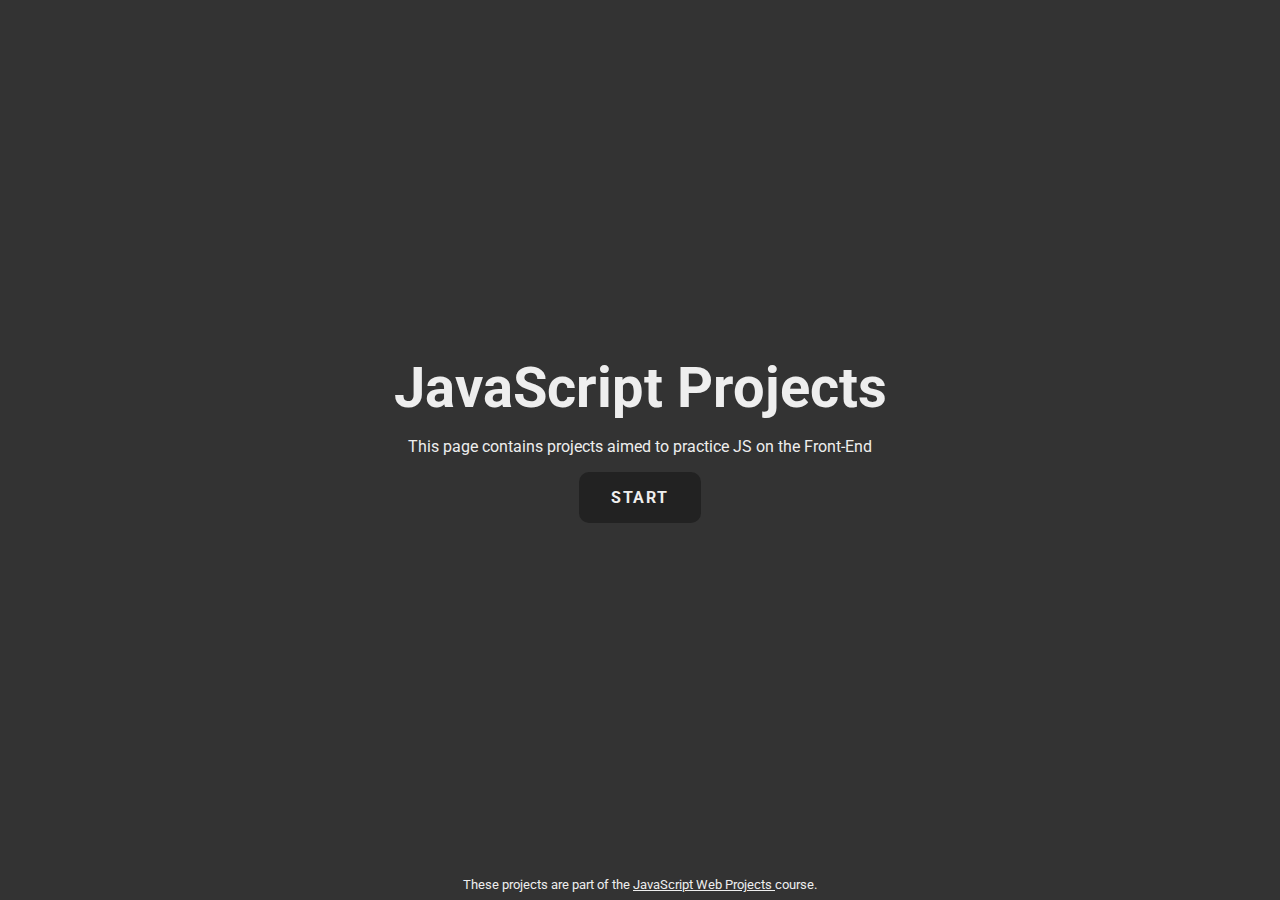
<file: index.html>
<!DOCTYPE html>
<html lang="en">
  <head>
    <meta charset="UTF-8" />
    <meta name="viewport" content="width=device-width, initial-scale=1.0" />
    <link rel="stylesheet" href="./style.css" />
    <title>JavaScript Projects</title>
  </head>
  <body>
    <main>
      <h1>JavaScript Projects</h1>
      <p>This page contains projects aimed to practice JS on the Front-End</p>
      <a href="/01-quote/index.html">Start</a>
    </main>

    <footer>
      These projects are part of the
      <a
        href="https://www.udemy.com/course/javascript-web-projects-to-build-your-portfolio-resume/"
        target="_blank"
      >
        JavaScript Web Projects
      </a>
      course.
    </footer>
  </body>
</html>
</file>
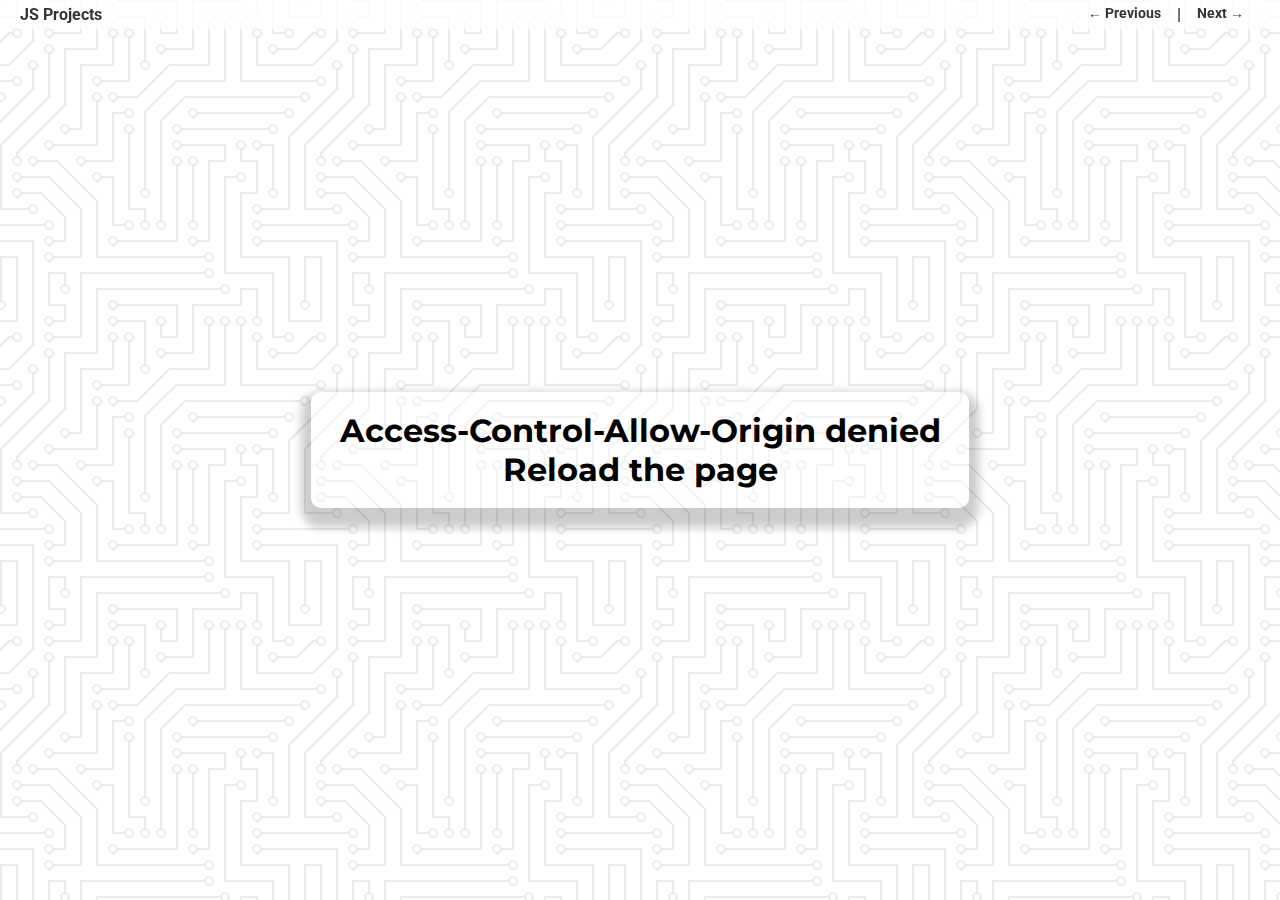
<file: 001-quote/index.html>
<!DOCTYPE html>
<html lang="en">
  <head>
    <meta charset="UTF-8" />
    <meta name="viewport" content="width=device-width, initial-scale=1.0" />
    <title>Quote Generator</title>
    <link
      rel="stylesheet"
      href="https://cdnjs.cloudflare.com/ajax/libs/font-awesome/5.14.0/css/all.min.css"
    />
    <link rel="stylesheet" href="./style.css" />
  </head>
  <body>
    <div class="projects-navigation">
      <h4>JS Projects</h4>
      <ul>
        <a href="../8-music-player/index.html"><li>&larr; Previous</li></a>
        <li>|</li>
        <a href="../02-infinite-scroll/index.html"><li>Next &rarr;</li></a>
      </ul>
    </div>

    <main class="quote-container" id="quote-container">
      <!-- Quote -->
      <div class="quote-text">
        <i class="fas fa-quote-left"></i>
        <span id="quote"></span>
      </div>

      <!-- Author -->
      <div class="quote-author">
        <span id="author"></span>
      </div>

      <div class="btn-container">
        <button class="twitter-btn" id="twitter" title="Tweet This!">
          <i class="fab fa-twitter"></i>
        </button>
        <button id="new-quote">New Quote</button>
      </div>
    </main>

    <!-- Loader -->
    <div class="loader" id="loader"></div>

    <script src="./index.js"></script>
  </body>
</html>
</file>
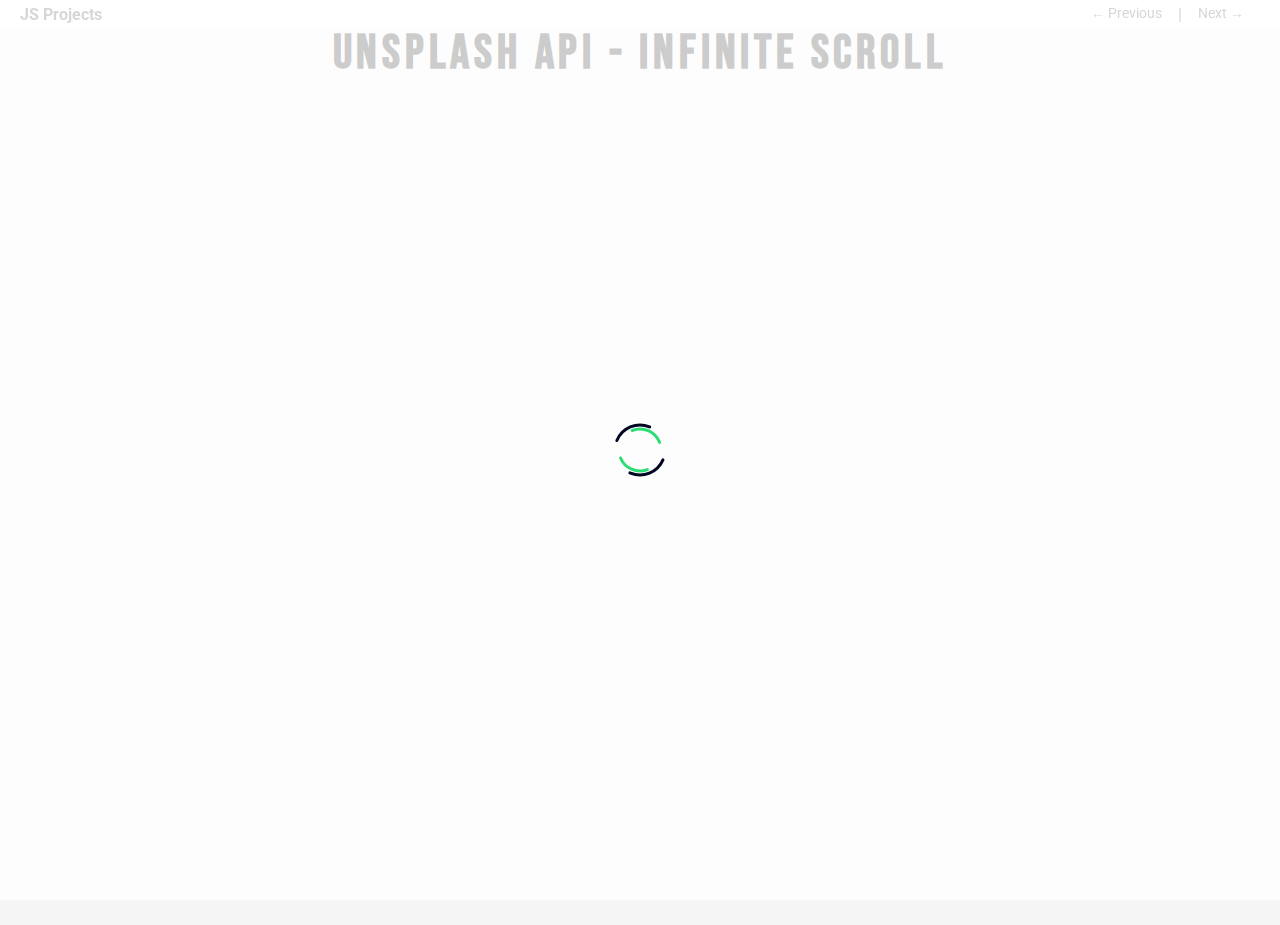
<file: 02-infinite-scroll/index.html>
<!DOCTYPE html>
<html lang="en">
  <head>
    <meta charset="UTF-8" />
    <meta name="viewport" content="width=device-width, initial-scale=1.0" />
    <title>Infinite Scroll</title>
    <link
      rel="stylesheet"
      href="https://cdnjs.cloudflare.com/ajax/libs/font-awesome/5.14.0/css/all.min.css"
    />
    <link rel="stylesheet" href="style.css" />
  </head>
  <body>
    <div class="projects-navigation">
      <h4>JS Projects</h4>
      <ul>
        <a href="../01-quote/index.html"><li>&larr; Previous</li></a>
        <li>|</li>
        <a href="../03-picture-in-picture/index.html"><li>Next &rarr;</li></a>
      </ul>
    </div>

    <h1>Unsplash API - Infinite Scroll</h1>
    <div class="loader" id="loader">
      <img src="./loader.svg" alt="Loading" />
    </div>

    <div class="image-container" id="image-container"></div>

    <script src="./index.js"></script>
  </body>
</html>
</file>
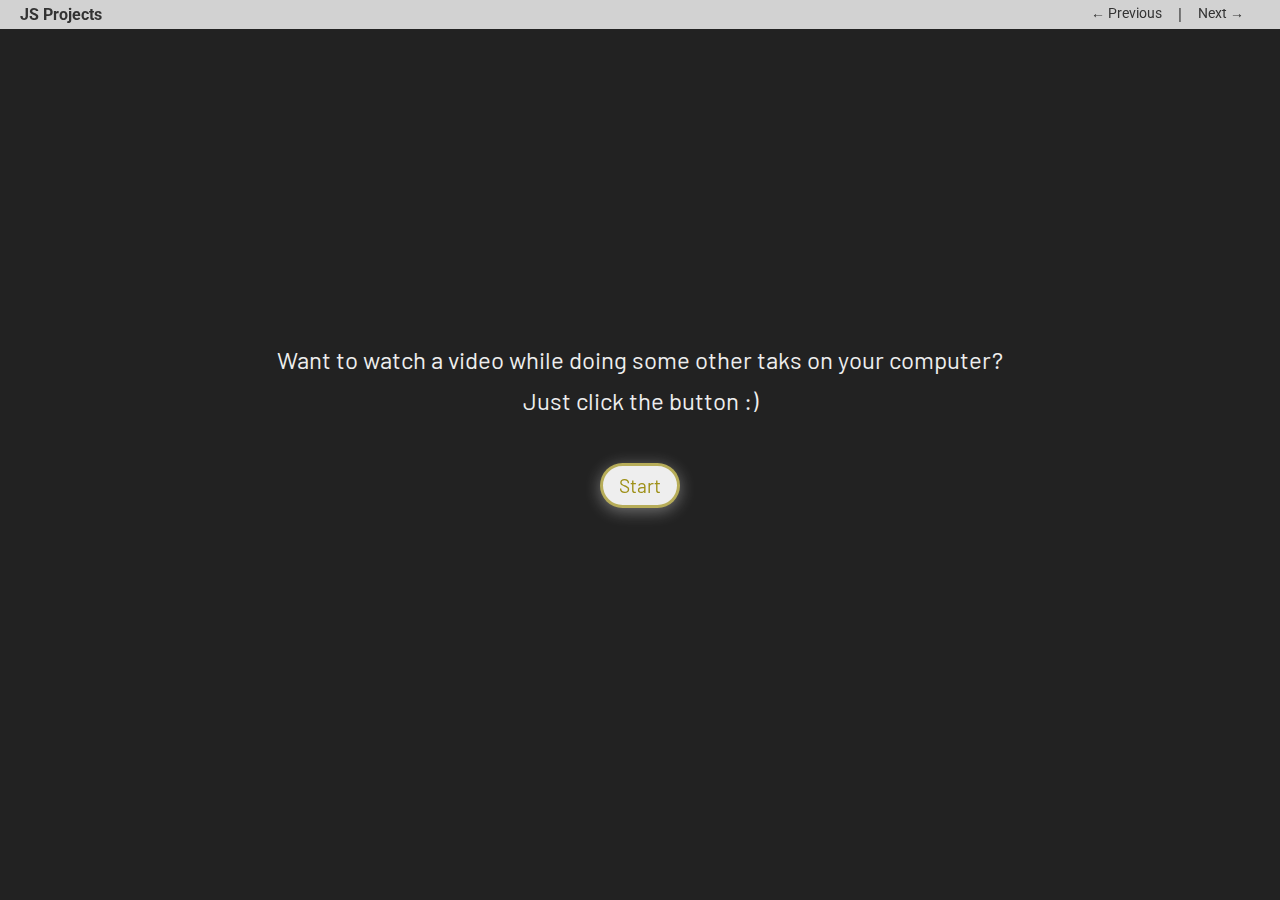
<file: 03-picture-in-picture/index.html>
<!DOCTYPE html>
<html lang="en">
  <head>
    <meta charset="UTF-8" />
    <meta name="viewport" content="width=device-width, initial-scale=1.0" />
    <title>Picture in Picture</title>
    <link rel="stylesheet" href="style.css" />
  </head>
  <body>
    <div class="projects-navigation">
      <h4>JS Projects</h4>
      <ul>
        <a href="../02-infinite-scroll/index.html"><li>&larr; Previous</li></a>
        <li>|</li>
        <a href="../04--joke-generator/index.html"><li>Next &rarr;</li></a>
      </ul>
    </div>

    <p>
      Want to watch a video while doing some other taks on your computer?
      <span>
        Just click the button :)
      </span>
    </p>
    <!-- Video -->
    <video controls id="video" height="360" width="640" hidden></video>
    <!-- Button -->
    <div class="btn-container">
      <button id="btn">Start</button>
    </div>
    <script src="./index.js"></script>
  </body>
</html>
</file>
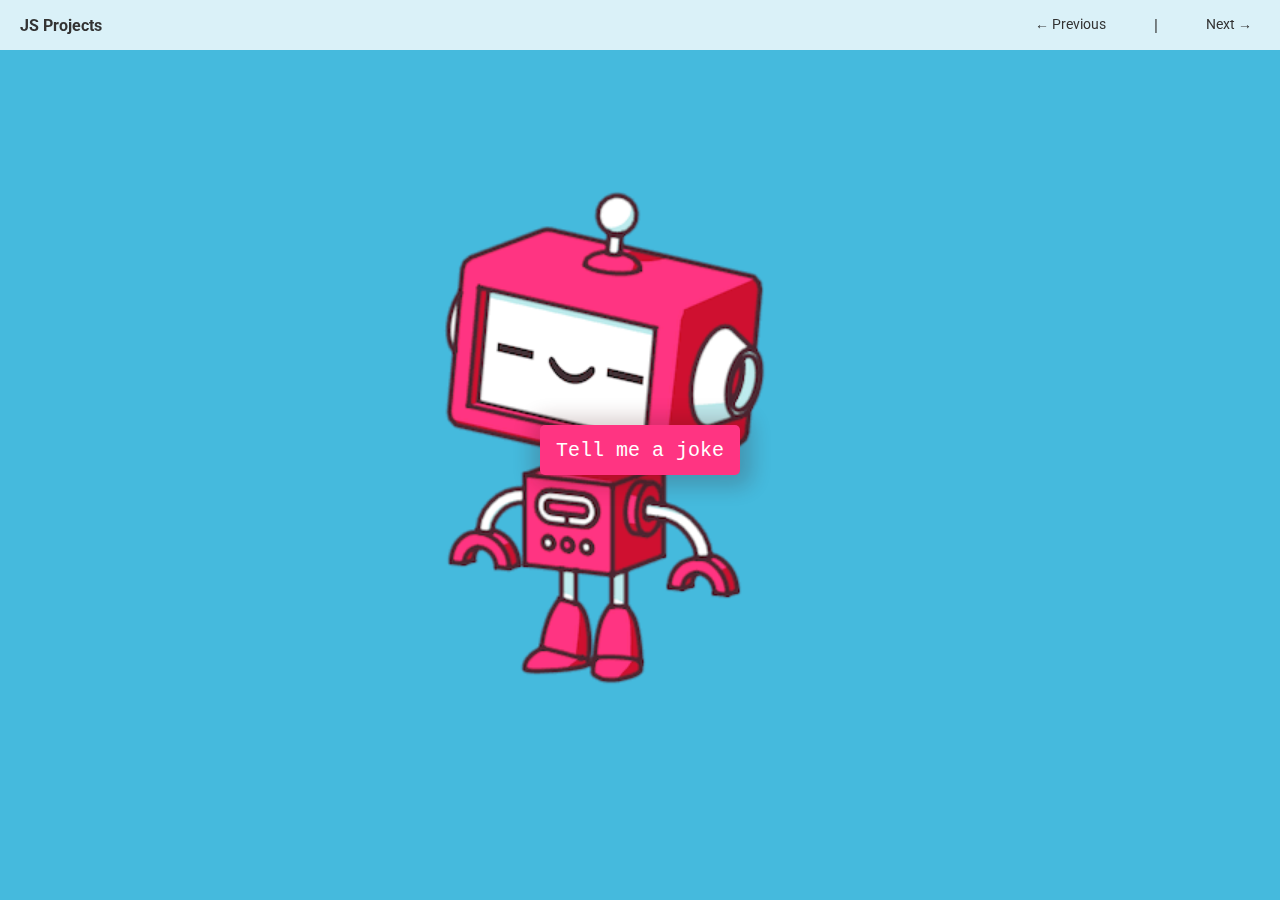
<file: 04--joke-generator/index.html>
<!DOCTYPE html>
<html lang="en">
  <head>
    <meta charset="UTF-8" />
    <meta name="viewport" content="width=device-width, initial-scale=1.0" />
    <title>Joke Teller</title>
    <link rel="stylesheet" href="style.css" />
  </head>
  <body>
    <div class="projects-navigation">
      <h4>JS Projects</h4>
      <ul>
        <a href="../03-picture-in-picture/index.html">
          <li>&larr; Previous</li>
        </a>
        <li>|</li>
        <a href="../05-light-dark-mode/index.html"><li>Next &rarr;</li></a>
      </ul>
    </div>

    <div class="container">
      <button id="btn">Tell me a joke</button>
      <audio id="audio" autoplay controls hidden></audio>
    </div>

    <!-- Script -->
    <script src="voice.js"></script>
    <script src="script.js"></script>
  </body>
</html>
</file>
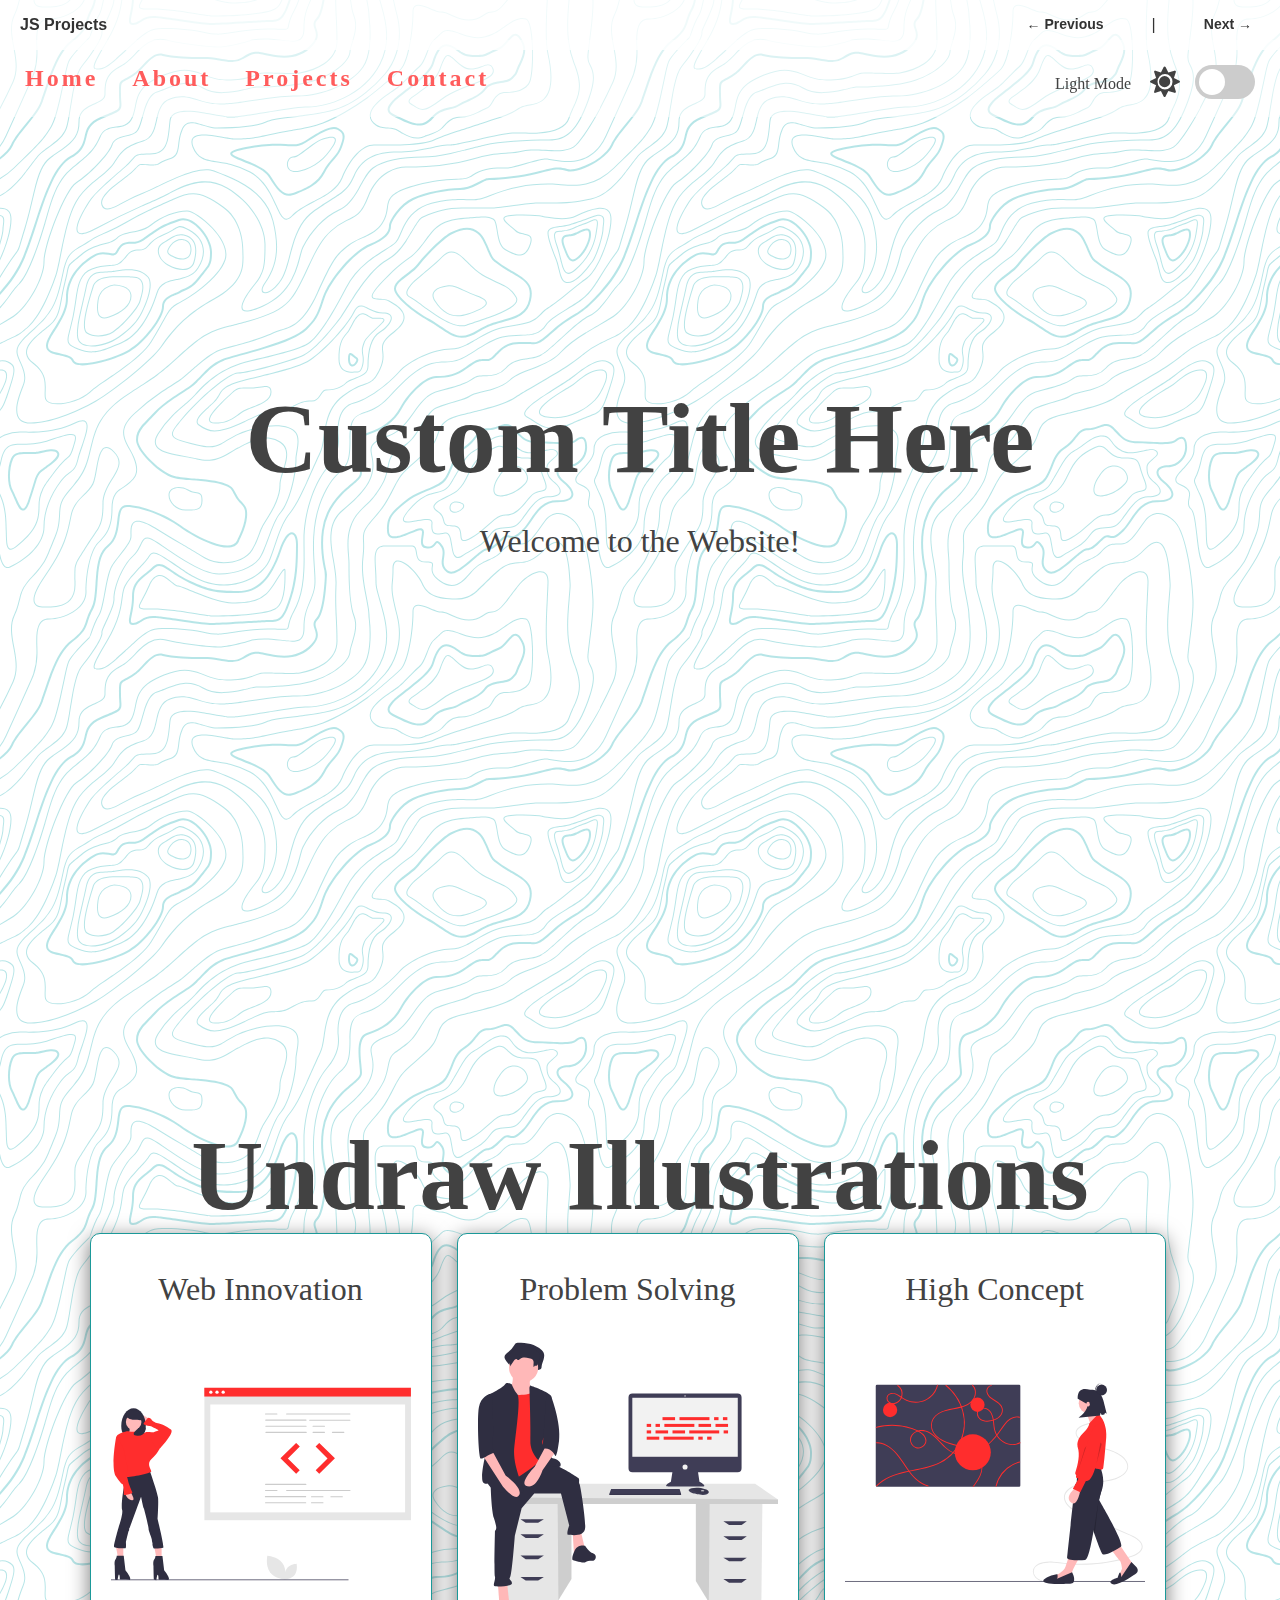
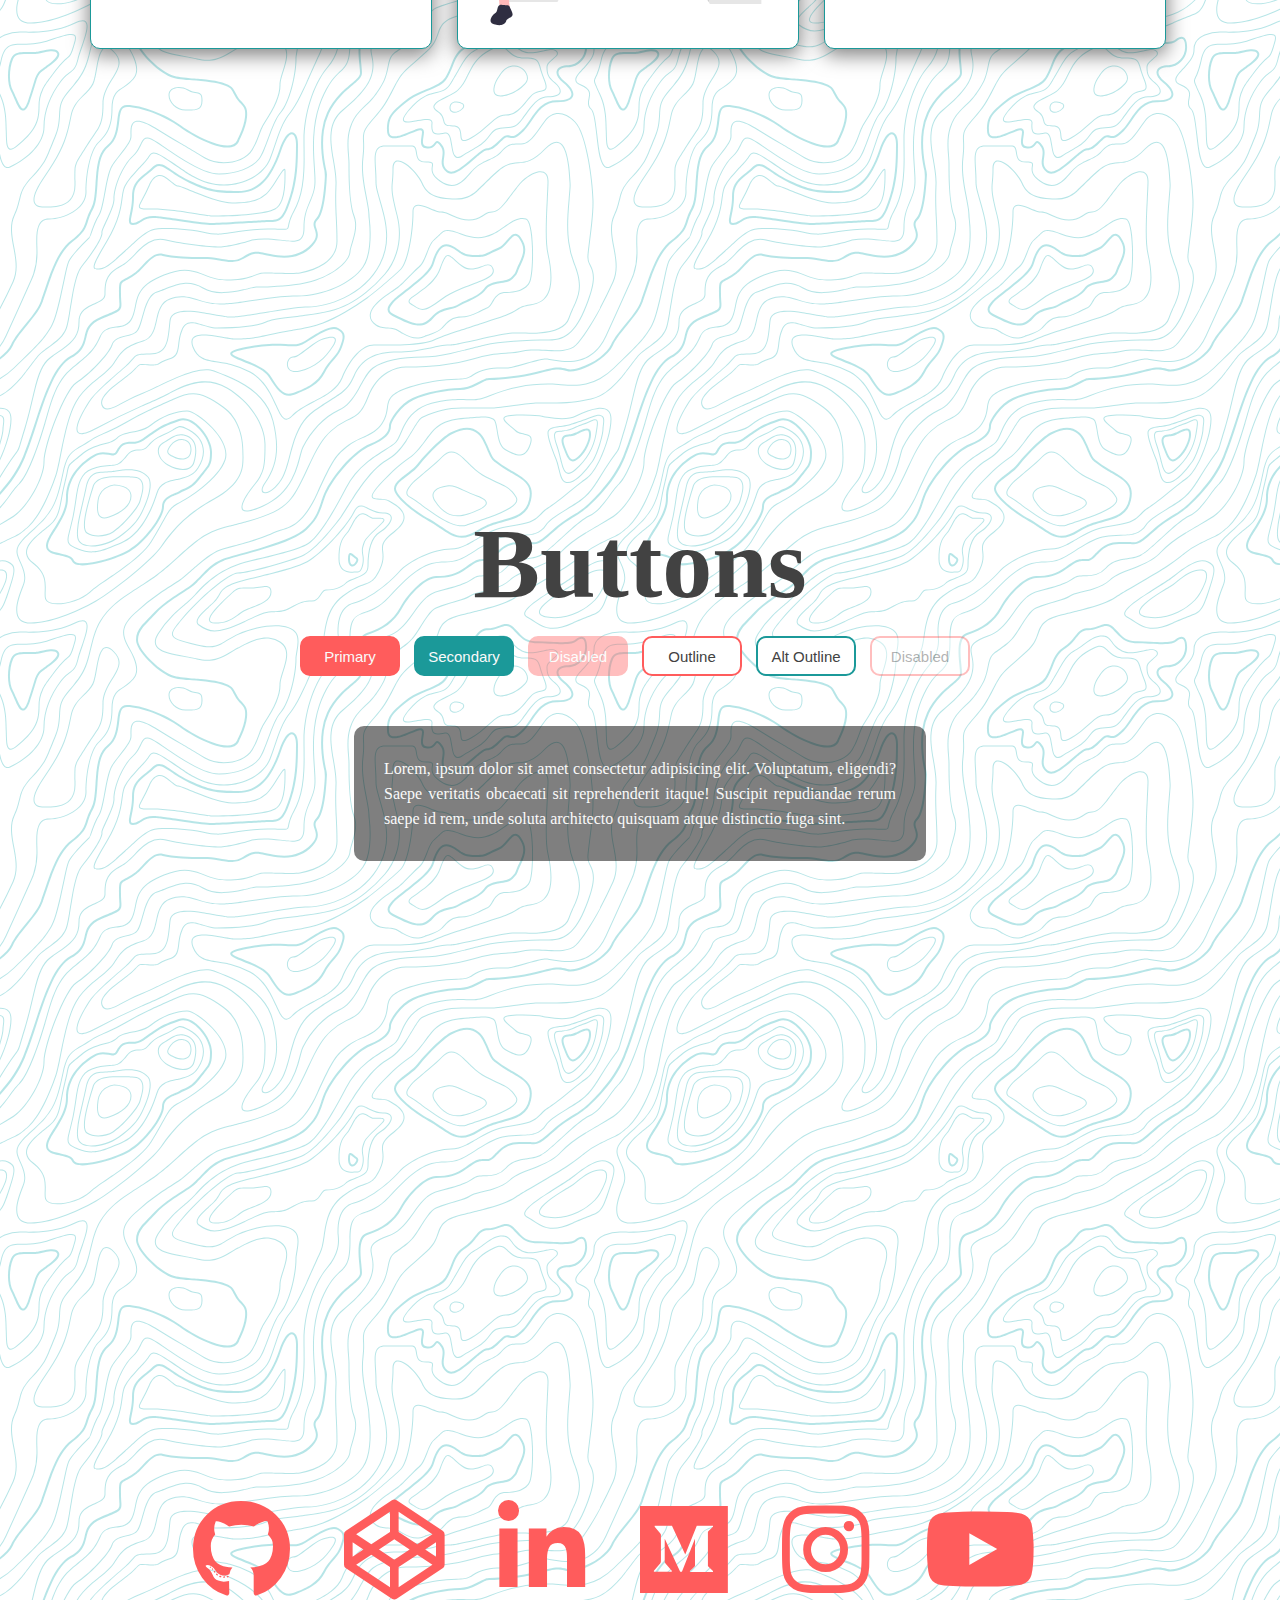
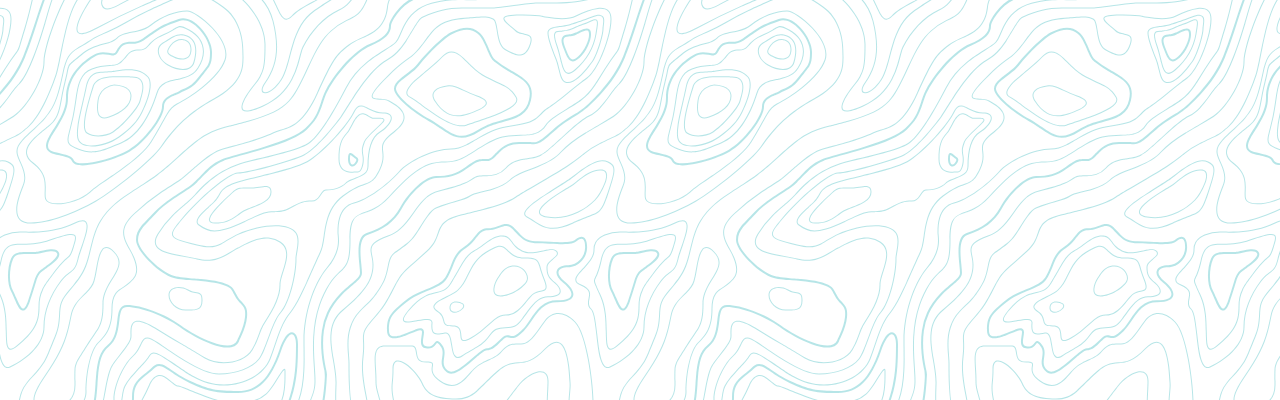
<file: 05-light-dark-mode/index.html>
<!DOCTYPE html>
<html lang="en">
  <head>
    <meta charset="UTF-8" />
    <meta name="viewport" content="width=device-width, initial-scale=1.0" />
    <title>Theme Switcher</title>
    <link rel="icon" type="image/png" href="favicon.png" />
    <link
      rel="stylesheet"
      href="https://cdnjs.cloudflare.com/ajax/libs/font-awesome/5.10.2/css/all.min.css"
    />
    <link rel="stylesheet" href="style.css" />
  </head>
  <body>
    <div class="projects-navigation">
      <h4>JS Projects</h4>
      <ul>
        <a href="../04--joke-generator/index.html"><li>&larr; Previous</li></a>
        <li>|</li>
        <a href="../6-animated-template/index.html"><li>Next &rarr;</li></a>
      </ul>
    </div>

    <!-- THEME SWITCHER -->
    <div class="theme-switch-wrapper">
      <span id="toggle-icon">
        <span class="toggle-text">Light Mode</span>
        <i class="fas fa-sun"></i>
      </span>
      <label class="theme-switch">
        <input type="checkbox" />
        <div class="slider round"></div>
      </label>
    </div>

    <!-- NAVIGATION -->

    <nav id="nav">
      <a href="#home">Home</a>
      <a href="#about">About</a>
      <a href="#projects">Projects</a>
      <a href="#contact">Contact</a>
    </nav>
    <!-- HOME SECTION -->
    <section id="home">
      <div class="title group">
        <h1>Custom Title Here</h1>
        <h2>Welcome to the Website!</h2>
      </div>
    </section>

    <!-- ABOUT SECTION -->
    <section id="about">
      <h1>Undraw Illustrations</h1>
      <div class="about-container">
        <div class="image-container">
          <h2>Web Innovation</h2>
          <img
            src="./img/undraw_proud_coder_light.svg"
            alt="Proud coder"
            id="image1"
          />
        </div>
        <div class="image-container">
          <h2>Problem Solving</h2>
          <img
            src="./img/undraw_feeling_proud_light.svg"
            alt="Proud coder"
            id="image2"
          />
        </div>
        <div class="image-container">
          <h2>High Concept</h2>
          <img
            src="./img/undraw_conceptual_idea_light.svg"
            alt="Proud coder"
            id="image3"
          />
        </div>
      </div>
    </section>

    <!-- PROJECTS SECTION -->
    <section id="projects">
      <h1>Buttons</h1>
      <div class="buttons">
        <button class="primary">Primary</button>
        <button class="secondary">Secondary</button>
        <button class="primary" disabled>Disabled</button>
        <button class="outline">Outline</button>
        <button class="secondary outline">Alt Outline</button>
        <button class="outline" disabled>Disabled</button>
      </div>
      <div class="text-box" id="text-box">
        <p>
          Lorem, ipsum dolor sit amet consectetur adipisicing elit. Voluptatum,
          eligendi? Saepe veritatis obcaecati sit reprehenderit itaque! Suscipit
          repudiandae rerum saepe id rem, unde soluta architecto quisquam atque
          distinctio fuga sint.
        </p>
      </div>
    </section>

    <!-- Contact -->
    <section id="contact">
      <div class="social-icons">
        <i class="fab fa-github"></i>
        <i class="fab fa-codepen"></i>
        <i class="fab fa-linkedin-in"></i>
        <i class="fab fa-medium"></i>
        <i class="fab fa-instagram"></i>
        <i class="fab fa-youtube"></i>
      </div>
    </section>

    <!-- Script -->
    <script src="script.js"></script>
  </body>
</html>
</file>
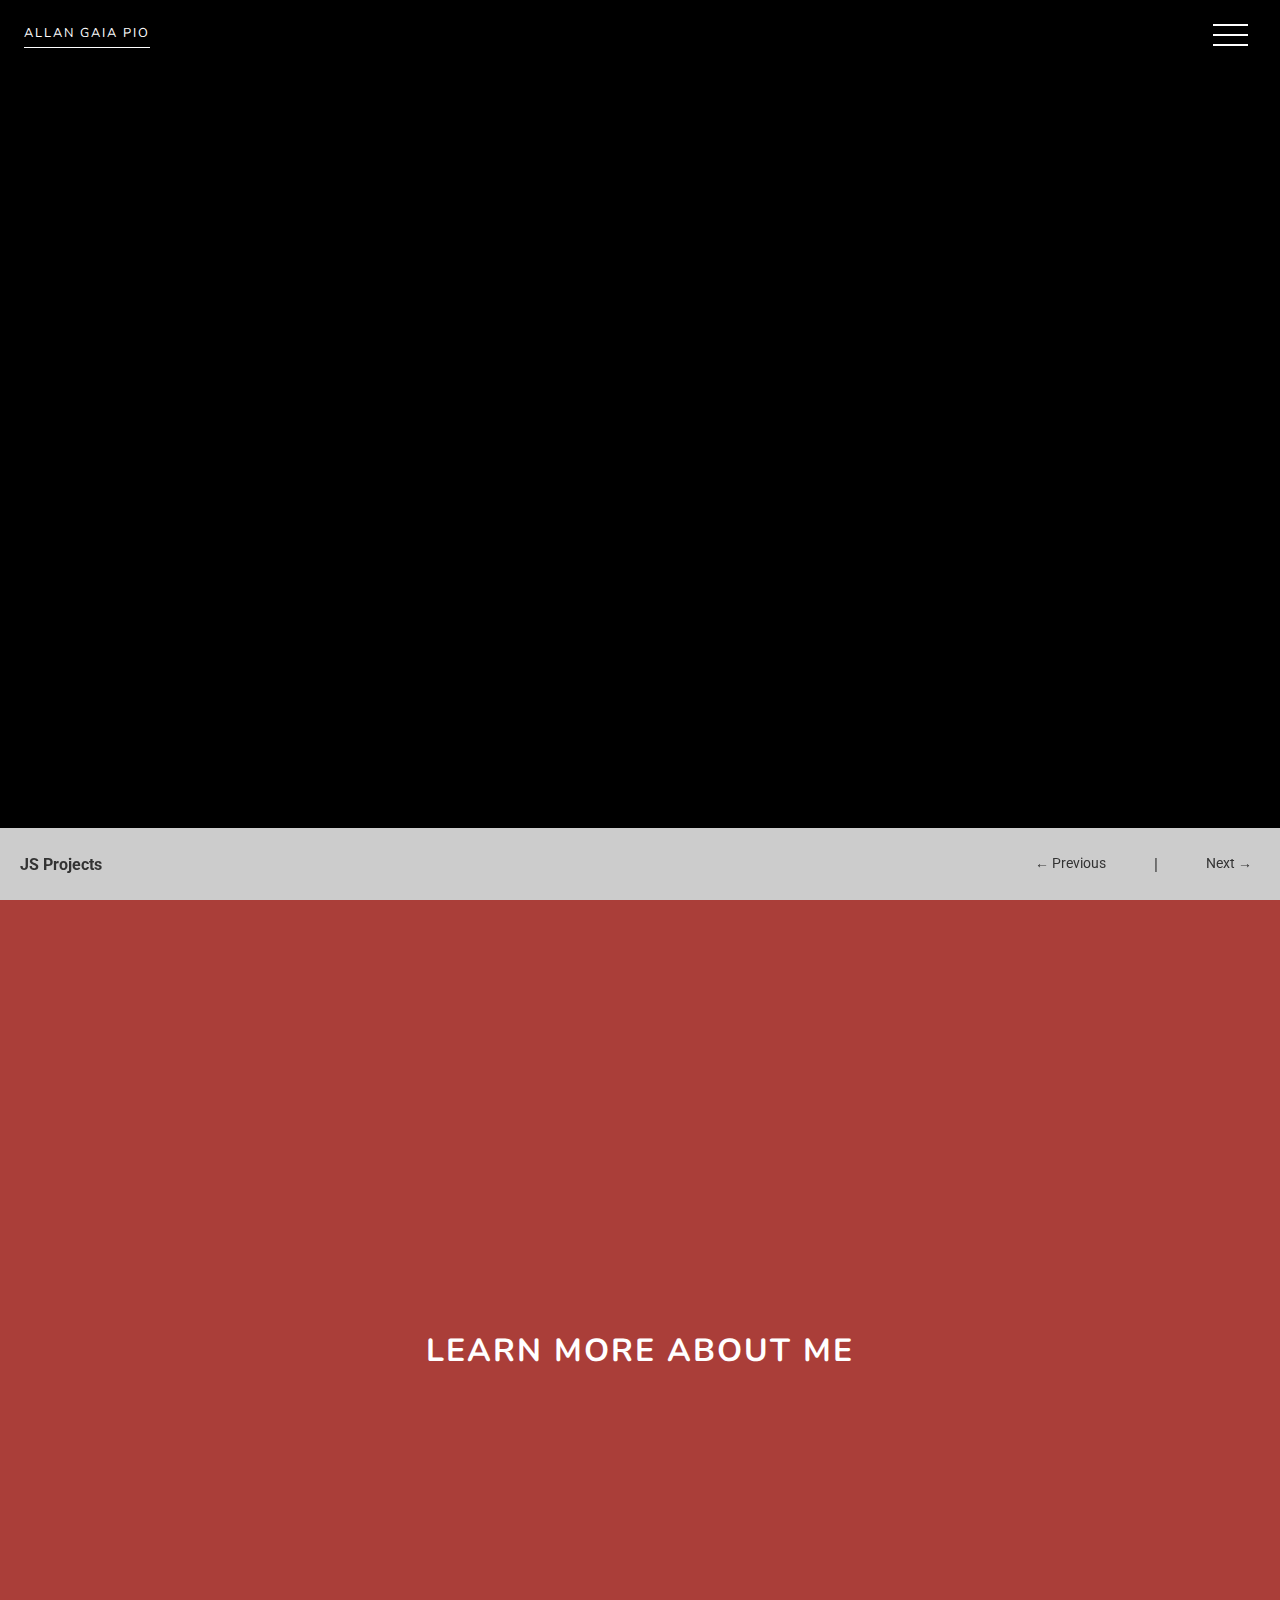
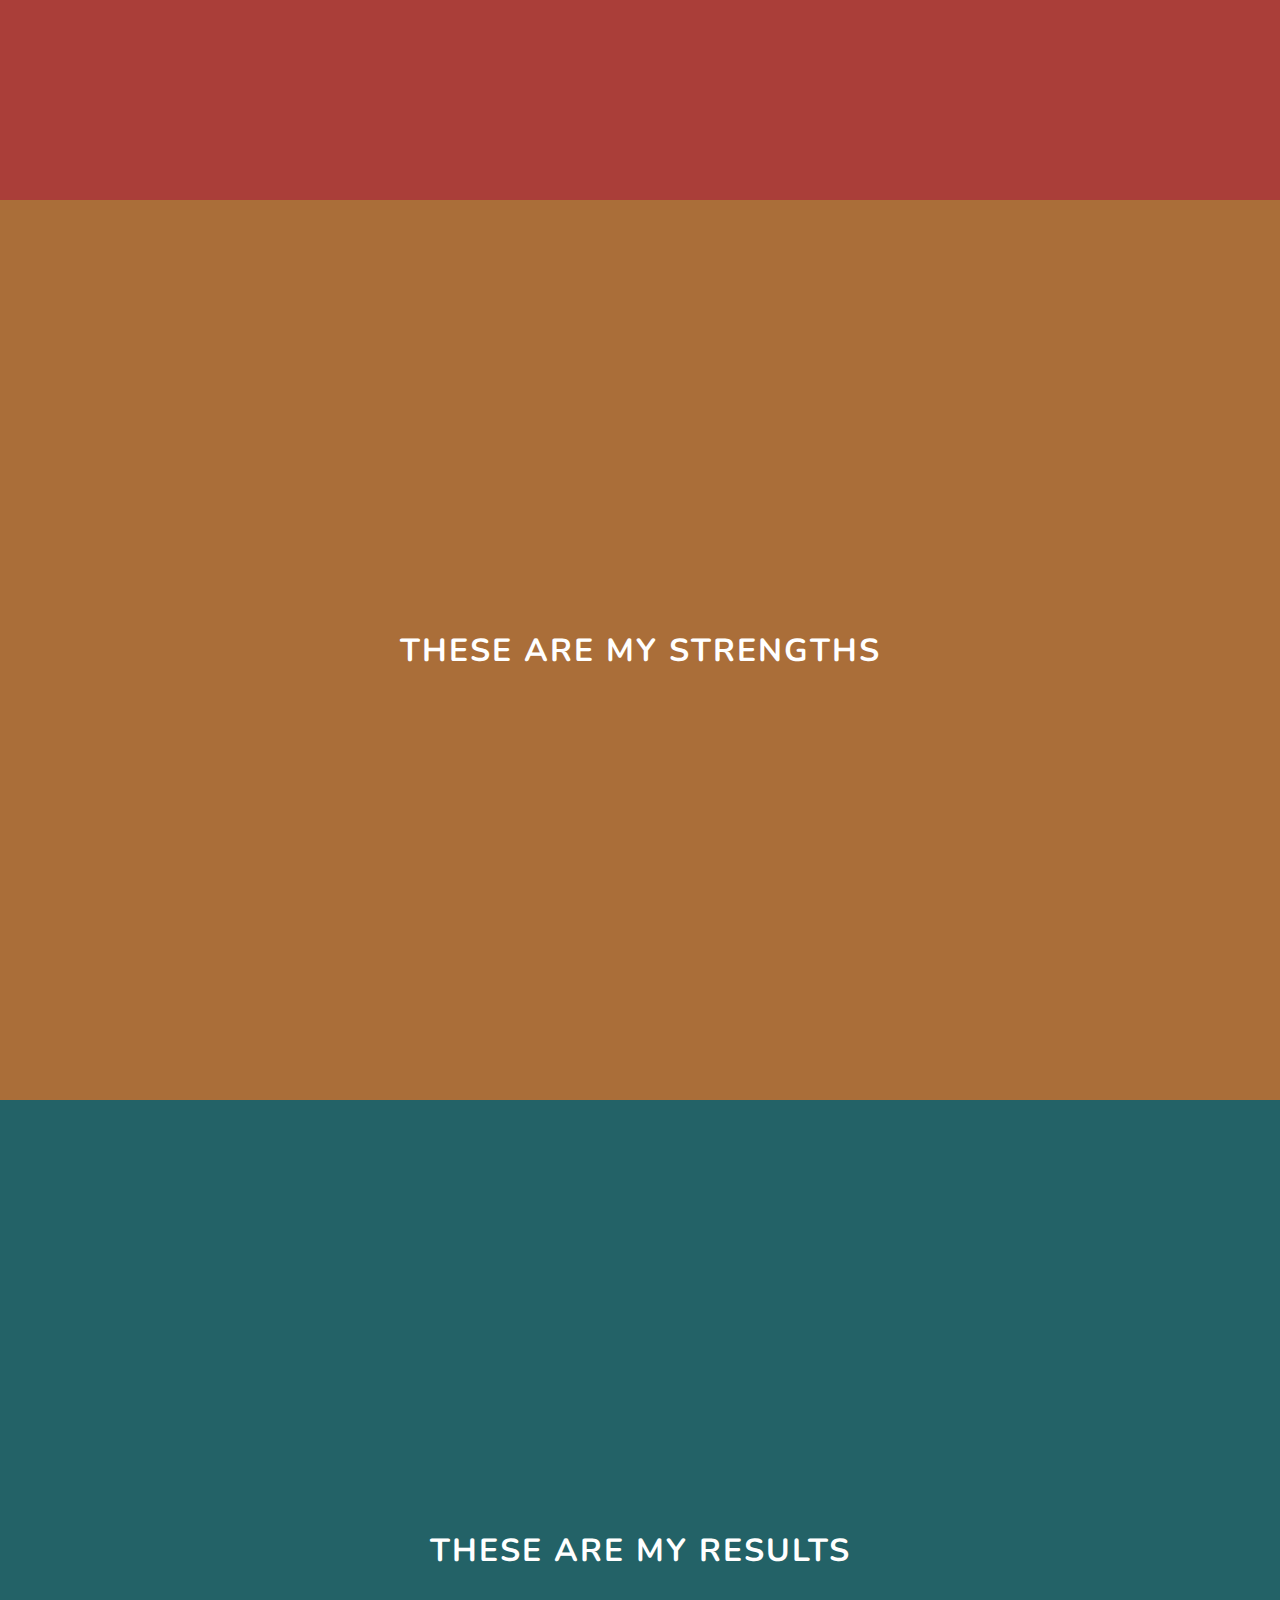
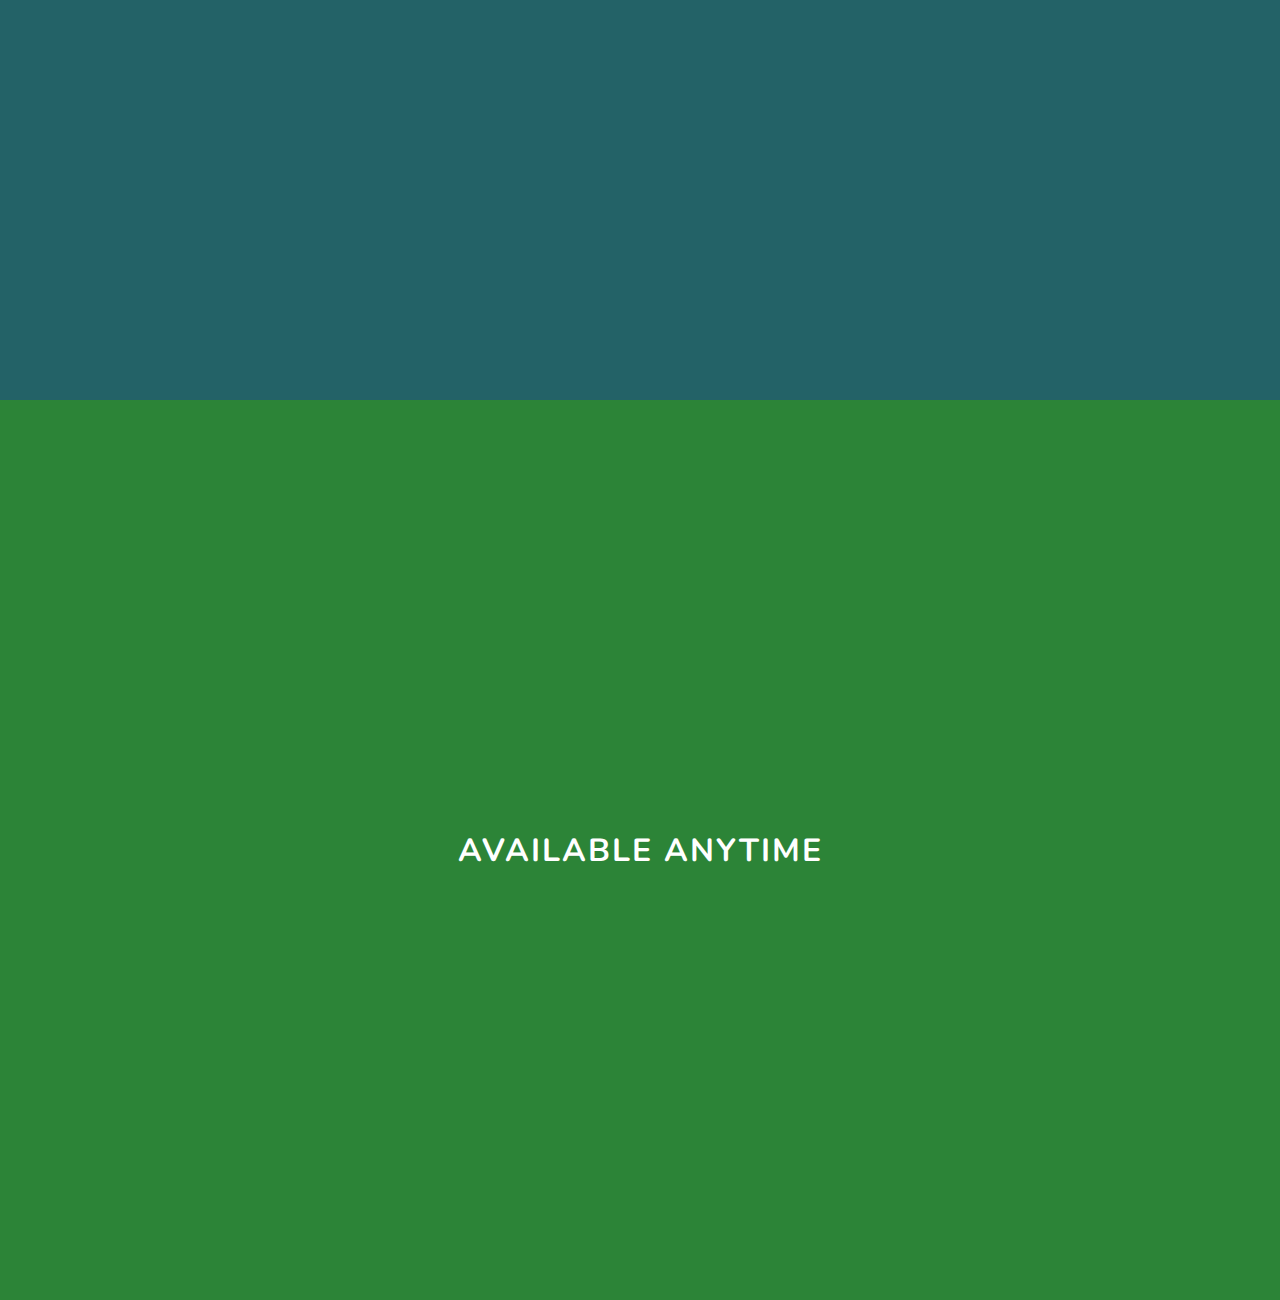
<file: 7-nav-bar/index.html>
<!DOCTYPE html>
<html lang="en">
  <head>
    <meta charset="UTF-8" />
    <meta name="viewport" content="width=device-width, initial-scale=1.0" />
    <title>Animated Navigation</title>
    <link rel="stylesheet" href="style.css" />
  </head>
  <body>
    <div class="projects-navigation">
      <h4>JS Projects</h4>
      <ul>
        <a href="../06-animated-template/index"><li>&larr; Previous</li></a>
        <li>|</li>
        <a href="../8-music-player/index.html"><li>Next &rarr;</li></a>
      </ul>
    </div>
    <!-- Menu Overlay -->
    <div class="overlay overlay-slide-left" id="overlay">
      <!-- Menu items -->
      <nav>
        <ul>
          <li id="nav-1" class="slide-out-1"><a href="#home">Home</a></li>
          <li id="nav-2" class="slide-out-2"><a href="#about">About</a></li>
          <li id="nav-3" class="slide-out-3"><a href="#skills">Skills</a></li>
          <li id="nav-4" class="slide-out-4">
            <a href="#projects">Projects</a>
          </li>
          <li id="nav-5" class="slide-out-5"><a href="#contact">Contact</a></li>
        </ul>
      </nav>
    </div>

    <!-- Menu Bar -->
    <div class="menu-bars" id="menu-bars">
      <div class="bar1"></div>
      <div class="bar2"></div>
      <div class="bar3"></div>
    </div>

    <!-- Sections -->
    <section id="home">
      <a href="https://github.com/allangpio" target="_blank">Allan Gaia Pio</a>
    </section>
    <section id="about"><h1>Learn More About Me</h1></section>
    <section id="skills"><h1>These Are My Strengths</h1></section>
    <section id="projects"><h1>These Are My Results</h1></section>
    <section id="contact"><h1>Available Anytime</h1></section>
    <!-- Script -->
    <script src="script.js"></script>
  </body>
</html>
</file>
<file: style.css>
@import url('https://fonts.googleapis.com/css2?family=Roboto:ital,wght@0,300;0,700;1,400&display=swap');

* {
  margin: 0;
  padding: 0;
  box-sizing: border-box;
}

html {
  font-family: 'Roboto', sans-serif;
}

body {
  height: 100vh;
  background: #333;
  color: #eee;
  display: grid;
  justify-items: center;
  align-items: flex-end;
  text-align: center;
}

h1 {
  margin-bottom: 1rem;
  font-size: 3.5rem;
}

main a {
  text-decoration: none;
  color: #eee;
  text-transform: uppercase;
  font-weight: 700;
  letter-spacing: 0.1em;
  background-color: #222;

  display: block;
  width: min-content;
  padding: 1rem 2rem;
  margin: 1rem auto 0 auto;

  border-radius: 10px;

  transition: background 200ms, color 200ms;
}

main a:hover {
  background: #000;
  color: #ccc;
}

footer {
  font-size: 0.8rem;
  margin-bottom: 0.5rem;
}

footer a {
  color: inherit;
}
</file>
<file: 001-quote/style.css>
@import url('https://fonts.googleapis.com/css2?family=Montserrat:ital,wght@0,300;0,400;0,500;0,600;0,700;0,800;0,900;1,300;1,400;1,500;1,600;1,700;1,800;1,900&display=swap');
@import url('https://fonts.googleapis.com/css2?family=Roboto:ital,wght@0,300;0,700;1,400&display=swap');
*,
*::before,
*::after {
  margin: 0;
  padding: 0;
  box-sizing: border-box;
}

body {
  min-height: 100vh;
  background-color: #ffffff;
  background-image: url("data:image/svg+xml,%3Csvg xmlns='http://www.w3.org/2000/svg' viewBox='0 0 304 304' width='304' height='304'%3E%3Cpath fill='%23000000' fill-opacity='0.08' d='M44.1 224a5 5 0 1 1 0 2H0v-2h44.1zm160 48a5 5 0 1 1 0 2H82v-2h122.1zm57.8-46a5 5 0 1 1 0-2H304v2h-42.1zm0 16a5 5 0 1 1 0-2H304v2h-42.1zm6.2-114a5 5 0 1 1 0 2h-86.2a5 5 0 1 1 0-2h86.2zm-256-48a5 5 0 1 1 0 2H0v-2h12.1zm185.8 34a5 5 0 1 1 0-2h86.2a5 5 0 1 1 0 2h-86.2zM258 12.1a5 5 0 1 1-2 0V0h2v12.1zm-64 208a5 5 0 1 1-2 0v-54.2a5 5 0 1 1 2 0v54.2zm48-198.2V80h62v2h-64V21.9a5 5 0 1 1 2 0zm16 16V64h46v2h-48V37.9a5 5 0 1 1 2 0zm-128 96V208h16v12.1a5 5 0 1 1-2 0V210h-16v-76.1a5 5 0 1 1 2 0zm-5.9-21.9a5 5 0 1 1 0 2H114v48H85.9a5 5 0 1 1 0-2H112v-48h12.1zm-6.2 130a5 5 0 1 1 0-2H176v-74.1a5 5 0 1 1 2 0V242h-60.1zm-16-64a5 5 0 1 1 0-2H114v48h10.1a5 5 0 1 1 0 2H112v-48h-10.1zM66 284.1a5 5 0 1 1-2 0V274H50v30h-2v-32h18v12.1zM236.1 176a5 5 0 1 1 0 2H226v94h48v32h-2v-30h-48v-98h12.1zm25.8-30a5 5 0 1 1 0-2H274v44.1a5 5 0 1 1-2 0V146h-10.1zm-64 96a5 5 0 1 1 0-2H208v-80h16v-14h-42.1a5 5 0 1 1 0-2H226v18h-16v80h-12.1zm86.2-210a5 5 0 1 1 0 2H272V0h2v32h10.1zM98 101.9V146H53.9a5 5 0 1 1 0-2H96v-42.1a5 5 0 1 1 2 0zM53.9 34a5 5 0 1 1 0-2H80V0h2v34H53.9zm60.1 3.9V66H82v64H69.9a5 5 0 1 1 0-2H80V64h32V37.9a5 5 0 1 1 2 0zM101.9 82a5 5 0 1 1 0-2H128V37.9a5 5 0 1 1 2 0V82h-28.1zm16-64a5 5 0 1 1 0-2H146v44.1a5 5 0 1 1-2 0V18h-26.1zm102.2 270a5 5 0 1 1 0 2H98v14h-2v-16h124.1zM242 149.9V160h16v34h-16v62h48v48h-2v-46h-48v-66h16v-30h-16v-12.1a5 5 0 1 1 2 0zM53.9 18a5 5 0 1 1 0-2H64V2H48V0h18v18H53.9zm112 32a5 5 0 1 1 0-2H192V0h50v2h-48v48h-28.1zm-48-48a5 5 0 0 1-9.8-2h2.07a3 3 0 1 0 5.66 0H178v34h-18V21.9a5 5 0 1 1 2 0V32h14V2h-58.1zm0 96a5 5 0 1 1 0-2H137l32-32h39V21.9a5 5 0 1 1 2 0V66h-40.17l-32 32H117.9zm28.1 90.1a5 5 0 1 1-2 0v-76.51L175.59 80H224V21.9a5 5 0 1 1 2 0V82h-49.59L146 112.41v75.69zm16 32a5 5 0 1 1-2 0v-99.51L184.59 96H300.1a5 5 0 0 1 3.9-3.9v2.07a3 3 0 0 0 0 5.66v2.07a5 5 0 0 1-3.9-3.9H185.41L162 121.41v98.69zm-144-64a5 5 0 1 1-2 0v-3.51l48-48V48h32V0h2v50H66v55.41l-48 48v2.69zM50 53.9v43.51l-48 48V208h26.1a5 5 0 1 1 0 2H0v-65.41l48-48V53.9a5 5 0 1 1 2 0zm-16 16V89.41l-34 34v-2.82l32-32V69.9a5 5 0 1 1 2 0zM12.1 32a5 5 0 1 1 0 2H9.41L0 43.41V40.6L8.59 32h3.51zm265.8 18a5 5 0 1 1 0-2h18.69l7.41-7.41v2.82L297.41 50H277.9zm-16 160a5 5 0 1 1 0-2H288v-71.41l16-16v2.82l-14 14V210h-28.1zm-208 32a5 5 0 1 1 0-2H64v-22.59L40.59 194H21.9a5 5 0 1 1 0-2H41.41L66 216.59V242H53.9zm150.2 14a5 5 0 1 1 0 2H96v-56.6L56.6 162H37.9a5 5 0 1 1 0-2h19.5L98 200.6V256h106.1zm-150.2 2a5 5 0 1 1 0-2H80v-46.59L48.59 178H21.9a5 5 0 1 1 0-2H49.41L82 208.59V258H53.9zM34 39.8v1.61L9.41 66H0v-2h8.59L32 40.59V0h2v39.8zM2 300.1a5 5 0 0 1 3.9 3.9H3.83A3 3 0 0 0 0 302.17V256h18v48h-2v-46H2v42.1zM34 241v63h-2v-62H0v-2h34v1zM17 18H0v-2h16V0h2v18h-1zm273-2h14v2h-16V0h2v16zm-32 273v15h-2v-14h-14v14h-2v-16h18v1zM0 92.1A5.02 5.02 0 0 1 6 97a5 5 0 0 1-6 4.9v-2.07a3 3 0 1 0 0-5.66V92.1zM80 272h2v32h-2v-32zm37.9 32h-2.07a3 3 0 0 0-5.66 0h-2.07a5 5 0 0 1 9.8 0zM5.9 0A5.02 5.02 0 0 1 0 5.9V3.83A3 3 0 0 0 3.83 0H5.9zm294.2 0h2.07A3 3 0 0 0 304 3.83V5.9a5 5 0 0 1-3.9-5.9zm3.9 300.1v2.07a3 3 0 0 0-1.83 1.83h-2.07a5 5 0 0 1 3.9-3.9zM97 100a3 3 0 1 0 0-6 3 3 0 0 0 0 6zm0-16a3 3 0 1 0 0-6 3 3 0 0 0 0 6zm16 16a3 3 0 1 0 0-6 3 3 0 0 0 0 6zm16 16a3 3 0 1 0 0-6 3 3 0 0 0 0 6zm0 16a3 3 0 1 0 0-6 3 3 0 0 0 0 6zm-48 32a3 3 0 1 0 0-6 3 3 0 0 0 0 6zm16 16a3 3 0 1 0 0-6 3 3 0 0 0 0 6zm32 48a3 3 0 1 0 0-6 3 3 0 0 0 0 6zm-16 16a3 3 0 1 0 0-6 3 3 0 0 0 0 6zm32-16a3 3 0 1 0 0-6 3 3 0 0 0 0 6zm0-32a3 3 0 1 0 0-6 3 3 0 0 0 0 6zm16 32a3 3 0 1 0 0-6 3 3 0 0 0 0 6zm32 16a3 3 0 1 0 0-6 3 3 0 0 0 0 6zm0-16a3 3 0 1 0 0-6 3 3 0 0 0 0 6zm-16-64a3 3 0 1 0 0-6 3 3 0 0 0 0 6zm16 0a3 3 0 1 0 0-6 3 3 0 0 0 0 6zm16 96a3 3 0 1 0 0-6 3 3 0 0 0 0 6zm0 16a3 3 0 1 0 0-6 3 3 0 0 0 0 6zm16 16a3 3 0 1 0 0-6 3 3 0 0 0 0 6zm16-144a3 3 0 1 0 0-6 3 3 0 0 0 0 6zm0 32a3 3 0 1 0 0-6 3 3 0 0 0 0 6zm16-32a3 3 0 1 0 0-6 3 3 0 0 0 0 6zm16-16a3 3 0 1 0 0-6 3 3 0 0 0 0 6zm-96 0a3 3 0 1 0 0-6 3 3 0 0 0 0 6zm0 16a3 3 0 1 0 0-6 3 3 0 0 0 0 6zm16-32a3 3 0 1 0 0-6 3 3 0 0 0 0 6zm96 0a3 3 0 1 0 0-6 3 3 0 0 0 0 6zm-16-64a3 3 0 1 0 0-6 3 3 0 0 0 0 6zm16-16a3 3 0 1 0 0-6 3 3 0 0 0 0 6zm-32 0a3 3 0 1 0 0-6 3 3 0 0 0 0 6zm0-16a3 3 0 1 0 0-6 3 3 0 0 0 0 6zm-16 0a3 3 0 1 0 0-6 3 3 0 0 0 0 6zm-16 0a3 3 0 1 0 0-6 3 3 0 0 0 0 6zm-16 0a3 3 0 1 0 0-6 3 3 0 0 0 0 6zM49 36a3 3 0 1 0 0-6 3 3 0 0 0 0 6zm-32 0a3 3 0 1 0 0-6 3 3 0 0 0 0 6zm32 16a3 3 0 1 0 0-6 3 3 0 0 0 0 6zM33 68a3 3 0 1 0 0-6 3 3 0 0 0 0 6zm16-48a3 3 0 1 0 0-6 3 3 0 0 0 0 6zm0 240a3 3 0 1 0 0-6 3 3 0 0 0 0 6zm16 32a3 3 0 1 0 0-6 3 3 0 0 0 0 6zm-16-64a3 3 0 1 0 0-6 3 3 0 0 0 0 6zm0 16a3 3 0 1 0 0-6 3 3 0 0 0 0 6zm-16-32a3 3 0 1 0 0-6 3 3 0 0 0 0 6zm80-176a3 3 0 1 0 0-6 3 3 0 0 0 0 6zm16 0a3 3 0 1 0 0-6 3 3 0 0 0 0 6zm-16-16a3 3 0 1 0 0-6 3 3 0 0 0 0 6zm32 48a3 3 0 1 0 0-6 3 3 0 0 0 0 6zm16-16a3 3 0 1 0 0-6 3 3 0 0 0 0 6zm0-32a3 3 0 1 0 0-6 3 3 0 0 0 0 6zm112 176a3 3 0 1 0 0-6 3 3 0 0 0 0 6zm-16 16a3 3 0 1 0 0-6 3 3 0 0 0 0 6zm0 16a3 3 0 1 0 0-6 3 3 0 0 0 0 6zm0 16a3 3 0 1 0 0-6 3 3 0 0 0 0 6zM17 180a3 3 0 1 0 0-6 3 3 0 0 0 0 6zm0 16a3 3 0 1 0 0-6 3 3 0 0 0 0 6zm0-32a3 3 0 1 0 0-6 3 3 0 0 0 0 6zm16 0a3 3 0 1 0 0-6 3 3 0 0 0 0 6zM17 84a3 3 0 1 0 0-6 3 3 0 0 0 0 6zm32 64a3 3 0 1 0 0-6 3 3 0 0 0 0 6zm16-16a3 3 0 1 0 0-6 3 3 0 0 0 0 6z'%3E%3C/path%3E%3C/svg%3E");

  font-family: 'Montserrat', sans-serif;
  color: #000;
  font-weight: 700;
  text-align: center;

  display: flex;
  align-items: center;
  justify-content: center;
}

.projects-navigation {
  font-family: Roboto, sans-serif;
  position: fixed;
  top: 0;
  left: 0;
  width: 100vw;
  height: min-content;
  display: flex;
  justify-content: space-between;
  align-items: center;
  padding: 5px 20px;

  background-color: rgba(255, 255, 255, 0.8);

  color: #333;
}

.projects-navigation h4 {
  justify-self: start;
}

.projects-navigation ul {
  list-style: none;
  display: flex;
}

.projects-navigation a {
  margin: 0 1rem;
  text-decoration: none;
  color: inherit;
  font-size: 14px;
}

.projects-navigation a:hover {
  text-decoration: underline;
}

@media screen and (max-width: 400px) {
  .projects-navigation {
    font-size: 10px;
  }
  .projects-navigation a {
    font-size: 10px;
  }
}

.quote-container {
  border-radius: 10px;
  box-shadow: 0 10px 10px 10px rgba(0, 0, 0, 0.2);

  background-color: rgba(255, 255, 255, 0.4);

  padding: 1.2rem 1.8rem;
  width: auto;
  max-width: 900px;
}

.quote-text {
  font-size: 2.75rem;
}

.long-quote {
  font-size: 2rem;
}

.fa-quote-left {
  font-size: 3.5rem;
}

.quote-author {
  margin-top: 15px;
  font-size: 2rem;
  font-weight: 400;
  font-style: italic;
}

.btn-container {
  display: flex;
  justify-content: space-between;

  margin-top: 15px;
}

button {
  height: 2.5rem;
  padding: 0.5rem 1.8rem;
  border: 0.1px solid rgba(121, 121, 121, 0.5);
  border-radius: 10px;
  outline: none;
  box-shadow: 0 0.3rem 0.8rem rgba(121, 121, 121, 0.5);

  background-color: transparent;
  color: black;

  font-size: 1.2rem;
  cursor: pointer;
}

button:hover {
  filter: brightness(110%);
}

button:active {
  transform: translateY(0.15rem);
  box-shadow: 0 0.1rem rgba(255, 255, 255, 0.65);
}

.twitter-btn:hover {
  color: #38a1f3;
}

.fa-twitter {
  font-size: 1.5rem;
}

/* Loader */
.loader {
  border: 16px solid #f3f3f3; /* Light grey */
  border-top: 16px solid #333; /* Blue */
  border-radius: 50%;
  width: 120px;
  height: 120px;
  animation: spin 2s linear infinite;
}

@keyframes spin {
  0% {
    transform: rotate(0deg);
  }
  100% {
    transform: rotate(360deg);
  }
}

/* Media Query: Tablet or Smaller */
@media screen and (max-width: 1000px) {
  .quote-container {
    margin: auto 10px;
  }

  .quote-text {
    font-size: 2.5rem;
  }
}
</file>
<file: 02-infinite-scroll/style.css>
@import url('https://fonts.googleapis.com/css2?family=Bebas+Neue&display=swap');
@import url('https://fonts.googleapis.com/css2?family=Roboto:ital,wght@0,300;0,700;1,400&display=swap');

*,
*::before,
*::after {
  margin: 0;
  padding: 0;
  box-sizing: border-box;
}

body {
  min-height: 100vh;
  background-color: whitesmoke;

  font-family: 'Bebas Neue', sans-serif;
}

.projects-navigation {
  font-family: Roboto, sans-serif;
  position: fixed;
  top: 0;
  left: 0;
  width: 100vw;
  height: min-content;
  display: flex;
  justify-content: space-between;
  align-items: center;
  padding: 5px 20px;

  background-color: rgba(255, 255, 255, 0.8);

  color: #333;
}

.projects-navigation h4 {
  justify-self: start;
}

.projects-navigation ul {
  list-style: none;
  display: flex;
}

.projects-navigation a {
  margin: 0 1rem;
  text-decoration: none;
  color: inherit;
  font-size: 14px;
}

.projects-navigation a:hover {
  text-decoration: underline;
}

h1 {
  text-align: center;
  margin: 25px 0 15px 0;
  font-size: 3rem;
  letter-spacing: 0.1em;
}

/* LOADER */

.loader {
  position: fixed;
  top: 0;
  left: 0;
  bottom: 0;
  right: 0;

  background-color: rgba(255, 255, 255, 0.8);
}

.loader img {
  position: fixed;
  top: 50%;
  left: 50%;
  transform: translate(-50%, -50%);
}

/* IMAGE CONTAINER */

.image-container {
  margin: 10px 30%;
}

.image-container img {
  width: 100%;
  margin-top: 5px;
}

/* MEDIA QUERIES: LARGE SMARTPHONE */

@media screen and (max-width: 600px) {
  h1 {
    font-size: 1.5rem;
  }

  .image-container {
    margin: 15px;
  }
}
</file>
<file: 03-picture-in-picture/style.css>
@import url('https://fonts.googleapis.com/css2?family=Barlow:wght@300;400&display=swap');
@import url('https://fonts.googleapis.com/css2?family=Roboto:ital,wght@0,300;0,700;1,400&display=swap');

*,
*::before,
*::after {
  margin: 0;
  padding: 0;
  box-sizing: border-box;
}

body {
  font-family: 'Barlow', sans-serif;
  color: #eee;
  text-align: center;
  height: 100vh;
  overflow: hidden;
  margin-top: -2rem;

  display: flex;
  justify-content: center;
  align-items: center;
  flex-direction: column;

  background-color: #222;
}

.projects-navigation {
  font-family: Roboto, sans-serif;
  position: fixed;
  top: 0;
  left: 0;
  width: 100vw;
  height: min-content;
  display: flex;
  justify-content: space-between;
  align-items: center;
  padding: 5px 20px;

  background-color: rgba(255, 255, 255, 0.8);

  color: #333;
}

.projects-navigation h4 {
  justify-self: start;
}

.projects-navigation ul {
  list-style: none;
  display: flex;
}

.projects-navigation a {
  margin: 0 1rem;
  text-decoration: none;
  color: inherit;
  font-size: 14px;
}

.projects-navigation a:hover {
  text-decoration: underline;
}

p {
  font-size: 1.5rem;
  min-width: 350px;
  width: 65%;

  margin: 1rem auto 3rem auto;
}

span {
  display: block;
  margin-top: 0.75rem;
}

button {
  font-family: 'Barlow', sans-serif;
  color: rgb(158, 144, 22);
  font-size: 1.2rem;

  border: 3px solid rgba(158, 144, 22, 0.692);
  border-radius: 100px;
  outline: none;

  background: #eee;
  box-shadow: 0 0.2rem 1rem 0.01rem rgba(238, 238, 238, 0.4);

  padding: 0.5rem 1rem;

  cursor: pointer;
  transition: all 0.5s ease;
  backface-visibility: hidden;
}

button:hover {
  color: rgb(238, 238, 238);
  border: 3px solid rgb(238, 238, 238);
  background: rgb(158, 144, 22);
}

button:active {
  transform: translateY(2px);
  box-shadow: 0 0.1rem 0.5rem 0.01rem rgba(238, 238, 238, 0.4);
}
</file>
<file: 04--joke-generator/style.css>
/* ROBOT.GIF from Giphy - https://giphy.com/gifs/robot-cinema-4d-eyedesyn-3o7abtn7DuREEpsyWY */
@import url('https://fonts.googleapis.com/css2?family=Roboto:ital,wght@0,300;0,700;1,400&display=swap');

html {
  box-sizing: border-box;
}

body {
  margin: 0;
  padding: 0;
  height: 100vh;

  background: #45badd;
}

.projects-navigation {
  font-family: Roboto, sans-serif;
  position: fixed;
  top: 0;
  left: 0;
  width: 100%;
  height: 40px;
  display: flex;
  justify-content: space-between;
  align-items: center;
  padding: 5px 20px;

  background-color: rgba(255, 255, 255, 0.8);

  color: #333;
}

.projects-navigation h4 {
  justify-self: start;
}

.projects-navigation ul {
  list-style: none;
  display: flex;
}

.projects-navigation a {
  margin: 0 3rem;
  text-decoration: none;
  color: inherit;
  font-size: 14px;
}

.projects-navigation a:hover {
  text-decoration: underline;
}

.container {
  height: 100vh;
  width: 100vw;

  display: flex;
  flex-direction: column;
  justify-content: center;
  align-items: center;

  background: url('./robot.gif');
  background-size: contain;
  background-position: left center;
  background-repeat: no-repeat;
}

button {
  cursor: pointer;
  outline: none;
  border: none;
  border-radius: 5px;
  box-shadow: 2px 2px 20px 10px rgba(63, 15, 15, 0.2);

  width: 200px;
  height: 50px;

  font-family: 'Courier New', Courier, monospace;
  font-size: 20px;
  color: #fff;
  background: #ff3482;

  transition: all 0.2s ease;
}

button:hover {
  filter: brightness(95%);
}

button:active {
  transform: scale(0.98);
}

button:disabled {
  filter: brightness(30%);
  cursor: default;
}

/* MEDIA QUERY */

@media screen and (max-width: 1050px) {
  button {
    margin-left: 200px;
  }
}
@media screen and (max-width: 850px) {
  .container {
    background-size: cover;
    background-position: center;
  }

  button {
    margin-top: 450px;
    margin-left: 0;
  }
}
</file>
<file: 05-light-dark-mode/style.css>
:root {
  --primary-color: rgb(255, 92, 92);
  --primary-variant: #ff2d2d;
  --secondary-color: #1b9999;
  --on-primary: rgb(250, 250, 250);
  --on-background: rgb(66, 66, 66);
  --on-background-alt: rgba(66, 66, 66, 0.7);
  --background: rgb(255, 255, 255);
  --box-shadow: 0 5px 20px 1px rgba(0, 0, 0, 0.5);
}

[data-theme='dark'] {
  --primary-color: rgb(150, 65, 255);
  --primary-variant: #6c63ff;
  --secondary-color: #03dac5;
  --on-primary: #000;
  --on-background: rgba(255, 255, 255, 0.9);
  --on-background-alt: rgba(255, 255, 255, 0.7);
  --background: #121212;
}

html {
  box-sizing: border-box;
  scroll-behavior: smooth;
}

body {
  margin: 0;
  color: var(--on-background);
  background-color: var(--background);
  background-image: url("data:image/svg+xml,%3Csvg xmlns='http://www.w3.org/2000/svg' width='600' height='600' viewBox='0 0 600 600'%3E%3Cpath fill='%2349bdc4' fill-opacity='0.4' d='M600 325.1v-1.17c-6.5 3.83-13.06 7.64-14.68 8.64-10.6 6.56-18.57 12.56-24.68 19.09-5.58 5.95-12.44 10.06-22.42 14.15-1.45.6-2.96 1.2-4.83 1.9l-4.75 1.82c-9.78 3.75-14.8 6.27-18.98 10.1-4.23 3.88-9.65 6.6-16.77 8.84-1.95.6-3.99 1.17-6.47 1.8l-6.14 1.53c-5.29 1.35-8.3 2.37-10.54 3.78-3.08 1.92-6.63 3.26-12.74 5.03a384.1 384.1 0 0 1-4.82 1.36c-2.04.58-3.6 1.04-5.17 1.52a110.03 110.03 0 0 0-11.2 4.05c-2.7 1.15-5.5 3.93-8.78 8.4a157.68 157.68 0 0 0-6.15 9.2c-5.75 9.07-7.58 11.74-10.24 14.51a50.97 50.97 0 0 1-4.6 4.22c-2.33 1.9-10.39 7.54-11.81 8.74a14.68 14.68 0 0 0-3.67 4.15c-1.24 2.3-1.9 4.57-2.78 8.87-2.17 10.61-3.52 14.81-8.2 22.1-4.07 6.33-6.8 9.88-9.83 12.99-.47.48-.95.96-1.5 1.48l-3.75 3.56c-1.67 1.6-3.18 3.12-4.86 4.9a42.44 42.44 0 0 0-9.89 16.94c-2.5 8.13-2.72 15.47-1.76 27.22.47 5.82.51 6.36.51 8.18 0 10.51.12 17.53.63 25.78.24 4.05.56 7.8.97 11.22h.9c-1.13-9.58-1.5-21.83-1.5-37 0-1.86-.04-2.4-.52-8.26-.94-11.63-.72-18.87 1.73-26.85a41.44 41.44 0 0 1 9.65-16.55c1.67-1.76 3.18-3.27 4.83-4.85.63-.6 3.13-2.96 3.75-3.57a71.6 71.6 0 0 0 1.52-1.5c3.09-3.16 5.86-6.76 9.96-13.15 4.77-7.42 6.15-11.71 8.34-22.44.86-4.21 1.5-6.4 2.68-8.6.68-1.25 1.79-2.48 3.43-3.86 1.38-1.15 9.43-6.8 11.8-8.72 1.71-1.4 3.26-2.81 4.7-4.3 2.72-2.85 4.56-5.54 10.36-14.67a156.9 156.9 0 0 1 6.1-9.15c3.2-4.33 5.9-7.01 8.37-8.07 3.5-1.5 7.06-2.77 11.1-4.02a233.84 233.84 0 0 1 7.6-2.2l2.38-.67c6.19-1.79 9.81-3.16 12.98-5.15 2.14-1.33 5.08-2.33 10.27-3.65l6.14-1.53c2.5-.63 4.55-1.2 6.52-1.82 7.24-2.27 12.79-5.06 17.15-9.05 4.05-3.72 9-6.2 18.66-9.9l4.75-1.82c1.87-.72 3.39-1.31 4.85-1.91 10.1-4.15 17.07-8.32 22.76-14.4 6.05-6.45 13.95-12.4 24.49-18.92 1.56-.96 7.82-4.6 14.15-8.33v-64.58c-4 8.15-8.52 14.85-12.7 17.9-2.51 1.82-5.38 4.02-9.04 6.92a1063.87 1063.87 0 0 0-6.23 4.98l-1.27 1.02a2309.25 2309.25 0 0 1-4.87 3.9c-7.55 6-12.9 10.05-17.61 13.19-3.1 2.06-3.86 2.78-8.06 7.13-5.84 6.07-11.72 8.62-29.15 10.95-11.3 1.5-20.04 4.91-30.75 11.07-1.65.94-7.27 4.27-6.97 4.1-2.7 1.58-4.69 2.69-6.64 3.66-5.63 2.8-10.47 4.17-15.71 4.17-17.13 0-41.44 11.51-51.63 22.83-12.05 13.4-31.42 27.7-45.25 31.16-7.4 1.85-11.85 7.05-14.04 14.69-1.26 4.4-1.58 8.28-1.58 13.82 0 .82.01.98.24 3.63.45 5.18.35 8.72-.77 13.26-1.53 6.2-4.89 12.6-10.59 19.43-13.87 16.65-22.88 46.58-22.88 71.68 0 2.39.02 4.26.06 8.75.12 10.8.1 15.8-.22 21.95-.56 11.18-2.09 20.73-5 29.3h-1.05c2.94-8.56 4.49-18.12 5.05-29.35.31-6.13.34-11.1.22-21.9-.04-4.48-.06-6.36-.06-8.75 0-25.32 9.07-55.47 23.12-72.32 5.6-6.72 8.88-12.99 10.38-19.03 1.09-4.4 1.18-7.85.74-12.93-.23-2.7-.24-2.86-.24-3.72 0-5.62.32-9.57 1.62-14.1 2.28-7.95 6.97-13.44 14.76-15.39 13.6-3.4 32.82-17.59 44.75-30.84C409 360.14 433.58 348.5 451 348.5c5.07 0 9.77-1.33 15.26-4.07 1.93-.96 3.9-2.05 6.58-3.62-.3.18 5.33-3.16 6.98-4.11 10.82-6.21 19.66-9.67 31.11-11.2 17.23-2.3 22.9-4.75 28.57-10.64 4.25-4.41 5.04-5.16 8.22-7.28 4.68-3.11 10.01-7.14 17.55-13.14a1113.33 1113.33 0 0 0 4.86-3.89l1.28-1.02a4668.54 4668.54 0 0 1 6.23-4.98c3.67-2.9 6.55-5.12 9.07-6.95 4.37-3.19 9.16-10.56 13.29-19.4v66.9zm0-116.23c-.62.01-1.27.06-1.95.13-6.13.63-13.83 3.45-21.83 7.45-3.64 1.82-8.46 2.67-14.17 2.71-4.7.04-9.72-.47-14.73-1.33-1.7-.3-3.26-.61-4.67-.93a31.55 31.55 0 0 0-3.55-.57 273.4 273.4 0 0 0-16.66-.88c-10.42-.16-17.2.74-17.97 2.73-.38.97.6 2.55 3.03 4.87 1.01.97 2.22 2.03 4.04 3.55a1746.07 1746.07 0 0 0 4.79 4.02c1.39 1.2 3.1 1.92 5.5 2.5.7.16.86.2 2.64.54 3.53.7 5.03 1.25 6.15 2.63 1.41 1.76 1.4 4.54-.15 8.88-2.44 6.83-5.72 10.05-10.19 10.33-3.63.23-7.6-1.29-14.52-5.06-4.53-2.47-6.82-7.3-8.32-15.26-.17-.87-.32-1.78-.5-2.86l-.43-2.76c-1.05-6.58-1.9-9.2-3.73-10.11-.81-.4-1.59-.74-2.36-1-2.27-.77-4.6-1.02-8.1-.92-2.29.07-14.7 1-13.77.93-20.55 1.37-28.8 5.05-37.09 14.99a133.07 133.07 0 0 0-4.25 5.44l-2.3 3.09-2.51 3.32c-4.1 5.36-7.06 8.48-10.39 11.12-.65.52-1.33 1.04-2.13 1.62l-4.11 2.94a106.8 106.8 0 0 0-5.16 3.99c-4.55 3.74-9.74 8.6-16.25 15.38-8.25 8.58-11.78 13.54-11.7 15.95.07 1.65 1.64 2.11 6.79 2.38 1.61.09 2.15.12 2.98.2 2.95.24 5.09.73 6.81 1.68 7.48 4.15 11.63 7.26 13.95 11.58 3.3 6.15.8 12.88-8.89 20.26-8.28 6.3-11.1 10.37-11.31 14.96-.06 1.17 0 1.93.26 4.43.69 6.47.25 10.65-2.8 17.42a44.23 44.23 0 0 1-4.16 7.53c-2.82 3.97-5.47 5.74-10.6 7.69-.43.16-3.34 1.23-4.27 1.59-1.8.68-3.38 1.36-5.01 2.14-4.18 2-8.4 4.6-13.1 8.24-8.44 6.51-13.23 14.56-15.98 25.06-1.1 4.2-1.55 6.81-2.8 15.21-1.26 8.6-2.17 12.64-4.08 16.55-2.1 4.28-11.93 26.59-12.97 28.88a382.7 382.7 0 0 1-6.37 13.41c-4.07 8.11-7.61 14.07-10.73 17.81-5.38 6.46-8.98 14.37-13.77 28.42a810.14 810.14 0 0 0-1.89 5.6c-1.8 5.35-2.96 8.6-4.26 11.85-6.13 15.32-25.43 26.31-46.46 26.31-11.2 0-20.58-2.74-31.02-8.55-5.6-3.13-4.55-2.42-22.26-14.54-14.33-9.8-17.7-10.73-20.47-6.9-.37.5-1.81 2.74-1.83 2.77a52.24 52.24 0 0 1-4.94 5.9c-.73.79-5.52 5.87-6.97 7.45-2.38 2.6-4.3 4.81-5.98 6.93a45.6 45.6 0 0 0-5.08 7.66c-1.29 2.57-1.9 5.25-2.66 10.6a997.6 997.6 0 0 1-.46 3.18h-1l.47-3.32c.77-5.45 1.4-8.2 2.75-10.9a46.54 46.54 0 0 1 5.2-7.84c1.7-2.14 3.63-4.38 6.03-6.98 1.45-1.59 6.24-6.68 6.96-7.46a51.58 51.58 0 0 0 4.84-5.78s1.47-2.26 1.86-2.8c3.25-4.5 7.08-3.44 21.84 6.67 17.67 12.08 16.62 11.38 22.19 14.48 10.3 5.73 19.5 8.43 30.53 8.43 20.65 0 39.57-10.77 45.54-25.69a219.7 219.7 0 0 0 4.24-11.8 6752.32 6752.32 0 0 0 1.88-5.6c4.83-14.16 8.47-22.14 13.96-28.73 3.05-3.66 6.56-9.57 10.6-17.61 1.97-3.93 4.04-8.31 6.35-13.38 1.03-2.28 10.88-24.61 12.98-28.91 1.85-3.79 2.75-7.76 4-16.25 1.24-8.44 1.7-11.07 2.81-15.32 2.8-10.7 7.71-18.94 16.33-25.6a73.18 73.18 0 0 1 13.29-8.35c1.66-.8 3.27-1.48 5.08-2.18.94-.36 3.86-1.43 4.28-1.59 4.95-1.88 7.44-3.55 10.14-7.33 1.35-1.9 2.68-4.3 4.06-7.37 2.97-6.58 3.39-10.59 2.72-16.9a27.13 27.13 0 0 1-.27-4.58c.22-4.94 3.21-9.24 11.7-15.7 9.33-7.11 11.66-13.34 8.62-19-2.2-4.09-6.25-7.12-13.55-11.17-1.57-.88-3.6-1.33-6.42-1.57-.8-.07-1.34-.1-2.95-.19-5.77-.3-7.63-.85-7.72-3.34-.1-2.81 3.5-7.87 11.97-16.69 6.53-6.8 11.75-11.69 16.33-15.45 1.79-1.47 3.42-2.72 5.2-4.03l4.12-2.94c.79-.58 1.46-1.08 2.1-1.59 3.26-2.6 6.16-5.65 10.21-10.94a383.2 383.2 0 0 0 2.5-3.32l2.31-3.09c1.8-2.39 3.04-4 4.29-5.48 8.47-10.17 16.98-13.96 37.27-15.3-.44.02 12-.9 14.32-.98 3.62-.1 6.05.16 8.46.98.8.27 1.62.62 2.47 1.04 2.27 1.14 3.17 3.87 4.27 10.85l.44 2.76c.17 1.07.33 1.97.5 2.83 1.44 7.69 3.62 12.29 7.8 14.57 6.76 3.68 10.6 5.15 13.99 4.94 4-.25 6.99-3.17 9.3-9.67 1.45-4.04 1.46-6.49.32-7.92-.9-1.12-2.28-1.62-5.57-2.27a55.8 55.8 0 0 1-2.67-.55c-2.54-.6-4.39-1.4-5.93-2.71a252.63 252.63 0 0 0-4.78-4.01 84.35 84.35 0 0 1-4.08-3.6c-2.73-2.6-3.86-4.43-3.28-5.95 1.02-2.64 7.82-3.54 18.93-3.37a230.56 230.56 0 0 1 16.73.88c2.76.39 3.2.49 3.68.6 1.4.3 2.95.62 4.62.91a82.9 82.9 0 0 0 14.56 1.32c5.56-.04 10.24-.86 13.73-2.6 8.1-4.05 15.89-6.9 22.17-7.56.7-.07 1.4-.11 2.05-.13v1zm0-100.94v1.5c-8.62 16.05-17.27 29.55-23.65 35.92-3.19 3.2-7.62 4.9-13.54 5.56-4.45.48-8.28.4-19.18-.2-9.91-.55-15.32-.44-20.52.78a84.05 84.05 0 0 1-15 2.11l-2.25.14c-12.49.75-19.37 1.78-32.72 5.74-4.5 1.33-9.27 2.49-14.3 3.48a246.27 246.27 0 0 1-32.6 3.97c-7.56.45-13.21.57-20.24.57-5.4 0-11.9 1.61-18 5.18-8.3 4.87-15.06 12.87-19.53 24.5a68.57 68.57 0 0 1-4.56 9.8c-3.6 6.2-6.92 8.99-13.38 12.18l-4.03 1.96a64.48 64.48 0 0 0-15.16 10.25c-8.2 7.33-13.72 16.63-22.54 35.6l-2.08 4.49c-7.3 15.7-11.5 23.3-17.35 29.87-7.7 8.66-20.25 14.42-40.31 20.08-4.37 1.23-19.04 5.08-19.24 5.13-6.92 1.87-11.68 3.34-15.63 4.92-10.55 4.22-18.71 10.52-36.38 26.52l-1.7 1.54c-8.58 7.76-13.41 11.9-18.81 15.88-3.95 2.9-8 5.67-12.97 8.91-2.06 1.34-10.3 6.6-12.33 7.94-11.52 7.5-18.53 13.04-24.62 20.08a62.01 62.01 0 0 0-6.44 8.85c-4.13 6.91-6.27 13.15-9.2 25.11l-1.54 6.26c-.6 2.45-1.15 4.54-1.72 6.58-2.97 10.7-6.9 17.36-14.78 26.91L69.6 491a148.51 148.51 0 0 0-4.19 5.3 23.9 23.9 0 0 0-3.44 6.28c-1.16 3.23-1.52 5.9-1.87 11.94-.58 10.05-1.42 15.04-4.63 22.67-1.57 3.72-5.66 14.02-6.41 15.8a73.46 73.46 0 0 1-3.57 7.4c-2.88 5.14-6.71 10.12-13.12 16.95-5.96 6.36-8.87 10.9-10.61 16a56.88 56.88 0 0 0-1.38 4.82l-.46 1.84h-1.03l.52-2.08c.52-2.09.92-3.49 1.4-4.9 1.8-5.25 4.78-9.9 10.84-16.36 6.35-6.78 10.13-11.7 12.97-16.77a72.5 72.5 0 0 0 3.52-7.29c.75-1.76 4.84-12.06 6.4-15.8 3.17-7.5 3.99-12.4 4.56-22.33.35-6.14.72-8.88 1.93-12.23a24.9 24.9 0 0 1 3.58-6.54c1.27-1.7 2.6-3.37 4.22-5.34l4.11-4.95c7.8-9.46 11.66-16 14.59-26.54.56-2.04 1.1-4.12 1.71-6.56l1.53-6.26c2.96-12.04 5.13-18.36 9.32-25.39 1.84-3.08 4-6.05 6.54-8.99 6.17-7.12 13.24-12.7 24.83-20.26 2.05-1.33 10.28-6.6 12.33-7.94 4.96-3.22 9-5.98 12.92-8.87 5.37-3.95 10.19-8.08 18.74-15.82l1.7-1.54c17.76-16.09 25.98-22.43 36.67-26.7 4-1.6 8.8-3.09 15.75-4.96.21-.06 14.87-3.9 19.22-5.13 19.9-5.61 32.32-11.31 39.85-19.78 5.76-6.48 9.93-14.02 17.18-29.64l2.09-4.5c8.87-19.07 14.44-28.46 22.77-35.9a65.48 65.48 0 0 1 15.38-10.4l4.04-1.97c6.3-3.1 9.47-5.77 12.96-11.77a67.6 67.6 0 0 0 4.48-9.67c4.56-11.84 11.47-20.02 19.97-25 6.25-3.66 12.93-5.32 18.5-5.32 7.01 0 12.65-.12 20.17-.57a245.3 245.3 0 0 0 32.47-3.96c5-.98 9.75-2.13 14.22-3.45 13.43-3.98 20.38-5.02 32.94-5.78l2.24-.14c5.76-.37 9.8-.9 14.85-2.09 5.31-1.25 10.79-1.35 22.6-.7 9.04.5 12.84.58 17.21.1 5.71-.62 9.94-2.26 12.95-5.26 6.44-6.45 15.3-20.37 24.35-36.72zm0 450.21c-1.28-4.6-2.2-10.55-3.33-20.25l-.24-2.04-.23-2.03c-1.82-15.7-3.07-21.98-5.55-24.47-2.46-2.46-3.04-5.03-2.52-8.64.1-.6.18-1.1.39-2.15.69-3.54.77-5.04.08-6.84-.91-2.38-3.31-4.41-7.79-6.26-5.08-2.09-6.52-4.84-4.89-8.44.66-1.45 1.79-3.02 3.52-5.01 1.04-1.2 5.48-5.96 5.08-5.53 6.15-6.7 8.98-11.34 8.98-16.48a15.2 15.2 0 0 1 6.5-12.89v1.26a14.17 14.17 0 0 0-5.5 11.63c0 5.47-2.93 10.29-9.24 17.16.38-.42-4.04 4.33-5.07 5.5-1.67 1.93-2.75 3.43-3.36 4.77-1.37 3.04-.23 5.22 4.36 7.1 4.71 1.95 7.32 4.16 8.34 6.83.78 2.04.7 3.67-.03 7.4-.2 1.03-.3 1.51-.38 2.09-.48 3.33.03 5.59 2.23 7.8 2.74 2.74 3.98 8.96 5.84 25.06l.24 2.03.23 2.04c.82 7.01 1.53 12.06 2.34 16.03v4.33zm0-62.16c-1.4-3.13-4.43-9.9-4.95-11.17-1.02-2.53-1.25-3.8-.91-5.18.2-.84 2.05-4.68 2.32-5.33a70.79 70.79 0 0 0 3.54-11.2v3.99a62.82 62.82 0 0 1-2.62 7.6c-.31.75-2.09 4.46-2.27 5.18-.28 1.12-.08 2.22.87 4.57.41 1.02 2.5 5.7 4.02 9.09v2.45zm0-85.09c-1.65 1.66-3.66 2.9-6.4 4.13-.25.1-13.97 5.47-20.4 8.43-9.35 4.32-16.7 5.9-23.03 5.25-5.08-.53-9.02-2.25-14.77-5.92l-3.2-2.07a77.4 77.4 0 0 0-5.44-3.27c-4.05-2.18-3.25-5.8 1.47-10.47 3.71-3.68 9.6-7.93 18.73-13.8l4.46-2.82c17.95-11.33 18.22-11.5 22.27-14.74 11.25-9 19.69-14.02 26.31-15.1v1.02c-6.37 1.1-14.62 6-25.69 14.86-4.1 3.28-4.34 3.44-22.36 14.8a652.4 652.4 0 0 0-4.45 2.83c-9.07 5.83-14.92 10.05-18.57 13.66-4.31 4.28-4.95 7.13-1.7 8.88 1.7.91 3.29 1.88 5.5 3.3l3.2 2.08c5.64 3.59 9.45 5.25 14.34 5.76 6.13.64 13.32-.9 22.52-5.15 6.46-2.98 20.18-8.35 20.4-8.44 3.04-1.37 5.1-2.71 6.81-4.69v1.47zm0-41.37v1c-6.56.26-12.11 3.13-19.71 9.08l-4.63 3.68a51.87 51.87 0 0 1-4.4 3.14c-.82.52-5.51 3.33-6.22 3.76-3.31 2-6.15 3.8-8.87 5.6a112.61 112.61 0 0 0-8.16 5.92c-4.61 3.72-7.4 6.9-7.97 9.35-.63 2.67 1.48 4.53 7.05 5.46 10.7 1.78 20.92-.05 30.45-4.65a61.96 61.96 0 0 0 17.1-12.2 41.8 41.8 0 0 0 5.36-7.42v1.92a38.94 38.94 0 0 1-4.64 6.19 62.95 62.95 0 0 1-17.39 12.41c-9.7 4.68-20.13 6.55-31.05 4.73-6.06-1-8.65-3.29-7.85-6.67.64-2.74 3.53-6.05 8.31-9.9 2.35-1.9 5.1-3.88 8.24-5.97 2.73-1.82 5.58-3.61 8.9-5.62.72-.44 5.4-3.24 6.22-3.75 1.26-.8 2.6-1.76 4.3-3.09.8-.62 3.9-3.1 4.63-3.67 7.77-6.1 13.49-9.04 20.33-9.3zm0-154.6v1c-1.75-.24-4.3.23-7.82 1.55-10.01 3.75-13.8 5.07-19.15 6.76-1.78.56-2.63.83-3.87 1.24-1.48.5-3.16.76-6.74 1.16a1550.34 1550.34 0 0 0-2.64.3c-7.8.94-11.28 2.47-11.28 6.07 0 4.45 2.89 13.18 7.96 25.81a57.34 57.34 0 0 1 2.33 7.6 258.32 258.32 0 0 1 .84 3.46c1.86 7.62 3.17 10.71 5.56 11.67 2.21.88 4.7.6 7.47-.72 3.48-1.69 7.22-4.94 11.2-9.47 1.52-1.7 2.97-3.49 4.59-5.57l3.16-4.1c2.59-3.23 6.07-12.21 8.39-20.23v3.45c-2.29 7.2-5.27 14.5-7.61 17.41-.44.55-2.67 3.46-3.15 4.09-1.63 2.1-3.1 3.9-4.62 5.62-4.08 4.61-7.9 7.94-11.53 9.7-2.99 1.44-5.77 1.75-8.28.74-2.84-1.13-4.2-4.34-6.15-12.35a2097.48 2097.48 0 0 1-.84-3.46c-.8-3.2-1.47-5.45-2.28-7.46-5.14-12.8-8.04-21.55-8.04-26.19 0-4.37 3.84-6.06 12.16-7.07a160.9 160.9 0 0 1 2.65-.3c3.5-.39 5.15-.64 6.53-1.1 1.26-.42 2.1-.7 3.88-1.26 5.34-1.68 9.11-3 19.1-6.74 3.53-1.32 6.22-1.84 8.18-1.61zM0 292c10.13-11.31 18.13-23.2 23.07-35.39 3.3-8.14 6.09-16.12 10.81-30.55l1.59-4.84c6.53-19.94 10.11-29.82 14.77-39.56 6.07-12.72 12.55-21.18 20.27-25.54 6.66-3.76 10.2-7.86 12.22-13.15a46.6 46.6 0 0 0 1.86-6.58c1.23-5.2 2.05-7.59 3.93-10.36 2.45-3.62 6.27-6.53 12.1-8.96 15.78-6.58 16.73-7.04 18.05-9.01.65-.98.83-2.15.74-4.51-.03-.73-.23-3.82-.24-4A93.8 93.8 0 0 1 119 94c0-10.04.18-11.37 2.37-13.15.52-.42 1.13-.8 2.07-1.3.27-.14 2.18-1.12 2.84-1.48a68.4 68.4 0 0 0 9.12-5.87c2.06-1.54 2.64-2.14 8.01-7.93 3.78-4.09 6.21-6.36 8.96-8.12 3.64-2.33 7.2-3.12 10.9-2.11 4.4 1.2 10.81 2 18.78 2.46 6.9.4 12.9.5 21.95.5 4.87 0 8.97.47 15.4 1.57 7.77 1.33 9.3 1.54 12.38 1.54 4.05 0 7.43-.88 10.68-2.95 5.06-3.22 8.11-4.67 11.2-5.2 3.62-.64 4.77-.46 16.55 2.06 17.26 3.7 30.85 1.36 41.06-9.7 5.1-5.53 5.48-8.9 3.48-14.8-.83-2.42-1.03-3.1-1.17-4.3-.29-2.52.5-4.71 2.71-6.93 2.65-2.65 4.72-9.17 6.22-18.29h2.03c-1.56 9.71-3.77 16.65-6.83 19.7-1.79 1.8-2.36 3.39-2.14 5.28.11 1 .3 1.63 1.07 3.9 2.22 6.53 1.76 10.66-3.9 16.8-10.77 11.66-25.07 14.13-42.95 10.3-11.42-2.45-12.55-2.62-15.78-2.06-2.77.48-5.62 1.84-10.47 4.92a20.93 20.93 0 0 1-11.76 3.27c-3.25 0-4.81-.22-12.73-1.57C212.74 59.46 208.73 59 204 59c-9.1 0-15.11-.1-22.07-.5-8.09-.47-14.62-1.29-19.2-2.54-5.62-1.53-10.17 1.38-17.85 9.66-5.5 5.94-6.08 6.53-8.28 8.18a70.38 70.38 0 0 1-9.38 6.03c-.68.37-2.58 1.35-2.84 1.49-.84.44-1.35.76-1.75 1.08C121.16 83.6 121 84.8 121 94c0 1.85.06 3.54.17 5.44 0 .17.2 3.28.24 4.03.1 2.75-.13 4.29-1.08 5.71-1.67 2.5-2.27 2.8-18.95 9.74-5.48 2.29-8.99 4.96-11.2 8.24-1.71 2.51-2.47 4.73-3.64 9.7-.83 3.5-1.21 4.92-1.94 6.83-2.18 5.73-6.05 10.19-13.1 14.18-7.3 4.12-13.55 12.28-19.46 24.66-4.6 9.64-8.17 19.46-14.67 39.32l-1.58 4.84c-4.75 14.47-7.54 22.48-10.86 30.69-5.28 13.01-13.95 25.65-24.93 37.6v-2.97zm0 78v-.5l1-.01c6.32 0 7.47 5.2 4.6 13.36a60.36 60.36 0 0 1-5.6 11.3v-1.92a57.76 57.76 0 0 0 4.65-9.72c2.69-7.6 1.71-12.02-3.65-12.02-.34 0-.67 0-1 .02v-46.59a340.96 340.96 0 0 0 13.71-8.34c13.66-9.46 29.79-37.6 29.79-53.59 0-18.1 21.57-72.64 32.23-79.42 12.71-8.09 32.24-27.96 35.8-37.75 1.93-5.3 5.5-7.27 14.42-9.37 6.15-1.44 8.64-2.42 10.67-4.79 1.5-1.74 2.72-4.79 4.33-10.3.23-.78 1.9-6.68 2.43-8.46 3.62-12.08 7.3-18.49 13.47-20.39 2.5-.76 3.03-.98 9.74-3.7 7.49-3.03 11.97-4.43 17.12-4.92 6.75-.65 13.13.75 19.55 4.67 5.43 3.32 12.19 4.72 20.17 4.56 6.03-.12 12.2-1.07 19.83-2.8 1.82-.4 7.38-1.74 8.26-1.94 2.69-.6 4.34-.89 5.48-.89 4.97 0 8.93-.05 14.2-.27 7.9-.32 15.56-.92 22.75-1.88 8.5-1.14 15.9-2.73 21.88-4.82 18.9-6.62 32.64-18.3 33.67-27.59.29-2.56.4-2.96 2.79-11.11 2.33-7.95 3.21-12.93 2.72-18.23-.2-2.24-.69-4.38-1.48-6.42-1.5-3.92-2.63-9.4-3.43-16.18h.9c.77 6.47 1.89 11.72 3.47 15.82a24.93 24.93 0 0 1 1.54 6.69c.5 5.46-.4 10.54-2.77 18.6-2.36 8.06-2.47 8.47-2.74 10.95-1.09 9.75-15.1 21.68-34.33 28.41-6.06 2.12-13.52 3.72-22.09 4.87-7.22.96-14.92 1.57-22.83 1.89-5.3.21-9.27.27-14.25.27-1.04 0-2.64.27-5.26.87-.87.2-6.43 1.53-8.26 1.94-7.68 1.73-13.92 2.7-20.03 2.82-8.15.17-15.1-1.27-20.71-4.7-6.23-3.81-12.4-5.16-18.93-4.54-5.04.48-9.44 1.86-16.84 4.86-6.75 2.74-7.29 2.95-9.82 3.73-5.73 1.76-9.28 7.96-12.81 19.72-.53 1.77-2.2 7.66-2.43 8.46-1.66 5.65-2.91 8.78-4.53 10.67-2.22 2.58-4.84 3.62-12.01 5.3-7.8 1.83-11.13 3.66-12.9 8.54-3.65 10.04-23.32 30.06-36.2 38.25C65.94 190 44.5 244.2 44.5 262c0 16.34-16.3 44.78-30.22 54.41-2.14 1.48-8.24 5.12-14.28 8.68v-1.16 46.09zm0-173.7v-1.11c7.42-3.82 14.55-10.23 21.84-18.98 3.8-4.56 14.21-18.78 15.79-20.55 1.8-2.04 4.06-3.96 7.42-6.45 1.08-.8 4.92-3.57 5.49-3.99 9.36-6.85 14-11.96 15.98-19.36.8-2.98 1.54-6.78 2.46-12.3.23-1.44 2-12.46 2.56-15.79 2.87-16.77 5.73-26.79 10.07-32.1C92.46 52.43 101.5 38.13 101.5 33c0-2.54.34-3.35 6.05-15.71.68-1.49 1.25-2.74 1.77-3.93 2.5-5.75 3.9-10.04 4.14-13.36h1c-.23 3.48-1.66 7.87-4.23 13.76-.52 1.2-1.09 2.45-1.78 3.95-5.54 12.01-5.95 12.99-5.95 15.29 0 5.47-9.09 19.84-20.11 33.31-4.2 5.12-7.03 15.06-9.86 31.64-.57 3.33-2.33 14.33-2.57 15.78-.92 5.56-1.67 9.38-2.48 12.4-2.05 7.68-6.82 12.93-16.35 19.91l-5.49 3.98c-3.3 2.45-5.51 4.34-7.27 6.31-1.53 1.73-11.94 15.93-15.76 20.53-7.52 9.02-14.88 15.6-22.61 19.46zm0 361.83v-4.33c.48 2.36 1 4.35 1.6 6.15 2 6.03 4.6 8.26 8.19 6.59C28.76 557.69 43.5 542.4 43.5 527c0-16.2 6.37-31.99 17.1-46.3 1.88-2.5 3.66-4.4 5.53-6 .73-.62 1.45-1.18 2.3-1.8l2-1.43c3.68-2.68 5.32-5.28 7.08-12.59.75-3.07 1.38-5.02 4.2-13.26l.63-1.88c3.24-9.58 4.56-14.97 4.17-18.65-.48-4.43-3.8-5.23-11.3-1.64a81.12 81.12 0 0 1-9.15 3.7c-13.89 4.67-26.96 5.8-42.66 5.42l-1.95-.05-1.45-.02a39.8 39.8 0 0 0-15.05 2.96A21.81 21.81 0 0 0 0 438.37v-1.26a23.55 23.55 0 0 1 4.55-2.57 40.77 40.77 0 0 1 16.92-3.02l1.95.05c15.6.38 28.57-.75 42.32-5.37a80.12 80.12 0 0 0 9.04-3.65c8.04-3.84 12.16-2.85 12.72 2.43.42 3.89-.92 9.34-4.21 19.08l-.64 1.88c-2.8 8.2-3.43 10.15-4.16 13.18-1.82 7.52-3.59 10.34-7.47 13.16l-2 1.43c-.84.6-1.54 1.15-2.25 1.75a35.45 35.45 0 0 0-5.37 5.84c-10.61 14.15-16.9 29.74-16.9 45.7 0 15.88-15 31.45-34.29 40.45-4.3 2.01-7.39-.66-9.56-7.18-.23-.68-.44-1.39-.65-2.13zm0-62.16v-2.45l1.46 3.27c2.1 4.8 3.46 10.33 4.26 16.77.66 5.3.84 9.3 1.04 18.5.2 9.32.5 12.75 1.63 15.05 1.28 2.6 3.67 2.35 8.29-1.5 17.14-14.3 21.82-22.9 21.82-38.62 0-7.17 1.1-12.39 3.7-17.68 2.27-4.67 3.65-6.62 13.4-19.62a69.8 69.8 0 0 1 7.6-8.79 44.76 44.76 0 0 1 3.54-3.06c.38-.3.64-.52.89-.74a10.47 10.47 0 0 0 2.63-3.32 35.78 35.78 0 0 0 2.26-5.94l.37-1.2.36-1.15c.29-.91.48-1.55.66-2.16.45-1.53.74-2.68.91-3.66.38-2.2.12-3.49-.85-4.15-2.35-1.61-9.28-.24-23.8 4.94-9.54 3.4-16.12 4.17-27.85 4.26-7.71.06-10.43.4-13.25 2.12-3.48 2.12-5.84 6.4-7.58 14.26-.5 2.2-.99 4.19-1.49 5.98v-3.98l.51-2.22c1.8-8.1 4.28-12.6 8.04-14.9 3.04-1.85 5.86-2.2 13.77-2.26 11.61-.09 18.1-.84 27.51-4.2 14.93-5.32 21.95-6.71 24.7-4.83 1.38.94 1.71 2.6 1.28 5.15a33.69 33.69 0 0 1-.94 3.78l-.66 2.17-.36 1.15-.37 1.2a36.64 36.64 0 0 1-2.33 6.1c-.8 1.53-1.61 2.52-2.86 3.61l-.92.77-1.02.83c-.9.74-1.65 1.4-2.47 2.18a68.84 68.84 0 0 0-7.48 8.66c-9.7 12.93-11.07 14.87-13.31 19.46-2.52 5.15-3.59 10.22-3.59 17.24 0 16.04-4.82 24.91-22.18 39.38-5.04 4.2-8.18 4.55-9.83 1.18-1.22-2.5-1.52-5.94-1.73-15.47-.2-9.16-.38-13.15-1.03-18.4-.79-6.34-2.12-11.8-4.19-16.49L0 495.98zM379.27 0h1.04l1.5 5.26c3.28 11.56 4.89 19.33 5.26 27.8.49 11.01-1.52 21.26-6.63 31.17-7.8 15.13-20.47 26.5-36.22 34.1-12.38 5.96-26.12 9.17-36.22 9.17-6.84 0-17.24 1.38-37.27 4.62l-2.27.37c-24.5 3.99-31.65 5-37.46 5-3.49 0-4.08-.08-19.54-2.8-3.56-.64-6.32-1.1-9-1.5-20.23-2.96-31-1.2-31.96 7.86-.1.85-.18 1.72-.29 2.81l-.27 2.73c-1.1 10.9-2.02 15.73-4.31 19.96-2.9 5.34-7.77 7.95-15.63 7.95-10.2 0-12.92.6-15.5 3.17.52-.51-5.03 5.85-8.16 8.7-2.75 2.5-14.32 12.55-15.77 13.83a341.27 341.27 0 0 0-6.54 5.92c-6.97 6.49-11.81 11.76-14.6 16.15-5.92 9.3-10.48 18.04-11.69 24.08-1.66 8.3 3.67 9.54 19.02 1.21a626.23 626.23 0 0 1 44.54-21.9c3.5-1.56 14.04-6.2 15.68-6.95 5.05-2.25 8.3-3.8 10.78-5.15l1.95-1.07 2.18-1.18c1.76-.94 3.38-1.76 5-2.55 18.1-8.72 34.48-10.46 50.33-1.2 22.89 13.34 38.28 37.02 38.28 56.44 0 19.12-.73 25.13-5.18 33.2a45.32 45.32 0 0 1-4.94 7.12c-6.47 7.77-11.81 16.2-12.76 21.27-1.2 6.34 4.69 7.03 20.17-.05 13.31-6.08 22.4-14.95 28.5-26.32a80.51 80.51 0 0 0 6.1-15.13c.9-2.98 3.17-11.65 3.41-12.48a29.02 29.02 0 0 1 1.75-4.83c7.47-14.93 21.09-30.5 36.25-37.24 7.61-3.38 13-9.65 19.4-20.79.84-1.48 4.26-7.64 5.14-9.17 3.52-6.1 6.22-9.7 9.37-11.98 10.15-7.4 28.7-11.1 50.29-11.1 7.52 0 16.54-1.24 27.51-3.58a420.1 420.1 0 0 0 14.96-3.52c-1.3.33 15.54-3.98 19.42-4.89 14.15-3.33 41.07-5.01 64.11-5.01 17.36 0 27.82-9.23 38.53-38.67 6.62-18.21 6.62-26.37 2.69-34.35l-1.18-2.37A13.36 13.36 0 0 1 587.5 58c0-4.03 0-4.01 2.5-24.56.46-3.73.8-6.74 1.12-9.64.9-8.45 1.38-15.2 1.38-20.8 0-.94-.02-1.94-.04-3h1c.03 1.06.04 2.06.04 3 0 5.65-.48 12.43-1.39 20.9-.3 2.91-.66 5.93-1.11 9.66-2.5 20.45-2.5 20.47-2.5 24.44 0 1.97.45 3.57 1.45 5.68.24.51 1.16 2.35 1.17 2.36 4.06 8.24 4.06 16.68-2.65 35.13-10.84 29.8-21.63 39.33-39.47 39.33-22.96 0-49.83 1.68-63.89 4.99-3.86.9-20.69 5.2-19.4 4.88a421.05 421.05 0 0 1-14.99 3.53c-11.04 2.35-20.11 3.6-27.72 3.6-21.4 0-39.76 3.67-49.7 10.9-3 2.19-5.64 5.7-9.1 11.68-.87 1.52-4.29 7.68-5.14 9.17-6.49 11.3-12 17.71-19.86 21.2-14.9 6.63-28.38 22.03-35.75 36.77a28.17 28.17 0 0 0-1.69 4.67c-.23.8-2.5 9.49-3.4 12.5a81.48 81.48 0 0 1-6.19 15.3c-6.2 11.56-15.44 20.58-28.96 26.76-16.1 7.36-23 6.55-21.58-1.04 1-5.29 6.4-13.83 12.99-21.73a44.33 44.33 0 0 0 4.82-6.96c4.35-7.88 5.06-13.77 5.06-32.72 0-19.04-15.19-42.4-37.72-55.55-15.57-9.08-31.62-7.38-49.45 1.21a132.9 132.9 0 0 0-7.14 3.71l-1.95 1.07a158.83 158.83 0 0 1-10.85 5.19c-1.65.74-12.18 5.38-15.69 6.95a625.25 625.25 0 0 0-44.46 21.86c-15.95 8.66-22.37 7.16-20.48-2.29 1.24-6.2 5.83-15.02 11.82-24.42 2.85-4.48 7.74-9.8 14.77-16.34 1.98-1.85 4.12-3.79 6.56-5.94 1.46-1.29 13.02-11.33 15.75-13.82 3.09-2.8 8.6-9.14 8.14-8.67 2.82-2.82 5.75-3.46 16.2-3.46 7.5 0 12.04-2.43 14.75-7.42 2.2-4.07 3.11-8.84 4.2-19.59l.26-2.73.3-2.81c.56-5.42 4.47-8.5 11.23-9.6 5.44-.88 12.51-.51 21.86.86 2.7.4 5.47.86 9.04 1.49 15.33 2.7 15.96 2.8 19.36 2.8 5.73 0 12.9-1.03 37.3-5l2.27-.36c20.1-3.26 30.52-4.64 37.43-4.64 9.95 0 23.54-3.18 35.78-9.08 15.57-7.5 28.09-18.73 35.78-33.65 5.02-9.75 7-19.82 6.51-30.67-.37-8.37-1.96-16.08-5.23-27.57L379.27 0zm13.68 0h1.02c.78 3.9 1.92 8.7 3.51 14.88 3.63 14.05 3.06 27.03-.75 38.77a61 61 0 0 1-11.35 20.68 138.36 138.36 0 0 1-19.32 18.77c-11.32 9.02-23.36 15.49-35.95 18.39a258.63 258.63 0 0 1-22.57 4.07c-3.17.44-6.36.85-10.3 1.32l-9.39 1.12c-11.53 1.41-17.45 2.55-21.64 4.46-9.28 4.21-28.35 6.04-49.21 6.04-1.37 0-2.8-.12-4.3-.35-2.62-.41-5-1.03-9.14-2.29-7.34-2.21-9.63-2.75-12.63-2.56-3.9.23-6.63 2.29-8.47 6.89-1.86 4.66-2.42 7.53-3.34 14.98-1.1 8.98-2.87 12.12-9.97 14.3a40.12 40.12 0 0 0-6.8 2.66c-.63.33-1.16.64-1.76 1.02l-1.34.86c-1.9 1.14-3.86 1.49-9.25 1.49-3.2 0-8.83-.55-9.51-.39-1.22.28-.75-.14-7.14 6.24-1.5 1.5-3.49 3.18-6.32 5.37-1.52 1.18-7.16 5.43-7.94 6.03-4.96 3.78-8.33 6.6-11.06 9.38-4.88 4.98-6.85 9.15-5.56 12.7 1.34 3.67 4.07 4.42 8.9 2.82a55.72 55.72 0 0 0 7.77-3.48c1.5-.77 7.78-4.13 9.37-4.96a116.8 116.8 0 0 1 12.31-5.68 162.2 162.2 0 0 0 11.04-4.84c2.04-.97 10.74-5.16 13-6.22 4.41-2.1 8.1-3.78 11.65-5.29 17.14-7.3 29.32-9.9 37.67-6.65l5.43 2.1c2.3.88 4.17 1.62 6.02 2.38a150.9 150.9 0 0 1 13.07 6c18.34 9.63 30.35 22.13 34.79 39.87 6.96 27.85 3.6 45.53-8.08 62.4-3.97 5.75-3.52 9.2.06 8.97 4.14-.28 10.21-4.95 15.11-12.52 3.1-4.8 5.1-10.45 8.05-21.53l1.69-6.35c.66-2.47 1.24-4.52 1.83-6.5 4.93-16.56 11-27.28 21.56-34.76 7.15-5.06 23.73-15.5 25.48-16.75 6.74-4.81 10.53-9.44 14.34-18 7.74-17.44 21.09-24.34 44.47-24.34 9.36 0 17.91-1.13 29.53-3.49a624.86 624.86 0 0 0 6.2-1.28c2.4-.5 4.07-.84 5.66-1.13 4.03-.74 7.04-1.1 9.61-1.1 4.44 0 9.39-1 31.39-5.99l2.95-.66c16.34-3.67 25.64-5.35 31.66-5.35 1.54 0 2.4.01 6.4.1 7.8.15 12.27.13 17.33-.2 16.41-1.06 26.73-5.36 29.8-14.56a87.1 87.1 0 0 1 3.55-8.83c-.15.31 2.29-4.96 2.9-6.38 5.38-12.3 5.57-21.92-1.44-39.44a86.4 86.4 0 0 1-5.26-20.72c-1.61-11.98-1.38-23.14.1-40.35l.2-2.12h1l-.2 2.2c-1.48 17.15-1.7 28.24-.11 40.14a85.4 85.4 0 0 0 5.2 20.47c7.1 17.78 6.91 27.67 1.43 40.22-.62 1.43-3.06 6.72-2.91 6.4a86.17 86.17 0 0 0-3.52 8.73c-3.23 9.72-13.9 14.15-30.68 15.24-5.1.33-9.58.35-17.42.2-3.98-.09-4.84-.1-6.37-.1-5.91 0-15.18 1.67-31.44 5.32l-2.95.67c-22.16 5.02-27.05 6.01-31.61 6.01-2.5 0-5.45.36-9.43 1.09-1.58.29-3.25.62-5.64 1.11a4894.21 4894.21 0 0 0-6.2 1.29c-11.68 2.37-20.3 3.51-29.73 3.51-23.02 0-36 6.71-43.53 23.66-3.9 8.8-7.82 13.58-14.7 18.5-1.78 1.27-18.36 11.7-25.48 16.75-10.34 7.32-16.3 17.87-21.19 34.23-.58 1.96-1.15 4-1.82 6.47l-1.69 6.35c-2.98 11.18-5 16.9-8.17 21.81-5.05 7.81-11.37 12.68-15.89 12.98-4.7.31-5.3-4.23-.94-10.53 11.52-16.64 14.82-34.03 7.92-61.6-4.35-17.42-16.16-29.72-34.27-39.22-4-2.1-8.2-4-12.99-5.97-1.84-.75-3.7-1.49-6-2.38l-5.43-2.08c-8.03-3.12-20.02-.58-36.92 6.63-3.52 1.5-7.21 3.19-11.61 5.27l-13 6.22c-4.71 2.22-8.16 3.75-11.11 4.88a115.87 115.87 0 0 0-12.21 5.63c-1.58.83-7.86 4.18-9.37 4.96a56.55 56.55 0 0 1-7.9 3.54c-5.3 1.75-8.62.85-10.17-3.43-1.46-4.02.66-8.5 5.8-13.74 2.75-2.82 6.16-5.66 11.15-9.48.79-.6 6.43-4.85 7.94-6.02a66.96 66.96 0 0 0 6.23-5.28c6.74-6.74 6.1-6.16 7.61-6.51.87-.2 6.69.36 9.74.36 5.22 0 7.03-.32 8.74-1.35l1.31-.84c.62-.4 1.18-.72 1.84-1.07a41.07 41.07 0 0 1 6.96-2.72c6.64-2.04 8.22-4.84 9.28-13.47.93-7.53 1.5-10.47 3.4-15.24 1.99-4.95 5.04-7.26 9.34-7.51 3.17-.2 5.5.35 12.97 2.6a63.54 63.54 0 0 0 9.02 2.26c1.45.22 2.83.34 4.14.34 20.71 0 39.7-1.82 48.8-5.96 4.32-1.96 10.29-3.1 21.93-4.53l9.4-1.12c3.92-.48 7.11-.88 10.27-1.32 8.16-1.14 15.4-2.43 22.49-4.06 12.42-2.86 24.33-9.26 35.55-18.2a137.4 137.4 0 0 0 19.18-18.64 60.02 60.02 0 0 0 11.15-20.32c3.76-11.57 4.32-24.36.75-38.23A284.86 284.86 0 0 1 392.95 0zM506.7 0h1.26c-.5.66-.9 1.18-1.17 1.51-3.95 4.96-6.9 7.92-9.82 9.57A10.02 10.02 0 0 1 492 12.5c-2.38 0-4.24.67-6.71 2.21l-2.65 1.71c-4.38 2.8-8.01 4.08-13.64 4.08-5.6 0-9.99-1.26-16.08-4.05a202.63 202.63 0 0 1-2.3-1.06l-2.18-.98c-1.6-.7-2.92-1.17-4.17-1.48a13.42 13.42 0 0 0-3.27-.43c-2.3 0-4.3-.68-11-3.37l-1.56-.62c-5-1.97-8.1-2.82-10.52-2.66-2.93.2-4.42 2.03-4.42 6.15 0 20.76-5.21 50.42-12.15 57.35-7.58 7.59-26.55 23.7-34.06 29.06-13.16 9.4-31.17 20.2-44.11 25.06a106.87 106.87 0 0 1-13.32 4.03c-3.28.78-6.6 1.43-11.25 2.24-.53.1-8.8 1.5-11.5 1.99-4.86.87-9.3 1.74-14 2.76-20.62 4.48-25.07 5.01-38.11 5.01-2.49 0-2.9-.07-14.05-2-2.42-.42-4.31-.73-6.15-1-8.11-1.19-13.83-1.36-17.64-.2-4.54 1.4-5.93 4.65-3.7 10.52 2.02 5.28 4.84 8.61 8.84 10.74 3.26 1.74 6.75 2.6 13.82 3.71 9.42 1.48 10.94 1.75 15.5 2.92a78.2 78.2 0 0 1 18.62 7.37c8.3 4.58 14.58 11.5 19.98 20.89 2.73 4.73 9.46 19.33 10.54 21.19 3.4 5.85 6.26 6.63 10.89 2 4.95-4.94 10.35-8.37 21.13-14.06.47-.25 2.06-1.1 2.12-1.12 7.98-4.21 11.92-6.51 15.87-9.54 5.11-3.9 8.66-8.1 10.77-13.11 8.52-20.24 20.75-33.31 32.46-33.31l5.5.03c10.53.08 17.35.02 24.9-.31 13.66-.62 23.78-2.09 29.39-4.67 5.85-2.7 13.42-5.49 24.18-9.02 3.46-1.14 6.29-2.05 12.7-4.1 7.7-2.45 11.08-3.54 15.17-4.9a1059.43 1059.43 0 0 1 11.33-3.72c3.67-1.2 5.96-2 8.03-2.78a59.88 59.88 0 0 0 6.66-2.94c1.87-.98 3.76-2.1 5.86-3.5 3.48-2.33 6.15-3.13 12.04-4.13l1.15-.2c5.71-1.01 9-2.3 12.76-5.63 7.82-6.96 8.58-23.18 3.84-44.52-1.7-7.67-2.1-19.28-1.57-35.47A837.22 837.22 0 0 1 546.76 0h1l-.15 3.06c-.32 6.42-.53 11.02-.68 15.62-.51 16.1-.12 27.65 1.56 35.21 4.82 21.68 4.04 38.2-4.16 45.48-3.91 3.48-7.37 4.84-13.24 5.87l-1.16.2c-5.76.99-8.32 1.75-11.65 3.98a63.73 63.73 0 0 1-5.96 3.56 60.86 60.86 0 0 1-6.77 2.99c-2.09.79-4.39 1.58-8.07 2.79a5398.31 5398.31 0 0 1-11.32 3.71c-4.1 1.37-7.48 2.46-15.18 4.92-6.42 2.04-9.24 2.95-12.7 4.08-10.73 3.53-18.27 6.3-24.07 8.98-5.76 2.66-15.97 4.14-29.77 4.77-7.56.33-14.4.39-24.95.31l-5.49-.03c-11.19 0-23.16 12.79-31.54 32.7-2.19 5.19-5.84 9.52-11.08 13.52-4.02 3.07-7.99 5.39-16.01 9.62l-2.12 1.12c-10.7 5.65-16.04 9.04-20.9 13.9-5.14 5.14-8.75 4.15-12.45-2.22-1.12-1.92-7.85-16.5-10.54-21.2-5.33-9.24-11.48-16.02-19.6-20.5a77.2 77.2 0 0 0-18.4-7.28c-4.5-1.17-6.02-1.43-15.4-2.9-7.17-1.12-10.74-2-14.13-3.81-4.22-2.25-7.2-5.77-9.3-11.27-2.43-6.39-.78-10.26 4.34-11.83 4-1.22 9.82-1.05 18.08.17 1.84.27 3.74.58 6.17 1 11.02 1.9 11.48 1.98 13.88 1.98 12.96 0 17.35-.52 37.9-4.99 4.71-1.02 9.16-1.9 14.03-2.77 2.71-.48 10.98-1.9 11.5-1.98 4.64-.81 7.95-1.46 11.2-2.23 4.55-1.07 8.76-2.34 13.2-4 12.83-4.81 30.79-15.59 43.88-24.94 7.47-5.33 26.4-21.4 33.94-28.94C407.3 61.98 412.5 32.49 412.5 12c0-4.61 1.86-6.9 5.35-7.15 2.63-.18 5.8.7 10.96 2.73l1.56.62c6.53 2.62 8.53 3.3 10.63 3.3 1.14 0 2.3.16 3.5.46 1.32.33 2.68.82 4.34 1.53a90.97 90.97 0 0 1 3.34 1.52l1.15.54c5.98 2.73 10.23 3.95 15.67 3.95 5.41 0 8.87-1.21 13.1-3.92.2-.13 2.1-1.38 2.66-1.72 2.62-1.63 4.64-2.36 7.24-2.36 1.47 0 2.94-.43 4.47-1.3 2.78-1.56 5.67-4.45 9.54-9.31l.7-.89zM324.54 600h-2.03c.49-2.96.91-6.2 1.28-9.66.44-4.1.76-8.25.98-12.21.08-1.39.14-2.65-.35-7.29-.47-1.94-.93-4.14-1.36-6.54-2.01-11.26-2.66-22.9-1.14-33.78a60.76 60.76 0 0 1 5.18-17.95 70.78 70.78 0 0 1 12.6-18.22c3.38-3.6 5.53-5.5 11.83-10.79 4.5-3.78 6.35-5.56 7.52-7.5.64-1.07.95-2.06.95-3.06 0-1.75 0-1.74-.75-9.23-.36-3.7-.57-6.3-.68-8.96-.5-12.1 1.62-19.6 8.11-21.76 15.9-5.3 25.89-12.1 33.45-25.54C409.6 390.65 425.85 376 436 376c12.36 0 20-1.96 29.41-8.8 6.76-4.92 9.5-6.6 12.47-7.46 2.22-.64 3.8-.74 9.12-.74 1.86 0 3.53-.83 5.57-2.62 1.08-.96 5.11-5.12 5.6-5.6 6.04-5.85 11.98-8.78 20.83-8.78 2.45 0 4.54.04 7.32.12 7.51.23 8.87.17 11.27-.7 3.03-1.1 5.53-3.03 14.75-11.17 8-7.06 10.72-8.92 22.87-16.47 1.44-.9 2.59-1.63 3.69-2.37a69.45 69.45 0 0 0 9.46-7.5c4.12-3.88 8.02-7.85 11.64-11.9v2.98a201.58 201.58 0 0 1-10.27 10.38c-3.18 3-6.2 5.35-9.72 7.7-1.12.76-2.28 1.5-3.75 2.4-12.05 7.5-14.71 9.32-22.6 16.28-9.46 8.35-12.01 10.32-15.39 11.55-2.74 1-4.19 1.06-12.01.82-2.76-.08-4.83-.12-7.26-.12-8.27 0-13.75 2.7-19.43 8.22-.44.43-4.52 4.64-5.68 5.66-2.37 2.09-4.46 3.12-6.89 3.12-5.1 0-6.6.1-8.56.66-2.67.78-5.29 2.37-11.85 7.15-9.8 7.13-17.85 9.19-30.59 9.19-9.22 0-24.96 14.2-34.13 30.49-7.84 13.94-18.24 21.02-34.55 26.46-5.31 1.77-7.21 8.51-6.75 19.78.1 2.6.31 5.19.68 8.84.75 7.62.75 7.58.75 9.43 0 1.38-.42 2.73-1.24 4.09-1.33 2.2-3.26 4.07-7.94 8-6.25 5.24-8.36 7.12-11.67 10.63a68.8 68.8 0 0 0-12.25 17.71 58.8 58.8 0 0 0-5 17.36c-1.49 10.66-.85 22.09 1.13 33.15.43 2.37.88 4.53 1.33 6.44.16.66.3 1.25.6 4.06a249.3 249.3 0 0 1-1.17 16.12c-.37 3.37-.78 6.53-1.25 9.44zm-13.4 0h-1.05l.12-.28c3.07-7.16 4.29-11.83 4.29-18.72 0-3.57-.07-4.93-.76-15.65-.77-12.04-1-19.64-.55-28.3.58-11.5 2.4-22.1 5.81-32.16 1.3-3.8 2.8-7.5 4.55-11.1 3.46-7.14 6.83-12.39 10.42-16.6a59.02 59.02 0 0 1 4.35-4.56c.43-.4 3-2.8 3.67-3.45 5.72-5.6 7.51-11.52 7.51-29.18 0-18.84 2.9-23.77 15.82-28.24 1.09-.37 1.92-.67 2.77-.98a51.3 51.3 0 0 0 6.1-2.7c4.95-2.6 9.64-6.22 14.44-11.42 25.5-27.63 37.15-35.16 56.37-35.16 8.28 0 14.54-1.95 22-6.3 1.78-1.03 13.82-8.82 18.16-11.27 2.83-1.59 5.66-3.03 8.63-4.39 7.92-3.6 13.97-4.45 26.6-4.8 7.53-.2 10.7-.49 14.26-1.58 4.55-1.4 8.06-4 10.93-8.43 2.2-3.41 6.85-7.08 14.66-12.06 1.61-1.03 3.27-2.05 5.65-3.5 9.53-5.85 11.56-7.13 14.81-9.57 5.34-4 9.3-8.37 13.68-14.77a204.2 204.2 0 0 0 5.62-8.75v1.9c-1.97 3.17-3.4 5.38-4.8 7.42-4.42 6.48-8.46 10.92-13.9 15-3.29 2.46-5.32 3.75-14.89 9.61a375.06 375.06 0 0 0-5.63 3.5c-7.7 4.9-12.26 8.52-14.36 11.76-3 4.63-6.7 7.39-11.48 8.85-3.68 1.12-6.9 1.42-14.53 1.63-12.5.34-18.44 1.18-26.2 4.7a111.08 111.08 0 0 0-8.56 4.35c-4.3 2.43-16.34 10.22-18.15 11.27-7.6 4.43-14.03 6.43-22.5 6.43-18.87 0-30.3 7.4-55.63 34.84-4.88 5.28-9.67 8.97-14.7 11.62-2 1.05-4 1.92-6.23 2.75-.86.32-1.7.62-5.37 1.87-5.08 1.76-7.44 3.25-9.28 6.37-2.23 3.78-3.29 9.94-3.29 20.05 0 17.9-1.87 24.07-7.8 29.89-.69.67-3.27 3.06-3.69 3.46a58.04 58.04 0 0 0-4.28 4.49c-3.53 4.14-6.86 9.32-10.28 16.38a95.19 95.19 0 0 0-4.5 10.99c-3.38 9.97-5.18 20.48-5.76 31.9-.44 8.6-.22 16.17.55 28.17.69 10.76.76 12.12.76 15.72 0 6.35-1.02 10.87-4.35 19zm25.08 0h-1c-.04-4.73.06-9.39.28-15.02.26-6.41-.4-11.79-2.53-24.37l-.31-1.86c-2.12-12.55-2.76-19.35-1.97-26.47 1.03-9.25 4.75-16.68 12-22.67 22.04-18.2 29.81-30.18 29.81-44.61 0-2.6-.3-4.81-.98-8.17-.97-4.79-1.1-5.68-.97-7.57.2-2.56 1.27-4.7 3.56-6.72 2.67-2.35 7.05-4.6 13.72-7.01 9.72-3.5 15.52-9.18 24.3-21.57l1.78-2.5c4.48-6.33 7.1-9.63 10.43-12.78 4.31-4.07 8.98-6.77 14.54-8.17 13.3-3.32 20.37-5.47 25.34-7.64a49.5 49.5 0 0 0 5.28-2.7c1.1-.65 1.75-1.04 4.24-2.6 2.7-1.68 5.22-2.08 11.38-2.28 5.44-.18 7.9-.43 10.97-1.41a21.47 21.47 0 0 0 9.54-6.22c4.87-5.3 10.03-7.61 17.79-8.9 1.07-.18 1.88-.3 3.86-.58 6.9-.97 9.94-1.69 13.48-3.62 4.5-2.45 6.79-4.44 23.46-19.68l3.14-2.85c9.65-8.71 16.12-13.83 21.42-16.48 4.25-2.12 7.6-4.69 11.22-8.6v1.45c-3.42 3.57-6.69 6-10.78 8.05-5.18 2.59-11.61 7.67-21.2 16.32l-3.12 2.85c-16.8 15.35-19.05 17.3-23.66 19.82-3.68 2-6.8 2.75-13.82 3.73-1.97.28-2.78.4-3.84.57-7.56 1.26-12.52 3.48-17.21 8.6a22.47 22.47 0 0 1-9.97 6.5c-3.2 1-5.72 1.27-11.25 1.45-5.98.2-8.39.57-10.89 2.13a144 144 0 0 1-4.25 2.61 50.48 50.48 0 0 1-5.39 2.75c-5.04 2.2-12.15 4.37-25.5 7.7-9.74 2.44-15.26 7.65-24.4 20.56l-1.77 2.5c-8.9 12.54-14.82 18.34-24.78 21.93-6.57 2.36-10.85 4.57-13.4 6.82-2.1 1.86-3.05 3.74-3.22 6.04-.13 1.76 0 2.63.95 7.3.7 3.42 1 5.7 1 8.37 0 14.79-7.93 27-30.18 45.39-7.03 5.8-10.64 13-11.64 22-.78 7-.14 13.73 1.96 26.2l.32 1.85c2.15 12.65 2.8 18.07 2.54 24.58-.22 5.57-.32 10.2-.28 14.98zM95.9 600h-2.04c.68-3.82 1.14-8.8 1.61-15.98.2-3.11.27-4.06.39-5.6 1.3-17.54 4.04-27.14 11.5-33.2 4.65-3.77 7.22-8.92 8.67-16 .51-2.52.7-3.87 1.33-9.17.66-5.5 1.16-8.06 2.24-10.36 1.45-3.09 3.82-4.69 7.39-4.69 14.28 0 38.48 9.12 53.6 20.2 8.66 6.35 21.26 13.32 31.74 17.11 13.03 4.71 21.89 4.41 24.75-1.73 1.7-3.64 1.92-4.11 2.65-5.77 2.93-6.67 4.69-12.2 5.25-17.5.23-2.17.24-4.23.02-6.2-.32-2.75-1.42-4.55-4.08-7.35l-1.32-1.37a30.59 30.59 0 0 1-2.41-2.79 30.37 30.37 0 0 1-2.5-4.07l-1.13-2.14c-1.62-3.1-2.68-4.6-4.12-5.56-5.26-3.5-14.8-5.5-28.55-6.83a272.42 272.42 0 0 0-9.04-.71l-2.18-.17c-9.57-.73-15.12-1.56-19.06-3.2C156.57 471.07 136 450.5 136 440c0-5.34 1.74-9.53 5.47-14.13 1.98-2.44 11.12-11.71 12.79-13.54 4.52-4.97 10.16-9.54 17.68-14.66 2.8-1.9 14.78-9.6 17.49-11.49a50.54 50.54 0 0 0 6.34-5.43c1.53-1.5 6.96-7.13 7.12-7.3 7.18-7.3 12.7-11.56 19.74-14.38 3.36-1.34 8.13-2.79 17.45-5.38a9577.18 9577.18 0 0 1 11.78-3.28 602.6 602.6 0 0 0 12.67-3.7c20.4-6.24 34-12.08 40.79-18.44 8.74-8.2 11.78-13.84 15.73-26.02 2.02-6.22 3.09-9.04 5.07-12.72 9.54-17.71 28.71-39.37 43.5-45.45C383.77 238.25 389 232.34 389 226c0-2.89 2.73-8.4 6.83-13.73 4.76-6.2 10.65-11.36 16.75-14.18 12.5-5.77 33.5-10.09 47.42-10.09 5.32 0 9.83-1.5 16.42-4.89 9.2-4.71 10.1-5.11 13.58-5.11 10.42 0 32.06-2.55 45.76-5.97l3.88-.98 3.47-.89c2.6-.66 4.33-1.08 5.93-1.43 3.9-.86 6.76-1.23 9.58-1.17 2.74.06 5.47.52 8.67 1.48 4.56 1.37 13.71-.9 22.87-5.68a68.07 68.07 0 0 0 9.84-6.2v2.4c-11.09 8.14-25.76 13.66-33.29 11.4a29.72 29.72 0 0 0-8.13-1.4c-2.63-.05-5.36.3-9.11 1.12a238 238 0 0 0-9.33 2.3l-3.9.99C522.38 177.43 500.58 180 490 180c-2.99 0-3.91.4-12.67 4.89-6.85 3.51-11.61 5.11-17.33 5.11-13.65 0-34.35 4.26-46.58 9.9-5.78 2.67-11.42 7.62-16 13.58-3.85 5.02-6.42 10.2-6.42 12.52 0 7.27-5.8 13.82-20.62 19.92-14.27 5.88-33.16 27.21-42.5 44.55-1.9 3.55-2.95 6.28-4.93 12.4-4.05 12.47-7.23 18.39-16.27 26.86-7.08 6.64-20.87 12.57-41.57 18.89a604.52 604.52 0 0 1-12.7 3.71 1495.1 1495.1 0 0 1-11.8 3.28c-9.24 2.58-13.97 4.01-17.24 5.32-6.73 2.69-12.05 6.8-19.05 13.92-.15.15-5.6 5.8-7.15 7.32a52.4 52.4 0 0 1-6.6 5.65c-2.74 1.92-14.75 9.63-17.5 11.5-7.4 5.04-12.94 9.52-17.33 14.35-1.72 1.9-10.8 11.11-12.71 13.46-3.47 4.26-5.03 8.03-5.03 12.87 0 9.5 20 29.5 33.38 35.08 3.67 1.53 9.1 2.34 18.45 3.05a586.23 586.23 0 0 0 4.34.32c3.24.23 5.07.37 6.93.55 14.08 1.37 23.82 3.4 29.45 7.17 1.82 1.2 3.02 2.91 4.8 6.29l1.11 2.13a28.55 28.55 0 0 0 2.34 3.81c.62.83 1.3 1.6 2.26 2.61.23.24 1.1 1.16 1.32 1.37 2.93 3.09 4.24 5.23 4.61 8.5.24 2.12.23 4.33-.01 6.64-.59 5.55-2.4 11.25-5.41 18.1-.74 1.67-.96 2.15-2.66 5.8-3.49 7.47-13.33 7.8-27.25 2.77-10.67-3.86-23.43-10.92-32.25-17.38C164.62 515.96 140.82 507 127 507c-5 0-6.4 3.02-7.64 13.29a99.03 99.03 0 0 1-1.36 9.33c-1.53 7.5-4.3 13.04-9.37 17.16-6.87 5.58-9.5 14.78-10.77 31.8-.11 1.52-.18 2.47-.38 5.57-.46 7.01-.91 11.99-1.57 15.85zm8.05 0h-1.02c.29-1.41.58-2.94.9-4.59l1.05-5.62c2.5-13.3 4.2-19.92 6.68-24.05 1.7-2.84 3.68-5.5 8.05-11.03 8.21-10.36 10.88-14.55 10.88-18.71l-.02-1.69c-.02-1.78-.02-2.7.02-3.77.21-5.05 1.47-8.2 4.64-9.4 3.92-1.5 10.39.44 20.12 6.43 9.56 5.88 17.53 10.7 25.91 15.66 1.31.78 14.27 8.41 17.67 10.45a714.21 714.21 0 0 1 6.42 3.9c13.82 8.5 38.94 5.05 46.3-7.83 3.6-6.28 4.54-8.52 7.78-17.32a82.3 82.3 0 0 1 1.18-3.07 42.27 42.27 0 0 1 4.06-7.64c9.33-13.98 14.92-26.1 14.92-36.72 0-3.66.75-6.62 3.36-14.85.52-1.64.83-2.66 1.15-3.73 3.64-12.23 3.04-19.12-4.29-24a23.1 23.1 0 0 0-9.98-3.78c-7.2-.93-14.49 1.17-23.91 5.88-1.55.78-6.64 3.44-7.6 3.93a62.6 62.6 0 0 0-4.14 2.3l-4.4 2.66c-11.62 6.92-20.4 9.18-32.81 6.08-3.32-.84-6.24-1.4-13.1-2.64-13.25-2.39-18.7-3.75-23.33-6.46-6.23-3.67-7.46-9.02-2.88-16.65A93.1 93.1 0 0 1 172 415.42a157 157 0 0 1 8.32-7.66c-.07.05 6.16-5.3 7.82-6.77a85.12 85.12 0 0 0 6.5-6.33c7.7-8.46 12.78-13.36 20.08-18.57 9.94-7.1 21.4-12.36 35.18-15.58 37.03-8.64 51-12.7 58.83-17.93 8.6-5.73 21.3-24.77 36.84-54.81 5.22-10.1 12.27-18.4 21.13-25.71 5.13-4.24 9.56-7.25 17.55-12.23 7.42-4.62 9.62-6.14 11.38-8.16a21.15 21.15 0 0 0 2.95-4.87c.61-1.3 2.87-6.47 3-6.77 1.36-3 2.56-5.4 3.95-7.73 6.53-10.97 16.03-18 31.4-20.8 12.73-2.3 19.85-2.7 29.68-2.3 3.25.13 4.13.16 5.6.14 5.15-.07 9.71-1.04 16.61-3.8 20.74-8.3 38.75-12.04 59.19-12.04 3.05 0 6.03.15 10.48.48l2.09.16c12.45.96 18.08.96 25.34-.63a49.65 49.65 0 0 0 14.09-5.45v1.15a50.52 50.52 0 0 1-13.88 5.28c-7.38 1.61-13.08 1.61-25.63.65l-2.08-.16c-4.43-.33-7.39-.48-10.41-.48-20.3 0-38.2 3.72-58.81 11.96-7.01 2.8-11.7 3.8-16.97 3.88-1.5.02-2.39-.01-5.66-.14-9.76-.4-16.8-.01-29.47 2.3-15.06 2.73-24.32 9.58-30.71 20.31a72.8 72.8 0 0 0-3.9 7.63c-.12.28-2.39 5.47-3.01 6.79a22 22 0 0 1-3.1 5.1c-1.86 2.13-4.07 3.66-11.6 8.35-7.95 4.96-12.35 7.95-17.44 12.15-8.76 7.23-15.73 15.43-20.89 25.4-15.61 30.2-28.36 49.32-37.16 55.19-7.98 5.32-21.97 9.39-59.17 18.07-13.65 3.18-24.98 8.39-34.82 15.42-7.22 5.16-12.27 10.01-19.92 18.43a86.07 86.07 0 0 1-6.57 6.4c-1.67 1.48-7.91 6.83-7.84 6.77-3.27 2.84-5.8 5.16-8.26 7.62a92.1 92.1 0 0 0-14.27 18.13c-4.3 7.16-3.22 11.89 2.53 15.26 4.47 2.63 9.88 3.99 23.24 6.39a185.7 185.7 0 0 1 12.92 2.6c12.11 3.03 20.64.84 32.06-5.96l4.4-2.65c1.66-1 2.96-1.73 4.2-2.35.95-.48 6.04-3.14 7.6-3.92 9.59-4.8 17.04-6.94 24.49-5.98a24.1 24.1 0 0 1 10.4 3.93c7.82 5.21 8.45 12.52 4.7 25.13-.32 1.07-.64 2.1-1.16 3.74-2.57 8.12-3.31 11.04-3.31 14.55 0 10.88-5.66 23.14-15.08 37.28a41.28 41.28 0 0 0-3.97 7.46c-.37.9-.73 1.82-1.18 3.04-3.25 8.85-4.21 11.13-7.84 17.47-7.67 13.42-33.43 16.95-47.7 8.18a578.4 578.4 0 0 0-6.4-3.89c-3.4-2.04-16.36-9.67-17.67-10.45-8.38-4.97-16.36-9.78-25.92-15.66-9.5-5.85-15.7-7.7-19.24-6.36-2.68 1.02-3.8 3.82-4 8.51a61.12 61.12 0 0 0-.02 3.72l.02 1.7c0 4.5-2.69 8.73-11.52 19.87-3.92 4.95-5.87 7.59-7.55 10.39-2.39 3.97-4.08 10.56-6.56 23.72l-1.05 5.62-.86 4.4zm10.5 0h-1c.03-.34.04-.68.04-1 0-12.39 8.48-33.57 19.16-43.37a26.18 26.18 0 0 0 3.67-4.17 35.8 35.8 0 0 0 2.88-4.9c.36-.72 1.75-3.66 2.1-4.36 3.22-6.29 6.84-6.54 16.97.39 1.34.9 6.07 4.16 6.4 4.38 2.62 1.8 4.67 3.2 6.7 4.56 5.03 3.39 9.37 6.2 13.51 8.7 14.33 8.67 25.49 13.27 34.11 13.27 16.86 0 32.71-5.95 39.6-14.8 1.59-2.04 3.2-5.17 5.06-9.63.8-1.92 1.64-4.06 2.67-6.8l2.74-7.33c4.66-12.44 7.76-19.06 11.56-23.27 7.9-8.79 14.87-36 14.87-52.67 0-1.9.17-3.11 1.02-8.27.37-2.2.58-3.6.74-5.07.63-5.51.21-9.46-1.68-12.39-4.6-7.1-19.7-9.23-38.46-4.78a100.57 100.57 0 0 0-18.94 6.3c-5.17 2.37-17.11 9.74-16.5 9.4-6.72 3.64-12.97 4.15-24.8 1.3-29.55-7.14-30.43-8.62-15.26-26.81 17.44-20.93 47.12-46.18 56.38-46.18 9.92 0 53.84-11.98 65.78-17.95 9.46-4.73 24.32-21.18 36.82-37.85.71-.95 13.5-21.6 19.2-29.6 9.35-13.13 18.22-22.55 26.95-27.53 7.29-4.17 13.16-10.28 18.8-18.73 1.93-2.9 10.52-17.65 12.73-20.41 1.54-1.93 3-3.21 4.52-3.89 14.07-6.25 24.22-9.04 39.2-9.04h29c4.05 0 7.36-.4 22.93-2.5l4.3-.57c9.92-1.3 16.57-1.93 21.77-1.93 1.66 0 2.95.01 6.03.04 18.61.19 28.55-.48 44.86-4.03 3.1-.67 6.13-1.78 9.11-3.31v1.12a37.96 37.96 0 0 1-8.9 3.17c-16.4 3.56-26.4 4.24-45.08 4.05-3.08-.03-4.36-.04-6.02-.04-5.15 0-11.76.63-21.64 1.92l-4.3.58c-15.64 2.11-18.94 2.5-23.06 2.5h-29c-14.81 0-24.84 2.75-38.8 8.96-1.34.6-2.69 1.78-4.14 3.6-2.16 2.68-10.72 17.39-12.68 20.33-5.72 8.57-11.7 14.8-19.13 19.04-8.57 4.9-17.36 14.23-26.63 27.24-5.68 7.97-18.47 28.64-19.22 29.63-12.6 16.8-27.52 33.32-37.18 38.15-12.06 6.03-56.14 18.05-66.22 18.05-8.82 0-38.39 25.15-55.62 45.82-14.6 17.52-14.19 18.21 14.74 25.2 11.6 2.8 17.6 2.3 24.09-1.2-.67.35 11.31-7.03 16.56-9.44 5.41-2.48 11.6-4.59 19.11-6.37 19.13-4.53 34.65-2.35 39.54 5.22 2.05 3.17 2.48 7.32 1.84 13.04a96.34 96.34 0 0 1-.75 5.13c-.84 5.08-1.01 6.29-1.01 8.1 0 16.9-7.03 44.33-15.13 53.33-3.68 4.09-6.76 10.65-11.37 22.96-.35.93-2.2 5.94-2.73 7.33-1.04 2.76-1.88 4.9-2.68 6.84-1.9 4.53-3.55 7.73-5.2 9.85-7.1 9.13-23.25 15.19-40.39 15.19-8.86 0-20.15-4.65-34.63-13.42-4.15-2.51-8.5-5.32-13.55-8.72a861.54 861.54 0 0 1-6.71-4.56l-6.4-4.39c-9.68-6.63-12.61-6.42-15.5-.75-.35.68-1.74 3.62-2.1 4.35a36.77 36.77 0 0 1-2.96 5.03c-1.12 1.57-2.37 3-3.81 4.33-10.47 9.6-18.84 30.51-18.84 42.63l-.03 1zm-29.65 0h-1.1c1.17-2.52 1.79-5.2 1.79-8 0-20 4.83-42.04 12.15-49.35 5.17-5.18 7.77-8.38 9.9-12.74 2.64-5.41 3.95-12 3.95-20.91 0-6.82 1.14-11.59 3.37-15.07 1.74-2.7 3.6-4.21 8.91-7.52a31.64 31.64 0 0 0 3.9-2.79c4.61-3.96 6.58-6.2 7.72-9.41 1.43-4.02.93-9.04-1.86-16.02a68.98 68.98 0 0 0-3.99-8.07l-.93-1.7a75.47 75.47 0 0 1-2.64-5c-5.16-10.71-3.77-18.9 7.68-29.78a204 204 0 0 1 26.81-21.55c3.96-2.69 16.8-10.8 19.24-12.5 1.99-1.4 4.33-3.3 7.77-6.3-.02 0 7.23-6.39 9.47-8.3 4.97-4.26 9.09-7.5 13.05-10.15 4.72-3.15 8.97-5.28 12.87-6.32 12.78-3.41 15.6-4.18 21.77-5.97 12.55-3.64 21.96-6.9 28.14-10a45.47 45.47 0 0 1 7.47-2.79c8.66-2.66 12.02-4.1 16.97-8.1 6.78-5.46 13.07-14.25 19.33-27.87 15.97-34.77 19.08-39.39 32.15-49.19 3.14-2.36 6.37-4.1 11.43-6.4l2.33-1.04c11.93-5.35 16.87-8.93 21.1-17.38 1.88-3.77 2.48-6.29 3.37-12.27.78-5.19 1.48-7.56 3.53-10.25 2.57-3.4 7.03-6.27 14.36-9.01 3.37-1.26 7.36-2.5 12.05-3.73 16.33-4.3 25.28-5.36 39.6-5.81 6.9-.22 9.5-.56 12.66-2 1.19-.54 2.36-1.23 3.58-2.11 3.7-2.7 8.14-4.54 13.24-5.67 5.71-1.27 10.69-1.54 18.7-1.45l2.35.02c2.82 0 6.8-1 19.7-4.69 10.83-3.08 15.95-4.31 19.3-4.31.82 0 1.9.13 3.55.41l5.01.9c9.82 1.68 17.44 1.89 25.15-.21 7.98-2.18 14.8-6.77 20.29-14.24V147c-5.47 7.04-12.21 11.42-20.03 13.55-7.88 2.15-15.63 1.94-25.58.23l-5-.9c-1.6-.26-2.64-.39-3.39-.39-3.2 0-8.32 1.22-19.74 4.48-12.35 3.53-16.3 4.52-19.26 4.52l-2.36-.02c-7.94-.1-12.85.17-18.47 1.42-4.97 1.11-9.3 2.9-12.88 5.5a21.4 21.4 0 0 1-3.75 2.22c-3.32 1.5-6 1.87-13.04 2.09-14.25.44-23.13 1.5-39.37 5.77a125.56 125.56 0 0 0-11.95 3.7c-7.17 2.7-11.49 5.46-13.93 8.68-1.9 2.52-2.58 4.76-3.33 9.8-.9 6.08-1.53 8.68-3.47 12.56a30.6 30.6 0 0 1-9.66 11.45c-3.12 2.26-5.95 3.73-11.93 6.4l-2.31 1.04c-5.01 2.27-8.18 3.99-11.25 6.29-12.9 9.68-15.93 14.17-31.85 48.8-6.31 13.76-12.7 22.68-19.6 28.25-5.08 4.1-8.53 5.57-17.3 8.27a44.64 44.64 0 0 0-7.33 2.73c-6.24 3.12-15.7 6.4-28.3 10.06a867.4 867.4 0 0 1-21.8 5.97c-3.77 1.01-7.93 3.1-12.56 6.19a137.35 137.35 0 0 0-12.95 10.07c-2.24 1.92-9.48 8.3-9.48 8.3a98.2 98.2 0 0 1-7.84 6.37c-2.46 1.72-15.32 9.83-19.26 12.5a203 203 0 0 0-26.69 21.45c-11.13 10.58-12.43 18.3-7.47 28.63a74.52 74.52 0 0 0 2.62 4.95l.94 1.7a69.84 69.84 0 0 1 4.03 8.17c2.88 7.2 3.4 12.46 1.89 16.73-1.22 3.43-3.28 5.77-8.02 9.84-1.14.97-2.32 1.8-5.3 3.67-3.92 2.45-5.69 3.89-7.31 6.42-2.13 3.3-3.22 7.89-3.22 14.53 0 9.05-1.34 15.79-4.05 21.34-2.19 4.49-4.85 7.77-10.1 13.01-7.07 7.07-11.85 28.9-11.85 48.65 0 2.8-.58 5.48-1.7 8zm282.54 0h-1.01l-1.1-5.8c-3.08-16.26-4.05-26.2-2.74-37.26.7-5.8.77-9.68.55-15.3-.18-4.45-.17-5.68.19-7.63.78-4.3 3.44-8.53 10.39-16.34 9.07-10.2 12.26-15.41 19.8-30.15 1.35-2.64 2.33-4.47 3.38-6.3.9-1.58 1.82-3.06 2.77-4.5 3.14-4.7 7.03-8.42 16.84-16.81 11.22-9.6 15.5-13.86 18.13-19.13.7-1.4 1.3-2.8 1.93-4.4a206 206 0 0 0 1.49-4.05c3.63-9.94 8.01-13.93 22.9-17.81 4.99-1.3 20.55-5.13 21.38-5.34 16.19-4.1 25.33-7.36 33.48-12.6 5.86-3.77 5.84-3.76 27.66-16.53l2.6-1.52c10.23-6 17.1-10.2 22.73-13.95a149.3 149.3 0 0 0 8.8-6.3 723.7 723.7 0 0 0 6.37-5.08A87.74 87.74 0 0 1 600 342.95v1.12a85.76 85.76 0 0 0-15.49 9.9c.18-.14-4.76 3.84-6.38 5.1a150.3 150.3 0 0 1-8.85 6.35c-5.65 3.76-12.53 7.96-22.78 13.97l-2.6 1.53c-21.8 12.75-21.78 12.74-27.63 16.5-8.27 5.32-17.49 8.61-33.78 12.73-.83.21-16.39 4.04-21.36 5.33-8.03 2.1-13.15 4.5-16.45 7.5-2.66 2.42-4 4.86-5.77 9.7l-1.5 4.07a51.12 51.12 0 0 1-1.96 4.47c-2.72 5.45-7.04 9.75-18.38 19.45-9.73 8.32-13.6 12.02-16.65 16.6a77.18 77.18 0 0 0-2.74 4.45c-1.05 1.81-2.01 3.63-3.35 6.25-7.58 14.81-10.82 20.08-19.96 30.36-6.83 7.7-9.4 11.78-10.15 15.86-.34 1.85-.34 3.04-.17 7.4.22 5.68.14 9.6-.55 15.47-1.3 10.92-.34 20.79 2.73 36.95l1.12 5.99zm-76.59 0h-2.1l1.39-4.3c1.04-3.3 1.93-6.78 2.68-10.4 2.65-12.73 3.27-23.63 3.27-41.3 0-5.71-1.86-9.75-4.13-9.75-2.94 0-6.96 5.61-10.93 17.08C271.14 579.68 258.3 593 238 593c-22.42 0-29.26-1.35-48.42-10.09a87.69 87.69 0 0 1-9.42-5.04c-2.95-1.8-12.78-8.57-14.84-9.72-4.2-2.36-7-2.71-9.72-.99-.63.4-1.26.91-1.9 1.55a57.69 57.69 0 0 1-4.31 3.86 147.88 147.88 0 0 1-3.06 2.44l-1 .8C137.01 582.43 134 587.18 134 597c0 1.02-.02 2.01-.07 3h-2c.05-.99.07-1.98.07-3 0-10.52 3.33-15.78 12.09-22.76a265.61 265.61 0 0 1 2-1.6c.83-.64 1.43-1.13 2.03-1.61a55.76 55.76 0 0 0 4.17-3.74c.74-.73 1.48-1.34 2.24-1.82 3.47-2.2 7-1.75 11.77.93 2.15 1.21 12.03 8 14.9 9.76a85.7 85.7 0 0 0 9.22 4.93C209.29 589.7 215.85 591 238 591c19.25 0 31.49-12.7 41.06-40.33 4.24-12.25 8.66-18.42 12.81-18.42 3.8 0 6.13 5.06 6.13 11.75 0 17.8-.63 28.8-3.3 41.7-.77 3.7-1.68 7.23-2.75 10.6-.4 1.3-.8 2.53-1.19 3.7zm-149.25 0l.5-.94a160.1 160.1 0 0 0 6.53-13.26c2.73-6.29 5.78-9.64 9.24-10.52 3.74-.95 7.15.74 12.56 5.13 5.43 4.4 6.07 4.86 7.73 5.1 1.6.22 4.28 1.14 8.86 2.95 1.3.5 10.78 4.35 13.85 5.55 3.07 1.2 5.85 2.25 8.49 3.18 3.1 1.1 5.98 2.04 8.65 2.81h-3.45c-1.76-.56-3.6-1.18-5.54-1.87a281.2 281.2 0 0 1-8.51-3.19c-3.08-1.2-12.57-5.04-13.86-5.55-4.5-1.78-7.15-2.68-8.63-2.9-1.94-.27-2.53-.7-8.22-5.3-5.17-4.2-8.36-5.78-11.69-4.94-3.1.78-5.94 3.92-8.56 9.95a161 161 0 0 1-6.82 13.8h-1.13zm112.89 0a30.34 30.34 0 0 0 11.27-6.27c1.55-1.36 3.32-3.46 5.34-6.29 1.05-1.46 2.15-3.1 3.41-5.04a349.73 349.73 0 0 0 2.5-3.9l.47-.75.93-1.47a89.17 89.17 0 0 1 3.25-4.86c1.05-1.43 1.82-2.23 2.44-2.46 1.02-.37 1.49.48 1.49 2.04l.01 2.11c.05 6.91-.08 11.32-.7 16.33a48.4 48.4 0 0 1-2.38 10.56h-1.07a46.47 46.47 0 0 0 2.45-10.68c.62-4.96.75-9.33.7-16.2l-.01-2.12c0-.97-.08-1.12-.15-1.1-.36.14-1.05.85-1.97 2.1a88.44 88.44 0 0 0-3.22 4.82l-.92 1.46-.48.75a1268.1 1268.1 0 0 1-2.5 3.92c-1.26 1.95-2.38 3.6-3.44 5.08-2.06 2.88-3.87 5.04-5.5 6.45a30.87 30.87 0 0 1-8.94 5.52h-2.98zm-183.72 0H69.3c3.37-3.43 5.19-8.33 5.19-15 0-18.6-.04-17.35 1.02-20.77.6-1.93 1.5-3.74 3.27-6.63.42-.7 4.92-7.8 6.78-10.86 3.04-4.97 11.04-16.5 12.21-18.56 3.48-6.08 4.72-12.06 4.72-24.18 0-7.85 2.5-14.2 8.1-23.44l2.84-4.63a72.67 72.67 0 0 0 2.49-4.4c1.62-3.15 2.48-5.78 2.62-8.28.2-3.78-1.3-7.29-4.9-10.9-5.13-5.12-8.6-5.43-11.2-1.85-2.12 2.92-3.48 7.74-5.06 16.47-.2 1.03-.82 4.6-.82 4.57-.83 4.67-1.4 7.33-2.1 9.6-1.35 4.42-3.7 7.61-8.36 12.26l-3.26 3.2c-6.38 6.39-9.68 11.51-11.36 19.5l-1.16 5.52c-.87 4.1-1.56 7.04-2.33 9.94-3.67 13.74-9.65 25.97-22.59 44.72-7.68 11.14-11.05 18.87-10.92 23.72h-1c-.12-5.16 3.35-13.05 11.1-24.28 12.87-18.67 18.8-30.8 22.44-44.42.77-2.88 1.45-5.8 2.32-9.89l1.16-5.51c1.73-8.22 5.13-13.5 11.64-20 .63-.64 2.84-2.8 3.25-3.21 4.57-4.54 6.82-7.62 8.12-11.84a81.58 81.58 0 0 0 2.07-9.48l.81-4.57c1.62-8.9 3-13.8 5.24-16.89 3-4.15 7.2-3.78 12.71 1.74 3.8 3.8 5.42 7.58 5.2 11.66-.15 2.66-1.05 5.41-2.73 8.68a73.6 73.6 0 0 1-2.52 4.46l-2.84 4.63c-5.52 9.1-7.96 15.3-7.96 22.92 0 12.28-1.28 18.43-4.85 24.68-1.2 2.1-9.21 13.65-12.22 18.58-1.87 3.06-6.37 10.18-6.78 10.86-1.73 2.82-2.6 4.57-3.17 6.4-1.02 3.28-.98 2.1-.98 20.48 0 6.52-1.7 11.44-4.82 15zM310.09 0h1.06c-.37.9-.77 1.83-1.2 2.82-3.9 9.06-5.45 15.15-5.45 25.18 0 7.64-2.1 11.6-6.64 13.05-3.46 1.1-5.72.98-17.57-.43-11.55-1.36-19.17-1.58-28.16-.14-6.24 2.49-25.91 7.02-32.13 7.02-11.15 0-36.76-2.88-54.12-7.01a22.08 22.08 0 0 0-16.95 2.48c-4.05 2.33-7.09 5.03-13.9 11.97-6.28 6.39-9.53 9.23-13.8 11.5-7.09 3.79-11.22 7.65-13.4 12.27-1.82 3.85-2.33 7.84-2.33 15.29 0 4.4-2.65 6.69-9.45 9.74.1-.05-2.97 1.31-3.84 1.71-8.78 4.06-12.71 8.29-12.71 16.55 0 12.52-4.86 19.22-17.34 27.96l-4.56 3.14c-1.9 1.3-3.3 2.3-4.67 3.3-.92.68-1.79 1.34-2.62 2-7.16 5.62-11 14.54-15.56 33.28-.63 2.57-3.3 14-4.07 17.14a350.44 350.44 0 0 1-5.2 19.33c-1.37 4.5-4.5 15.07-4.96 16.53-1.05 3.4-1.64 4.94-2.46 6.32-.82 1.4-6.85 9.08-12.64 18.27L0 277.98v-1.9l4.58-7.35a270.8 270.8 0 0 1 12.61-18.23c-.3.5 1.35-2.8 2.38-6.12.45-1.44 3.58-12.01 4.95-16.53 1.83-6.03 3.44-12.09 5.19-19.27.76-3.13 3.44-14.56 4.06-17.14 4.62-18.95 8.52-28.02 15.92-33.83.84-.67 1.72-1.33 2.65-2.01 1.38-1.02 2.8-2.01 4.7-3.32l4.54-3.14C73.83 140.57 78.5 134.13 78.5 122c0-8.74 4.2-13.26 13.29-17.45.88-.41 3.96-1.77 3.85-1.73 6.46-2.9 8.86-4.97 8.86-8.82 0-7.6.53-11.7 2.42-15.71 2.29-4.84 6.57-8.85 13.84-12.73 4.15-2.21 7.35-5 14.15-11.93 6.28-6.4 9.36-9.13 13.52-11.53a23.07 23.07 0 0 1 17.69-2.59c17.27 4.12 42.8 6.99 53.88 6.99 6.1 0 25.73-4.53 31.92-7 9.12-1.46 16.83-1.25 28.49.13 11.63 1.38 13.9 1.5 17.15.47 4.06-1.3 5.94-4.85 5.94-12.1 0-10.1 1.56-16.3 6.6-28zm25.12 0h1c.05 5.62.26 11.48.65 19.4.47 9.7.64 14.57.64 21.6 0 9.81-4.68 17.46-13.1 23.16-6.53 4.43-14.94 7.46-24.33 9.33-3.74.54-9.42.56-22.68.23-6.74-.17-9.35-.22-12.39-.22-2.77 0-4.97.43-7.63 1.36-.88.3-4.55 1.74-5.58 2.11-6.55 2.35-13.59 3.53-24.79 3.53-8.1 0-13.58-1.38-22.46-4.9l-3.18-1.25c-12.55-4.87-21.27-5.15-37.18 1.12-11.15 4.39-18.13 9.2-22.28 14.81-3.15 4.26-4.33 7.8-5.94 15.8-1.22 6.09-1.93 8.74-3.5 12.13-1.65 3.53-3.97 5.81-7.07 7.22-2.33 1.07-4.35 1.5-9.32 2.19-9.04 1.27-12.77 3.09-15.61 9.58-3.71 8.48-7.72 13.87-14.22 19.76-2.4 2.18-13.14 11.02-15.91 13.42-8.2 7.1-13.85 17.37-18.7 31.97a258.81 258.81 0 0 0-3.27 10.7c-.01.05-2.26 7.97-2.88 10.1-8.49 28.85-17.88 52.95-26.13 61.2-2.8 2.8-5.06 5.64-10.4 12.96-3.4 4.68-6.23 8.25-8.95 11.1v-1.55c2.74-2.98 5.73-6.82 9.48-11.97 4.03-5.52 6.32-8.4 9.17-11.24 8.07-8.08 17.44-32.14 25.87-60.8.62-2.1 2.86-10.03 2.88-10.08 1.21-4.24 2.21-7.53 3.28-10.74 4.9-14.75 10.63-25.16 19-32.4 2.78-2.42 13.5-11.25 15.89-13.4 6.4-5.8 10.32-11.09 13.97-19.43 1.68-3.83 4.05-6.31 7.2-7.86 2.4-1.17 4.64-1.67 9.53-2.36 4.54-.63 6.5-1.05 8.7-2.06 2.89-1.31 5.03-3.42 6.58-6.73 1.53-3.3 2.23-5.9 3.43-11.9 1.64-8.14 2.85-11.79 6.11-16.2 4.28-5.79 11.41-10.7 22.73-15.16 16.15-6.36 25.13-6.07 37.9-1.11l3.19 1.26c8.77 3.47 14.13 4.82 22.09 4.82 11.09 0 18.02-1.16 24.46-3.47 1-.36 4.68-1.8 5.58-2.11A22.5 22.5 0 0 1 265 72.5c3.05 0 5.67.05 14.07.26 11.53.29 17.2.27 20.83-.25 9.25-1.85 17.54-4.83 23.94-9.17C332 57.8 336.5 50.46 336.5 41c0-7-.17-11.86-.7-22.7-.35-7.26-.55-12.83-.59-18.3zM93.87 0h2.04c-.7 4-1.61 6.82-3.03 9.47-2.33 4.38-2.85 5.75-5.26 13.03a40.46 40.46 0 0 1-1.94 5.03c-2.24 4.66-5.92 8.8-13.07 14.26-8.01 6.13-14.27 16.55-20.03 31.55-2.4 6.23-8.75 25.63-9.64 28.01-2.69 7.16-6.56 12.7-15.63 23.68l-2.68 3.24c-6.02 7.34-9.35 12.07-11.72 17.15-2.3 4.94-7.12 9.9-12.91 14.15v-2.4c5.14-3.94 9.1-8.3 11.1-12.6 2.46-5.27 5.87-10.1 11.98-17.56l2.68-3.26c8.94-10.8 12.72-16.22 15.3-23.1.88-2.33 7.24-21.74 9.65-28.03 5.89-15.31 12.3-26 20.68-32.41 6.92-5.3 10.4-9.2 12.48-13.55.65-1.35 1.16-2.7 1.85-4.79 2.45-7.4 3-8.83 5.4-13.34A27.68 27.68 0 0 0 93.87 0zm9.07 0h1.02c-1.66 8.3-2.91 12.67-4.54 15.26a59.14 59.14 0 0 0-4.1 8.21c-1.27 3-2.44 6.2-3.5 9.4-.38 1.12-.7 2.16-2.41 5.39a251.48 251.48 0 0 0-12.81 13.3c-3.48 3.96-5.95 7.27-7.15 9.66-.95 1.9-2.06 5.99-3.61 12.97-.64 2.9-3.65 17.15-4.51 21.07-3.63 16.45-6.63 26.69-9.9 32-7.66 12.45-10.64 15.71-37.08 41.1A69.78 69.78 0 0 1 0 179.21v-1.15a69.39 69.39 0 0 0 13.65-10.42c26.4-25.33 29.32-28.55 36.92-40.9 3.2-5.18 6.18-15.37 9.78-31.7.86-3.91 3.87-18.16 4.51-21.06 1.57-7.09 2.7-11.2 3.7-13.2 1.24-2.5 3.76-5.86 7.29-9.89.9-1.03 1.86-2.1 2.86-3.18 2.4-2.6 4.96-5.22 7.53-7.76.9-.88 1.73-1.7 3.37-3.4a129.02 129.02 0 0 1 4.78-13.46 60.07 60.07 0 0 1 4.19-8.35c1.52-2.44 2.74-6.71 4.36-14.74zM83.71 0h1.1c-2.09 4.74-6.03 8.92-11.42 12.3-7.2 4.52-16.5 7.2-24.39 7.2-8.9 0-11.8 7-11.74 21.52 0 1.7.04 3.17.12 5.99.1 3.3.12 4.45.12 5.99 0 5.73-.76 11.3-2.01 16.5a66.67 66.67 0 0 1-2.15 6.97 2597.76 2597.76 0 0 1-7 15.86A4270.8 4270.8 0 0 1 6.44 136.2 54.64 54.64 0 0 1 0 147v-1.65a54.87 54.87 0 0 0 5.55-9.57A4269.82 4269.82 0 0 0 30.7 79.97c.53-1.2.99-2.23 2.44-5.9A69.23 69.23 0 0 0 36.5 53c0-1.52-.03-2.66-.12-5.95-.08-2.83-.12-4.31-.12-6.01-.03-6.79.53-11.62 2.07-15.34 1.94-4.68 5.39-7.19 10.67-7.19 7.7 0 16.81-2.63 23.86-7.05C77.93 8.27 81.66 4.38 83.7 0zm282.63 0h1.01c1.86 10.02 2.18 12.67 2.32 18.3a123.43 123.43 0 0 1 .37 27.83c-.96 8.78-3.1 16.01-6.63 21.15-11.34 16.5-39.8 29.22-66.41 29.22-5.09 0-10.47.28-16.31.83a413.8 413.8 0 0 0-24.37 3.16c-21.56 3.26-27.66 4.01-36.32 4.01-6.92 0-12.2-1.05-21.69-3.9l-2.78-.83c-1.39-.41-2.54-.74-3.65-1.02-8-2.05-14.22-2.04-21.7.72a16.32 16.32 0 0 0-9.17 8.18c-1.6 3.05-2.5 6.06-4.02 12.83-1.5 6.64-2.34 9.52-3.99 12.64a16.16 16.16 0 0 1-9.85 8.36 104.8 104.8 0 0 0-9.5 3.42c-6.55 2.8-10.1 5.57-13.8 10.47-1.33 1.75-1.03 1.3-5.43 7.9-1.98 2.97-4.66 5.8-8.48 9.14-2.01 1.76-10.71 8.83-12.88 10.7-7.37 6.35-12.58 12.14-16.63 19.14-4.22 7.3-7.8 18.3-11.28 33.26-.87 3.73-1.72 7.64-2.64 12.14l-1.18 5.8-1.09 5.45c-1.8 8.96-2.77 13.28-3.77 16.26-6.8 20.44-17.26 42.16-27.13 51.2-5.11 4.7-8.1 7.07-11.1 8.86-.9.54-1.84 1.04-2.92 1.57-.44.22-9.6 4.4-14.1 6.66l-1.22.62v-1.13l.78-.39c4.52-2.26 13.67-6.44 14.1-6.65a41.19 41.19 0 0 0 2.84-1.54c2.94-1.75 5.88-4.09 10.94-8.73 9.71-8.9 20.1-30.51 26.87-50.79.97-2.92 1.94-7.22 3.73-16.13l1.1-5.46a490.5 490.5 0 0 1 3.82-17.96c3.5-15.06 7.1-26.14 11.39-33.54 4.11-7.11 9.4-12.98 16.83-19.4 2.19-1.88 10.88-8.95 12.88-10.7 3.77-3.28 6.39-6.05 8.3-8.93 4.43-6.64 4.12-6.18 5.47-7.96 3.8-5.03 7.5-7.91 14.21-10.78 2.61-1.12 5.74-2.24 9.59-3.46a15.17 15.17 0 0 0 9.27-7.86c1.59-3.02 2.42-5.85 4.03-12.99 1.41-6.27 2.32-9.33 3.98-12.48a17.31 17.31 0 0 1 9.7-8.66c7.7-2.83 14.1-2.84 22.3-.75 1.12.29 2.28.61 3.68 1.03l3.73 1.11c8.47 2.54 13.66 3.58 20.46 3.58 8.59 0 14.67-.75 36.18-4a414.64 414.64 0 0 1 24.41-3.17c5.88-.54 11.29-.83 16.41-.83 26.3 0 54.45-12.58 65.59-28.78 3.42-4.98 5.5-12.06 6.46-20.7.84-7.74.73-16.02.02-23.9a136.2 136.2 0 0 0-.57-5.12c0-4.47-.3-6.94-2.16-17zM18.88 0h1.03C18 7.57 17.15 10.18 14.46 16.2c-1.95 4.37-2.67 9.19-2.42 14.89.2 4.33.71 7.7 2.28 16.13 1.09 5.88 1.57 8.77 1.94 12.2.96 8.9.24 16.08-2.8 22.79A463.4 463.4 0 0 1 0 109.43v-2.12a465 465 0 0 0 12.54-25.52c2.97-6.52 3.67-13.53 2.72-22.27-.36-3.4-.84-6.26-1.93-12.12-1.57-8.47-2.1-11.88-2.29-16.27-.26-5.84.48-10.81 2.5-15.33 2.64-5.9 3.48-8.47 5.34-15.8zm280.47 0a70.78 70.78 0 0 1-4.91 11.24c-2.56 4.7-4.01 8.45-4.86 11.98l-.4 1.8-.28 1.45a5.28 5.28 0 0 1-.74 2.07c-.74 1.03-1.93 1.28-5.13 1.25.92 0-9.85-.29-15.03-.29-10.2 0-18.45.82-29.46 2.56-16.87 2.66-17.73 2.77-23.66 2.52a42.57 42.57 0 0 1-8-1.09c-17.7-4.16-46.18-5.86-54.72-3.01-2.72.9-5.88 2.8-9.52 5.59a112.37 112.37 0 0 0-6.54 5.48c-1.4 1.25-9.17 8.5-10.78 9.84-1.45 1.2-8.18 7.42-8.85 8.02a114.65 114.65 0 0 1-4.55 3.9c-4.99 4.03-8.9 6.2-11.92 6.2-3.52.05-4.32 0-5.14-.4-1.13-.56-1.5-1.72-1.13-3.57.74-3.63 4.47-10.84 12.84-24.8 5.69-9.48 9.42-18 11.78-26.2 1.45-5.04 1.94-7.4 2.97-14.54h1.01c-1.05 7.3-1.54 9.7-3.01 14.82-2.39 8.28-6.16 16.89-11.9 26.44-8.3 13.84-12 21.01-12.7 24.48-.3 1.45-.08 2.14.59 2.47.6.3 1.35.35 3.48.3 3.92 0 7.69-2.1 12.5-5.98 1.4-1.13 2.87-2.39 4.51-3.86.66-.59 7.41-6.83 8.88-8.05 1.59-1.33 9.34-8.55 10.75-9.82 2.4-2.15 4.55-3.96 6.6-5.53 3.72-2.85 6.97-4.8 9.81-5.74 8.76-2.92 37.41-1.22 55.27 2.99 2.57.6 5.14.95 7.81 1.06 5.84.25 6.7.14 23.47-2.51 11.05-1.75 19.36-2.57 29.6-2.57 5.2 0 15.99.3 15.05.29 2.87.03 3.84-.17 4.3-.83.23-.32.4-.8.58-1.7l.28-1.43.4-1.85c.88-3.6 2.36-7.44 4.96-12.22 1.87-3.43 3.44-7 4.73-10.76h1.06zm-8.59 0c-5.91 17.94-9.55 22-19.76 22-4.5 0-10.22.32-28.69 1.5l-1.53.1c-15.6.99-23.47 1.4-28.78 1.4-5.35 0-13.24-.96-28.86-3.28l-1.54-.23C163.18 18.75 157.47 18 153 18c-4.45 0-7.3 1.01-10.96 3.34-.1.06-1.8 1.17-2.3 1.47-2.43 1.5-4.32 2.19-6.74 2.19-2.8 0-4.11-1.46-4.11-4.22 0-1.04.16-2.29.5-4.1.16-.82.9-4.4 1.07-5.32.8-4.11 1.3-7.68 1.47-11.36h2c-.17 3.82-.68 7.5-1.5 11.75-.19.94-.92 4.5-1.07 5.31a21.04 21.04 0 0 0-.47 3.72c0 1.7.46 2.22 2.11 2.22 1.99 0 3.55-.57 5.7-1.9.47-.28 2.15-1.37 2.26-1.44C144.92 17.14 148.12 16 153 16c4.62 0 10.3.74 28.9 3.51l1.53.23C198.93 22.04 206.8 23 212 23c5.25 0 13.11-.41 28.65-1.4l1.54-.1C260.73 20.32 266.43 20 271 20c8.95 0 12.15-3.4 17.66-20h2.1zM141.51 0h1.13c-2.06 3.86-2.63 5.1-2.77 6.19-.15 1.12.42 1.64 2.32 1.96 1.8.3 3.85.35 10.81.35 6.02 0 13 .56 21.35 1.62 3.95.5 8.03 1.1 13.13 1.89 24 3.7 22.5 3.49 26.83 3.49 24.02 0 51.83-2.24 60.45-6.94 2.88-1.57 5.05-4.49 6.6-8.56h1.07c-1.64 4.47-3.98 7.69-7.2 9.44-8.83 4.82-36.67 7.06-60.92 7.06-4.41 0-2.84.22-26.98-3.5-5.1-.8-9.17-1.38-13.1-1.88-8.31-1.06-15.26-1.62-21.23-1.62-7.04 0-9.1-.05-10.97-.37-2.38-.4-3.38-1.32-3.15-3.07.16-1.22.69-2.41 2.63-6.06zm76.4 0c5.69 1.64 10.37 2.5 14.09 2.5 9.59 0 16.7-.71 22.4-2.5h2.98C251.12 2.53 243.2 3.5 232 3.5c-4.5 0-10.32-1.21-17.53-3.5h3.45zM70.69 0c-2.87 3.27-6.95 5.39-12.02 6.53-3.98.89-7.5 1.08-12.92 1A97.24 97.24 0 0 0 44 7.5c-5.37 0-8.86-1.24-10.1-4.97A8.6 8.6 0 0 1 33.5 0h.99c.02.82.14 1.56.36 2.22C35.91 5.39 39.02 6.5 44 6.5l1.76.02c5.35.09 8.8-.1 12.69-.97C62.95 4.54 66.63 2.74 69.3 0h1.37zM0 207.87c7.31-.16 11.5 3.33 11.5 11.13 0 11.41-5.05 28.35-11.5 41.5v-2.3c5.93-12.72 10.5-28.47 10.5-39.2 0-7.18-3.7-10.3-10.5-10.13v-1zm0 7.05c1.23.14 2.18.58 2.87 1.31 1.4 1.48 1.6 3.72 1.16 7.58l-.16 1.3A28.93 28.93 0 0 0 3.5 229c0 3.2-1.48 9.52-3.5 15.9v-3.45c1.49-5.13 2.5-9.87 2.5-12.45 0-.98.08-1.75.37-4.02l.16-1.29c.42-3.56.24-5.59-.88-6.77-.5-.53-1.21-.87-2.15-1v-1zM0 410.9v-1.47a21.67 21.67 0 0 0 2.97-4.7c1.32-2.7 2.68-6.28 4.56-11.89 7.85-23.55 7.83-26.6.25-30.4-2.25-1.12-4.8-1.43-7.78-.91v-1.02a13.1 13.1 0 0 1 8.22 1.04c8.24 4.12 8.26 7.6.25 31.6-1.88 5.66-3.25 9.27-4.6 12.02A20.82 20.82 0 0 1 0 410.9zM33.64 452c1.68 0 3.04-.23 8.34-1.31l2.38-.47c8.26-1.57 12.72-1.3 14.53 2.33 1.38 2.75-.47 5.86-4.75 9.68a75.6 75.6 0 0 1-5.08 4.07c-.94.7-4.89 3.59-5.79 4.27-1.86 1.4-2.97 2.37-3.47 3.03a19.08 19.08 0 0 0-2.89 5.5c.07-.2-4.02 13.65-6.96 22.22-2.7 7.85-5.56 10.72-8.82 8.59-2.11-1.4-3.66-4.24-6.6-11.03-1.98-4.62-2.5-5.76-3.4-7.4-4.55-8.18-3.9-23.9-.05-32.87a9.6 9.6 0 0 1 6.98-5.96c2.59-.66 4.86-.75 11.78-.67l3.8.02zm0 2c-1.13 0-2.09 0-3.82-.02-12.07-.13-14.83.57-16.9 5.41-3.63 8.47-4.26 23.55-.05 31.12.96 1.73 1.48 2.88 3.5 7.58 2.72 6.3 4.24 9.08 5.86 10.14 1.64 1.08 3.5-.8 5.82-7.55a682.9 682.9 0 0 0 6.97-22.24 21.03 21.03 0 0 1 3.18-6.04c.65-.87 1.85-1.9 3.86-3.43.92-.7 4.87-3.57 5.8-4.27 2.02-1.5 3.6-2.77 4.95-3.97 3.63-3.23 5.09-5.7 4.3-7.28-1.21-2.42-5.07-2.65-12.38-1.27l-2.35.47c-5.49 1.11-6.86 1.35-8.74 1.35zm345.63 146c-3.45-12.26-3.77-14.13-3.77-19 0-3.33-.13-6.27-.43-11.34-.63-10.33-.65-13.5.26-17.07 1.21-4.74 4.21-7.1 9.67-7.1h26c4.08 0 5.19 1.85 5.93 7.11.1.79.13.97.19 1.32.84 5.35 2.8 7.58 8.88 7.58 3.64 0 5.54.4 6.43 1.37.76.83.76 1.44.36 3.93-.85 5.26.5 8.85 7.5 13.8 6.32 4.45 11.63 5.36 16.55 3.37 3.8-1.54 6.73-4.16 11.92-10l1.1-1.23 1.09-1.23a75.6 75.6 0 0 1 2.7-2.86 35.81 35.81 0 0 1 9.57-6.73c1.52-.76 1.72-.86 5.66-2.63 6.1-2.73 9.01-4.5 11.74-7.62 2.63-3 4.67-4.85 6.7-6.04 3.18-1.85 5.46-2.13 13.68-2.13 5.98 0 10.56-4.32 18-14.99l2.82-4.03c1.06-1.5 1.94-2.7 2.79-3.79 7.87-10.12 19.38-10.4 30.74.96 5.54 5.53 10.17 19.43 13.64 38.51 2.5 13.75 4.18 29.46 4.47 39.84h-1c-.3-10.32-1.96-25.97-4.45-39.66-3.43-18.87-8.02-32.65-13.36-37.99-10.95-10.95-21.76-10.68-29.26-1.04-.83 1.07-1.7 2.26-2.75 3.75l-2.81 4.02c-7.65 10.95-12.38 15.42-18.83 15.42-8.04 0-10.21.26-13.17 2-1.92 1.12-3.9 2.9-6.45 5.83-2.86 3.26-5.87 5.09-12.09 7.88a103.35 103.35 0 0 0-5.62 2.6 34.84 34.84 0 0 0-9.32 6.54 74.67 74.67 0 0 0-3.75 4.05l-1.1 1.24c-5.28 5.95-8.29 8.64-12.28 10.25-5.26 2.13-10.92 1.17-17.5-3.48-7.33-5.17-8.82-9.15-7.92-14.77.34-2.12.34-2.6-.1-3.1-.64-.69-2.34-1.04-5.7-1.04-6.63 0-8.96-2.63-9.87-8.42l-.2-1.34c-.67-4.82-1.53-6.24-4.93-6.24h-26c-5 0-7.6 2.04-8.7 6.34-.88 3.43-.85 6.57-.23 16.76a177 177 0 0 1 .43 11.4c0 4.78.32 6.63 3.81 19h-1.04zm13.68 0c-1.31-6.58-1.61-10.71-1.36-14.84.04-.7.1-1.44.18-2.38l.23-2.56c.34-3.81.5-6.97.5-11.22 0-4.94 1.46-7.76 4.21-8.42 2.38-.58 5.56.54 9.2 3 6.64 4.52 13.99 13.07 16.55 19.23 4.77 11.44 14.12 15.69 33.54 15.69 8.6 0 14.32-2.35 20.67-7.88 1.45-1.26 15.06-15 21-20 7.21-6.07 11.77-7.59 20.62-8.32 5.52-.45 7.98-.9 11.44-2.36 4.58-1.95 9.36-5.48 14.9-11.29 7.43-7.76 13.25-8.92 17.47-4.3 3.32 3.63 5.46 10.58 6.82 20.24.73 5.17.94 7.74 1.58 17.38.25 3.75.17 5.32-.92 18.03h-1c1.09-12.7 1.17-14.28.92-17.97-.64-9.6-.85-12.16-1.57-17.3-1.33-9.47-3.43-16.27-6.56-19.7-3.76-4.11-8.93-3.08-16 4.32-5.65 5.9-10.54 9.5-15.25 11.5-3.58 1.53-6.13 1.99-11.6 2.44-8.8.72-13.17 2.18-20.2 8.1-5.9 4.96-19.5 18.7-21 19.99-6.52 5.68-12.47 8.12-21.32 8.12-19.78 0-29.5-4.42-34.46-16.3-2.49-5.97-9.71-14.38-16.2-18.79-3.42-2.32-6.36-3.35-8.4-2.86-2.2.53-3.44 2.92-3.44 7.45 0 4.28-.16 7.47-.5 11.31l-.23 2.56c-.09.93-.14 1.65-.19 2.35-.24 4.08.06 8.18 1.39 14.78h-1.02zm113.75 0c2.52-3.26 8.93-11.79 10.9-14.3 5.48-6.98 13.05-12.38 19.4-13.94 7.01-1.71 11.5 1.45 11.5 9.24 0 4.02-.04 5.16-.74 19h-1c.7-13.85.74-15 .74-19 0-7.12-3.86-9.83-10.26-8.26-6.11 1.5-13.5 6.77-18.85 13.57-1.86 2.36-7.65 10.07-10.43 13.69h-1.26zm-9.86-338.96c3.44 2.71 7 5.1 11.44 7.75 1.06.64 8.42 4.9 10.35 6.1 11.27 7 15 13.35 12.35 25.33-1.45 6.52-4.53 11.1-9.39 14.44-3.83 2.63-8.07 4.26-16.08 6.56-11.97 3.45-13.68 3.99-18.82 6.28a60.18 60.18 0 0 0-7.81 4.18c-11.11 7.07-19.1 7.7-27.96 3.28-3.56-1.77-17.2-11-17.2-11.01a101.77 101.77 0 0 0-5.2-3.07c-16.04-8.83-34.27-24.16-34.52-31.85-.11-3.46 1.99-6.57 6.28-10.26 1.03-.9 2.18-1.81 3.68-2.95.72-.55 3.38-2.56 3.94-3 4.47-3.4 7.18-5.79 9.32-8.45 11.12-13.82 26.55-28.68 34.36-32.28 12.06-5.54 19.84-5.77 27.37.12 3.25 2.54 5.65 6.54 8.58 13.35.29.65 2.3 5.45 2.88 6.74 1.62 3.65 2.9 5.8 4.24 6.94.72.6 1.45 1.2 2.2 1.8zm-3.49-.28c-1.63-1.39-3.03-3.74-4.77-7.65-.58-1.3-2.6-6.12-2.88-6.76-2.81-6.5-5.08-10.3-7.98-12.56-6.83-5.35-13.85-5.15-25.3.12-7.45 3.42-22.7 18.12-33.64 31.72-2.27 2.82-5.08 5.3-9.67 8.79l-3.94 2.98a79.98 79.98 0 0 0-3.59 2.88c-3.87 3.33-5.67 6-5.58 8.69.21 6.64 18.14 21.72 33.48 30.15 1.76.97 3.5 2 5.3 3.13.12.08 13.61 9.22 17.03 10.92 8.22 4.1 15.46 3.52 26-3.18a62.17 62.17 0 0 1 8.07-4.31c5.25-2.35 7-2.9 19.08-6.38 7.8-2.24 11.9-3.82 15.5-6.3 4.44-3.04 7.23-7.18 8.56-13.22 2.44-11.02-.83-16.6-11.45-23.2-1.9-1.18-9.23-5.42-10.32-6.08-4.5-2.69-8.13-5.12-11.64-7.9-.77-.6-1.52-1.21-2.26-1.84zM87.72 241.6c4.3-2.98 7.88-5 12.14-6.95.84-.4 1.73-.78 2.78-1.24l4.37-1.88a164.3 164.3 0 0 0 17.74-8.96 320.67 320.67 0 0 1 27.87-14.5c4.22-1.95 21.89-9.84 21.17-9.52 19.17-8.62 28.1-6.93 49.5 8.05 7.91 5.54 13.24 13.25 16.45 22.66 3.02 8.83 3.76 16.51 3.76 27.75 0 8.32-.66 12.95-3.68 18.97-4.18 8.36-12.3 16.14-25.58 23.47-24.45 13.49-38.83 27.55-52.83 47.84-8.83 12.8-47.76 44.21-65.16 54.15C75.04 413.55 48.89 423.5 31 423.5c-10.05 0-14.67-4.78-14.76-13.37-.07-6.32 2.06-13.73 6.3-24.32 2.95-7.37 2.02-12.9-2.16-22.29-3.19-7.17-3.88-9.14-3.88-12.52 0-3.35 1.87-6.9 5.52-11.07 2.61-3 3.5-3.83 11.9-11.5 5.09-4.66 8.08-7.6 10.7-10.75 9.46-11.36 12.62-19.47 17.9-44.78 3.12-15.05 6.63-20.28 15.12-25.25.8-.47 3.95-2.25 4.7-2.68a76.66 76.66 0 0 0 5.38-3.38zm.56.82a77.63 77.63 0 0 1-5.44 3.43l-4.7 2.67c-8.23 4.82-11.57 9.81-14.65 24.6-5.3 25.45-8.51 33.7-18.1 45.21-2.66 3.19-5.68 6.16-10.8 10.84-8.36 7.64-9.24 8.48-11.82 11.42-3.5 4.01-5.27 7.36-5.27 10.42 0 3.18.68 5.1 3.8 12.12 4.27 9.6 5.24 15.37 2.16 23.07-4.18 10.47-6.29 17.78-6.22 23.93.08 8.06 4.26 12.38 13.76 12.38 17.67 0 43.68-9.9 64.75-21.93 17.28-9.88 56.1-41.2 64.84-53.85 14.08-20.42 28.57-34.59 53.17-48.16 13.12-7.23 21.09-14.87 25.17-23.03 2.92-5.86 3.57-10.35 3.57-18.53 0-11.13-.74-18.73-3.7-27.43-3.15-9.22-8.36-16.75-16.09-22.16-21.13-14.8-29.7-16.42-48.5-7.95.7-.32-16.96 7.56-21.17 9.5-1.7.8-3.3 1.55-4.86 2.3a319.68 319.68 0 0 0-22.93 12.17 165.3 165.3 0 0 1-17.85 9.01l-4.37 1.88c-1.04.45-1.92.84-2.76 1.23a74.56 74.56 0 0 0-11.99 6.86zm-7.6 12.2c7.7-6.25 12.3-8.17 23.68-11.27 6.12-1.67 9.12-2.95 12.31-5.72 3.8-3.3 7.47-4.52 15.86-6.1 2.75-.52 3.67-.7 5.06-1.02 5.48-1.24 9.48-2.93 13.1-5.89 10.42-8.53 25.4-14.11 36.31-14.11 5.33 0 16.77 7.58 25.74 17.16 10.73 11.46 15.96 23.27 12.73 32.5-3.18 9.1-11.39 18.57-23.03 27.86-8.44 6.73-18.36 13-25.22 16.43-3.72 1.86-6.59 4.88-9.77 9.99-.69 1.1-11.1 20.25-16.03 27.83-5.62 8.65-15.4 17.36-30.23 27.96a552.58 552.58 0 0 1-9.2 6.42c-.13.09-6.81 4.65-8.6 5.89-6.47 4.46-10.35 7.35-13.05 9.83-11.64 10.67-37.14 15.54-43.7 8.98-1.96-1.96-2.2-4.06-1.95-10.52.37-9.42-.5-14.5-4.95-20.51a34.09 34.09 0 0 0-7.04-6.92c-3.93-2.95-6.07-6.11-6.56-9.49-.97-6.61 3.87-13.06 14.17-21.69 1.58-1.32 6.67-5.44 7.09-5.78a48.03 48.03 0 0 0 5.23-4.77c4.1-4.63 5.85-9.55 7.8-20.07a501.52 501.52 0 0 0 .8-4.37c.33-1.87.6-3.3.88-4.73.74-3.78 1.5-7.18 2.4-10.63 1-3.78 1.38-5.5 2.36-10.37.6-3.02.93-4.21 1.56-5.47 1.22-2.45 1.27-2.5 12.25-11.42zm.64.78c-10.77 8.74-10.88 8.84-12 11.08-.58 1.16-.88 2.3-1.47 5.22-.98 4.89-1.36 6.63-2.37 10.44-.9 3.43-1.65 6.8-2.39 10.56a339.79 339.79 0 0 0-1.29 6.95l-.39 2.15c-1.98 10.68-3.77 15.74-8.04 20.54a48.77 48.77 0 0 1-5.34 4.88c-.42.34-5.5 4.47-7.07 5.78-10.04 8.4-14.72 14.65-13.83 20.78.45 3.1 2.44 6.03 6.17 8.83 3 2.25 5.39 4.62 7.24 7.12 4.63 6.24 5.52 11.52 5.15 21.15-.25 6.14-.01 8.1 1.66 9.78 6.1 6.1 31.02 1.33 42.31-9.02 2.75-2.52 6.66-5.43 13.16-9.92l8.6-5.89c3.63-2.48 6.45-4.44 9.19-6.4 14.73-10.54 24.44-19.18 29.97-27.7 4.9-7.54 15.31-26.68 16.02-27.8 3.27-5.26 6.26-8.41 10.18-10.37 6.79-3.4 16.65-9.63 25.03-16.32 11.52-9.18 19.61-18.53 22.72-27.4 3.07-8.78-2.02-20.27-12.52-31.49-8.8-9.4-20.04-16.84-25.01-16.84-10.67 0-25.43 5.5-35.68 13.89-3.76 3.07-7.9 4.81-13.5 6.09-1.41.32-2.35.5-5.11 1.02-8.21 1.55-11.76 2.73-15.38 5.88-3.34 2.9-6.45 4.22-12.7 5.92-11.26 3.07-15.75 4.94-23.31 11.09zM212 251.85c0 7.56-.6 10.92-2.6 14.3-1.1 1.84-7.66 10.05-8.6 11.3-5.96 7.94-9.33 10.28-17.26 13.76-1.34.58-2.2 1-3.03 1.5-.55.33-1.2.66-2 1.02-.71.33-4.46 1.9-5.52 2.39-6.05 2.78-8.99 5.8-8.99 10.73 0 10.97-18.95 36.12-34.51 44.87-8.18 4.6-21.3 9.36-32.78 11.86-13.33 2.9-22.49 2.48-24.62-2.32-1.32-2.97-4.4-4.26-11.98-5.81l-.6-.12c-4.84-.99-6.94-1.55-9.03-2.64-2.92-1.5-4.48-3.7-4.48-6.84 0-2.74 1.08-5.77 3.25-9.67.85-1.53 1.82-3.13 3.23-5.35-.16.25 2.83-4.4 3.67-5.76 6.69-10.7 9.85-18.5 9.85-27.22 0-18.41 11.22-33.37 27.5-42.86 5.22-3.05 9.23-3.31 15.2-2.12 5.04 1 6.05.9 7.43-1.52 4.5-7.85 7.04-9.5 15.87-9.5 3.93 0 6.97-.98 10.47-3.16 1.56-.97 8.67-6.17 10.99-7.68 9.2-5.98 11.34-7 25.2-11.95 6.95-2.48 15.18 1.28 22.33 9.12 6.55 7.19 11.01 16.61 11.01 23.67zm-2 0c0-6.5-4.25-15.48-10.49-22.32-6.67-7.32-14.16-10.74-20.17-8.59-13.73 4.9-15.73 5.85-24.8 11.75-2.24 1.46-9.37 6.68-11.01 7.7-3.8 2.36-7.2 3.46-11.53 3.46-8.08 0-9.98 1.23-14.13 8.5-1.1 1.91-2.51 2.88-4.35 3.09-1.3.14-1.9.05-5.22-.61-5.53-1.1-9.07-.88-13.8 1.88-15.72 9.17-26.5 23.55-26.5 41.14 0 9.2-3.28 17.29-10.15 28.28l-3.68 5.77c-1.39 2.19-2.35 3.77-3.17 5.25-2.02 3.63-3 6.38-3 8.7 0 4.19 2.87 5.67 11.9 7.52l.61.12c8.27 1.7 11.7 3.13 13.4 6.95 3.17 7.14 36 0 54.6-10.46 14.98-8.43 33.49-32.99 33.49-43.13 0-5.9 3.47-9.48 10.16-12.55 1.1-.5 4.85-2.08 5.52-2.38.74-.34 1.32-.64 1.8-.93.92-.55 1.85-1 3.25-1.62 7.65-3.35 10.75-5.5 16.47-13.12 1.02-1.36 7.47-9.42 8.47-11.11 1.79-3.01 2.33-6.06 2.33-13.3zm-37.18-22.4c.15-.1 2.4-1.51 2.95-1.84.96-.57 1.7-.94 2.43-1.17 2.57-.83 5.06-.1 11.04 3.12 14.86 8 19.43 22.87 9.18 38.71-4.04 6.24-9.37 9-18.72 11.11-.85.2-1.2.27-3.13.68-6.04 1.29-8.78 2.08-11.6 3.65-3.63 2.02-6.09 4.98-7.5 9.44-7.87 24.93-19.72 43.34-36.28 50.31-16.45 6.93-21.13 8.53-27.98 8.89-4.94.25-9.8-.65-15.4-2.89a44.45 44.45 0 0 1-5.64-2.6c-4.02-2.33-5.14-4.74-4.5-9.31.3-2.13 3.77-15.53 4.84-20.65.63-3.05 1.19-6.14 1.75-9.69a464.04 464.04 0 0 0 1.35-8.9c1.42-9.41 2.5-14.27 4.49-18.65 2.46-5.43 6.13-9.03 11.72-11.13 6.59-2.47 10.54-3.1 18.03-3.53 4.75-.27 6.68-.64 9-2.05.61-.37 1.22-.81 1.82-1.33a30.61 30.61 0 0 0 3.37-3.4c.59-.69 2.38-2.9 2.63-3.19 3.36-4 6.3-5.53 12.33-5.53 3.94 0 5.9-.92 8.18-3.36-.17.18 2.75-3.14 3.85-4.22a30.95 30.95 0 0 1 6.79-5c1.5-.83 3.15-1.62 4.99-2.38a64.92 64.92 0 0 0 10.01-5.1zm-14.52 8.34a29.95 29.95 0 0 0-6.57 4.84 116.68 116.68 0 0 0-3.82 4.2c-2.46 2.63-4.68 3.67-8.91 3.67-5.72 0-8.39 1.39-11.57 5.17-.23.28-2.03 2.5-2.63 3.2a31.6 31.6 0 0 1-3.47 3.51c-.65.55-1.3 1.03-1.96 1.43-2.5 1.51-4.55 1.9-9.47 2.19-7.39.42-11.25 1.04-17.72 3.47-5.34 2-8.82 5.4-11.17 10.6-1.93 4.27-3 9.07-4.41 18.39l-.65 4.34-.7 4.57c-.57 3.56-1.12 6.67-1.76 9.73-1.08 5.18-4.54 18.53-4.83 20.59-.59 4.17.35 6.18 4.01 8.3 1.35.77 3.1 1.58 5.52 2.55 5.46 2.18 10.18 3.05 14.97 2.8 6.69-.34 11.32-1.93 27.65-8.8 16.21-6.83 27.92-25.01 35.71-49.7 1.49-4.7 4.12-7.86 7.97-10 2.93-1.63 5.74-2.45 11.87-3.76 1.92-.4 2.28-.49 3.12-.68 9.12-2.06 14.24-4.7 18.1-10.67 9.92-15.34 5.55-29.55-8.82-37.29-5.75-3.1-8.03-3.76-10.25-3.05-.65.2-1.33.54-2.23 1.08-.55.32-2.77 1.72-2.93 1.82a65.91 65.91 0 0 1-10.16 5.17c-1.8.75-3.42 1.52-4.89 2.33zm-42.39 32.72c16.15-2.87 26.36-.97 32.47 6.16 5.08 5.93 1.13 21.42-5.93 35.55-4.79 9.58-10.6 16.21-23.16 25.19-14.15 10.1-35.5 12.2-40.71 3.85-1.86-2.97-2.1-8.14-1.06-15.73.78-5.68 1.86-10.71 4.73-22.98l.12-.51c1.59-6.8 2.37-10.31 3.14-14.14 1.45-7.25 3.74-11.47 7.26-13.74 2.81-1.8 5.53-2.28 12.33-2.62 5.33-.27 7.56-.46 10.81-1.03zm.18.98c-3.3.59-5.56.78-10.94 1.05-6.62.33-9.23.78-11.84 2.46-3.25 2.1-5.42 6.09-6.82 13.1-.77 3.84-1.56 7.35-3.15 14.17l-.12.5c-2.86 12.24-3.93 17.26-4.7 22.9-1.03 7.36-.79 12.36.9 15.07 4.82 7.7 25.54 5.67 39.29-4.15 12.43-8.88 18.13-15.39 22.84-24.81 6.86-13.72 10.75-29 6.07-34.45-5.84-6.81-15.7-8.65-31.53-5.84zM132 276.5c7.12 0 10.66 3.08 11.25 8.7.42 4.02-.43 8.14-2.77 15.94-2.56 8.52-18.36 25.38-27.2 31.28-7.01 4.67-20.02 5.67-26.57.99-3.99-2.85-3.53-12.08.02-26.46.68-2.75 1.47-5.65 2.37-8.76a412.6 412.6 0 0 1 3.05-10.14l.37-1.2c1.48-4.8 5.1-7.75 10.73-9.27 4.4-1.2 9.54-1.5 17.48-1.33l3.89.1c3.87.11 5.42.15 7.38.15zm0 1c-1.97 0-3.53-.04-7.41-.15l-3.88-.1c-7.85-.17-12.92.13-17.2 1.3-5.32 1.43-8.67 4.16-10.03 8.6a1277.83 1277.83 0 0 1-1.6 5.21c-.68 2.2-1.27 4.17-1.82 6.1-.9 3.1-1.68 5.99-2.36 8.73-3.43 13.88-3.87 22.93-.4 25.4 6.17 4.42 18.73 3.45 25.42-1 8.66-5.78 24.33-22.49 26.8-30.73 2.3-7.67 3.14-11.71 2.73-15.56-.53-5.1-3.64-7.8-10.25-7.8zm-17.79 7a31.3 31.3 0 0 1 8.57 1.4c5.42 1.78 8.72 5.03 8.72 10.1 0 9.59-9.51 17.2-22.34 21.47-9.82 3.28-13.62-1.79-11.66-16.54.84-6.28 3.82-10.67 8.24-13.46a20.38 20.38 0 0 1 8.47-2.97zm-.6 1.08a19.39 19.39 0 0 0-7.34 2.73c-4.18 2.64-6.98 6.78-7.77 12.76-1.89 14.11 1.36 18.45 10.34 15.46C121.3 312.37 130.5 305 130.5 296c0-4.56-2.98-7.5-8.03-9.15a28.05 28.05 0 0 0-8.2-1.35c-.13 0-.35.03-.66.08zm80.87-23.45c-2.72 9.8-14.93 9.86-26.72 3.3-10.17-5.64-13.8-17.98-5-22.87a66.53 66.53 0 0 0 4.48-2.7l2.03-1.3a50.15 50.15 0 0 1 3.92-2.3c4.73-2.43 8.82-2.8 14-.72 9.16 3.66 10.98 13.33 7.3 26.6zm-20.83-24.98a49.26 49.26 0 0 0-3.84 2.25l-2.03 1.3c-.84.53-1.5.95-2.16 1.35-.82.5-1.6.96-2.38 1.39-7.94 4.4-4.59 15.8 5 21.12 11.31 6.29 22.8 6.23 25.28-2.7 3.57-12.83 1.85-21.97-6.7-25.4-4.9-1.95-8.69-1.62-13.17.7zm17.85 12.15c0 5.7-2.44 9-6.64 9.96-3.3.76-7.56-.05-11.08-1.81l-1.89-.94c-.67-.34-1.18-.62-1.63-.88-4.07-2.38-4.13-4.97.34-10.93 6.8-9.06 20.9-7.16 20.9 4.6zm-1 0c0-5.3-2.87-8.55-7.32-9.16-4.23-.57-8.99 1.44-11.78 5.16-4.15 5.54-4.1 7.44-.64 9.47.44.25.93.51 1.59.85l1.87.93c3.34 1.67 7.36 2.44 10.42 1.74 3.73-.86 5.86-3.74 5.86-9zM387 530.3c0-12.8 2.44-16.74 18.48-29.77a56.8 56.8 0 0 1 7.61-5.2c2.6-1.5 5.33-2.82 8.5-4.18 1.24-.53 2.48-1.05 4.1-1.7l3.92-1.57c9.4-3.83 13.74-6.7 16.62-12.05 1.2-2.22 2.21-4.4 3.23-6.83a148.57 148.57 0 0 0 1.54-3.84l.3-.74.56-1.44c3.2-8.02 6.05-12.08 12.7-16.5a35.26 35.26 0 0 0 4.96-4 46.36 46.36 0 0 0 3.88-4.29c.27-.34 2.55-3.2 3.2-3.98 3.48-4.15 6.51-5.9 11.51-5.9 3.08 0 5.62-.63 9.57-2.1 5.42-2.02 6.53-2.34 8.96-2.2 2.53.13 4.85 1.26 7.18 3.59 1.3 1.3 5.55 5.83 6.52 6.78 5.06 5 9.44 6.92 17.77 6.92a197.5 197.5 0 0 1 12.08.45c15.93.87 21.94.57 25.28-2.21 6.91-5.77 11.64-2.73 11.64 7.76 0 10.73-8.6 20-19 20-4.8 0-8.32 1.43-9.34 3.67-1.12 2.48.68 6.15 5.98 10.57 13.6 11.33 11.24 20.76-7.64 20.76a21.91 21.91 0 0 0-14.6 5.24c-3.28 2.71-5.8 5.86-9.85 11.82l-1.52 2.25c-3.1 4.57-5.01 7.1-7.32 9.4-6.21 6.21-9.3 7.64-13.05 6.89l-1-.23a10.82 10.82 0 0 0-2.66-.37c-1.6 0-2.41.67-8.18 6.22-4.85 4.67-8.07 6.78-11.82 6.78-1.33 0-3.46 1.15-6.45 3.45-1.27.98-2.68 2.14-4.5 3.7l-4.92 4.29a181.11 181.11 0 0 1-4.54 3.82c-9.33 7.56-15.63 10.2-20.21 6.52-2.7-2.15-4.14-4.51-4.63-7.26-.37-2.04-.26-3.63.29-7.3.87-5.85.65-8.42-1.83-11.6-2.32-2.98-2.96-3.22-3.77-2.39-.25.26-1.35 1.63-1.61 1.94-2.21 2.5-4.85 3.57-9 2.82-4.6-.84-5.57-4.11-4.72-10.09l.24-1.56c.6-3.66.68-4.93.25-5.8-.44-.86-1.9-.94-5.23.4l-.74.29c-13.78 5.54-15.26 6.09-19.43 6.67-6.03.84-9.31-1.6-9.31-7.9zm2 0c0 5 2.14 6.6 7.04 5.92 3.91-.55 5.43-1.1 18.95-6.55l.75-.3c4.17-1.66 6.7-1.54 7.76.58.71 1.43.62 2.76-.06 7l-.24 1.53c-.72 5.04-.06 7.27 3.09 7.84 3.43.62 5.38-.17 7.15-2.18.2-.23 1.34-1.66 1.68-2 1.9-1.96 3.82-1.25 6.78 2.55 2.9 3.74 3.17 6.77 2.22 13.12-1 6.75-.52 9.4 3.62 12.71 3.49 2.8 9.1.45 17.7-6.51 1.35-1.1 2.75-2.28 4.49-3.78l4.93-4.3c1.84-1.58 3.27-2.76 4.58-3.77 3.34-2.56 5.74-3.86 7.67-3.86 3.04 0 5.95-1.9 10.43-6.22l2.46-2.39c.94-.89 1.67-1.56 2.37-2.13 1.81-1.49 3.3-2.26 4.74-2.26 1.03 0 1.81.13 3.1.42.7.16.71.17.96.21 2.96.6 5.45-.55 11.23-6.33 2.2-2.2 4.06-4.65 7.09-9.11l1.52-2.25c4.15-6.11 6.76-9.37 10.22-12.24a23.9 23.9 0 0 1 15.88-5.7c16.87 0 18.62-7.01 6.36-17.23-5.9-4.92-8.12-9.41-6.52-12.93 1.42-3.12 5.67-4.84 11.16-4.84 9.25 0 17-8.34 17-18 0-8.94-2.88-10.79-8.36-6.23-3.94 3.28-9.98 3.59-26.67 2.68l-1.02-.06c-5.09-.27-7.99-.39-10.95-.39-8.88 0-13.76-2.14-19.18-7.5-1-.98-5.26-5.53-6.53-6.79-1.99-1.99-3.86-2.9-5.87-3-2.03-.12-3.06.18-8.15 2.07-4.15 1.55-6.9 2.22-10.27 2.22-4.33 0-6.84 1.46-9.98 5.2-.63.74-2.89 3.6-3.18 3.95a48.29 48.29 0 0 1-4.04 4.46 37.26 37.26 0 0 1-5.24 4.23c-6.26 4.17-8.9 7.91-11.95 15.58l-.57 1.43-.28.74a531.5 531.5 0 0 1-1.56 3.88 77.49 77.49 0 0 1-3.32 7c-3.16 5.88-7.82 8.97-17.63 12.96l-3.92 1.58c-1.6.64-2.84 1.15-4.05 1.67a79.2 79.2 0 0 0-8.3 4.08 54.8 54.8 0 0 0-7.35 5.02C391.12 514.78 389 518.21 389 530.31zm133.22-79.76c3.06 1.53 6.54 2.02 10.68 1.7 2.53-.2 4.91-.62 8.8-1.49 5.36-1.19 6.33-1.38 8.33-1.54 2.78-.23 4.82.17 6.29 1.4 1.58 1.31 1.96 2.72 1.26 4.22-.66 1.38-1.05 1.74-5.05 5.07-3.53 2.93-5.03 4.83-5.03 7.09 0 7.3 1.29 10.02 7.83 15.62 3.86 3.3 5.93 6.84 5.28 9.62-.75 3.25-4.96 5.02-12.61 5.02-7.18 0-12.7 4.61-20.03 14.68-.5.7-3.96 5.57-4.94 6.87a38.89 38.89 0 0 1-4.72 5.5c-1.06.98-2.09 1.7-3.1 2.15-2.85 1.26-5.05 1.57-9.83 1.74-7.66.27-10.87 1.45-14.98 7.1-1.58 2.17-3.11 4-4.68 5.6a42.87 42.87 0 0 1-8.65 6.69c-.15.08-10.69 6.19-14.8 8.83-3.76 2.42-6.45 2.04-8.22-.77-1.28-2.03-1.9-4.54-2.87-10.35-.84-5.08-1.27-7.08-2.06-8.93-.97-2.3-2.21-3.24-4.02-2.88-6.2 1.24-8.95 1.39-10.98.2-2.37-1.4-3.13-4.62-2.62-10.73.16-1.96-1.04-2.87-3.76-3.04-2.24-.13-4.9.2-9.94 1.12l-.69.12c-7.97 1.45-10.72 1.72-12.72.73-2.91-1.43-1.6-5.27 4.23-12.21 5.48-6.53 10.6-10.81 15.76-13.53 3.74-1.97 5.94-2.65 12.16-4.1 7.29-1.72 10.4-3.51 14.04-9.31 2.96-4.75 10.74-18.62 12.14-20.84 3.59-5.67 6.8-9.1 11.05-11.34 2.6-1.38 4.72-2.82 9.17-6.07l1.38-1.01c7.85-5.72 12.3-7.98 17.68-7.98 4.22 0 6.49 1.36 9.13 4.77.34.43 1.67 2.22 2 2.67.85 1.09 1.6 1.98 2.45 2.83a24.29 24.29 0 0 0 6.64 4.78zm-.44.9c-2.8-1.4-5-3.03-6.92-4.97-.87-.9-1.65-1.81-2.51-2.93-.35-.46-1.68-2.25-2.01-2.67-2.47-3.18-4.46-4.38-8.34-4.38-5.09 0-9.4 2.2-17.09 7.78l-1.38 1.01c-4.49 3.29-6.63 4.74-9.3 6.15-4.06 2.15-7.16 5.45-10.66 11-1.39 2.19-9.16 16.05-12.15 20.82-3.79 6.07-7.13 7.98-14.66 9.75-6.13 1.45-8.27 2.1-11.92 4.02-5.04 2.66-10.05 6.86-15.46 13.3-5.43 6.46-6.53 9.69-4.55 10.66 1.7.84 4.48.57 12.1-.81l.7-.13c5.12-.93 7.82-1.27 10.17-1.12 3.21.2 4.92 1.48 4.7 4.11-.48 5.76.2 8.64 2.13 9.78 1.73 1.02 4.34.88 10.27-.31 2.35-.47 4 .78 5.14 3.47.83 1.95 1.27 4 2.07 8.8l.06.36c.94 5.65 1.55 8.11 2.72 9.98 1.46 2.3 3.52 2.6 6.84.46 4.14-2.66 14.69-8.77 14.81-8.85a41.9 41.9 0 0 0 8.46-6.54 47.89 47.89 0 0 0 4.6-5.48c4.32-5.95 7.81-7.23 15.74-7.5 4.66-.17 6.76-.47 9.46-1.67.9-.4 1.85-1.06 2.84-1.96a38.03 38.03 0 0 0 4.6-5.36c.96-1.3 4.4-6.16 4.93-6.87 7.5-10.31 13.22-15.09 20.83-15.09 7.24 0 11.02-1.6 11.64-4.24.54-2.32-1.36-5.55-4.97-8.64-6.75-5.79-8.17-8.79-8.17-16.38 0-2.67 1.64-4.74 5.39-7.86 3.8-3.17 4.23-3.56 4.78-4.73.5-1.06.25-1.99-.99-3.03-2.23-1.85-4.72-1.65-13.76.36-3.93.87-6.35 1.3-8.94 1.5-4.3.34-7.97-.18-11.2-1.8zm-28-3.9c5.65-2.82 8.96-2.2 12.9 1.37.56.5 2.6 2.47 3.02 2.87 4.2 3.89 8.07 5.71 14.3 5.71 11.37 0 14 1.41 16.1 8.09.26.83 1.35 4.6 1.66 5.62.8 2.63 1.64 5.03 2.7 7.6 2.13 5.17 2.64 8.32 1.72 10.24-.77 1.61-2.1 2.18-5.37 2.79-2.32.43-2.8.53-3.85.85-1.85.58-3.35 1.4-4.6 2.66-1 1-2.02 2.13-3.31 3.66-.6.71-2.91 3.5-3.46 4.14-7.2 8.54-12.43 12.35-19.59 12.35-3.76 0-6.95 1.28-10.59 4-1.84 1.37-11.62 10.31-15.22 13.06a73.09 73.09 0 0 1-8.95 5.88c-4.58 2.54-7.35 3.22-8.98 2.23-1.32-.8-1.65-2.07-1.94-5.5a52.53 52.53 0 0 0-.16-1.81c-.54-4.73-2.24-6.86-7.16-6.86-7.11 0-8.85-1.23-9.73-5.41-.96-4.61-2.1-6.7-6.55-9.67-3.97-2.65-4.31-5.42-1.52-8.22 2-2 4.63-3.5 11.35-6.87 6.61-3.3 9.2-4.8 11.1-6.68a39.09 39.09 0 0 0 5.3-6.48c.98-1.5 1.83-3.04 2.88-5.13l2.12-4.3c.91-1.83 1.72-3.37 2.61-4.98 5.74-10.32 10.37-14.78 23.22-21.2zm-22.34 21.7c-.89 1.59-1.69 3.12-2.6 4.94l-2.11 4.3a52.9 52.9 0 0 1-2.94 5.23 40.08 40.08 0 0 1-5.44 6.63c-2 2-4.62 3.51-11.35 6.87-6.6 3.3-9.2 4.8-11.1 6.69-2.33 2.34-2.08 4.37 1.38 6.67 4.7 3.14 5.96 5.46 6.97 10.3.78 3.7 2.09 4.62 8.75 4.62 5.5 0 7.57 2.57 8.15 7.75.06.5.09.82.17 1.84.25 3.06.55 4.17 1.46 4.72 1.2.74 3.69.13 7.98-2.25a72.09 72.09 0 0 0 8.82-5.8c3.55-2.7 13.34-11.65 15.24-13.07 3.79-2.83 7.18-4.19 11.18-4.19 6.77 0 11.8-3.67 18.83-12l3.45-4.13a60.07 60.07 0 0 1 3.37-3.72 11.72 11.72 0 0 1 5.01-2.91c1.1-.34 1.6-.45 3.97-.89 2.95-.55 4.07-1.02 4.65-2.23.76-1.59.28-4.5-1.74-9.43a84.46 84.46 0 0 1-2.74-7.69c-.31-1.03-1.4-4.8-1.66-5.61-1.95-6.2-4.16-7.39-15.14-7.39-6.5 0-10.61-1.93-14.98-5.98-.44-.4-2.46-2.37-3.01-2.86-3.65-3.3-6.52-3.85-11.79-1.21-12.67 6.33-17.15 10.65-22.78 20.8zm55.86 11.93c-2.98 6.45-16.78 15.26-26.74 15.26-5.33 0-7.56-2.98-7.11-7.86.32-3.48 2.1-7.91 3.93-10.61l1.52-2.32a44.95 44.95 0 0 1 1.88-2.7c3.66-4.8 7.85-7.45 13.62-7.45 9.06 0 15.75 9.52 12.9 15.68zm-.9-.42c2.52-5.47-3.65-14.26-12-14.26-5.4 0-9.33 2.48-12.82 7.06-.6.8-1.17 1.6-1.85 2.64 0 0-1.2 1.87-1.52 2.33-1.74 2.57-3.46 6.85-3.77 10.14-.4 4.33 1.43 6.77 6.12 6.77 9.57 0 23.02-8.58 25.83-14.68zm-69.67 20.74c2.08.18 4.44.81 5.88 1.8 2.12 1.47 2.2 3.6-.26 6.05-5.14 5.15-12.85 4.34-12.85-1.35 0-4.66 3.14-6.84 7.23-6.5zm-.09 1c-3.56-.3-6.14 1.5-6.14 5.5 0 4.58 6.53 5.26 11.15.65 2.03-2.04 1.98-3.43.4-4.52-1.27-.88-3.48-1.47-5.4-1.63zm29.59-225.95c4.64 2.35 17.27 8.24 19.39 9.43a24.14 24.14 0 0 1 7.05 5.64 45.03 45.03 0 0 1 3.75 5.2c2.4 3.78.04 7.66-6.2 11.63-4.97 3.16-12.18 6.3-21.95 9.82-4.84 1.74-19.63 6.68-21.1 7.2-6.59 2.33-14.85.1-25.14-5.86-3.93-2.27-8-5-12.94-8.54-2.23-1.61-9.5-6.99-10.7-7.85a81.21 81.21 0 0 0-8.63-5.7c-4.82-2.6-4.45-6.64.17-12.13 3.27-3.88 4.17-4.67 18.1-16.33a230.2 230.2 0 0 0 8.89-7.74 95.2 95.2 0 0 0 4.72-4.66c5.08-5.43 9.8-6.49 14.97-3.92 2.24 1.1 4.53 2.85 7.43 5.52 1.48 1.37 6.94 6.72 7.98 7.7 5.2 4.91 9.46 8.2 14.2 10.6zm-.46.9c-4.85-2.45-9.18-5.79-14.44-10.76-1.05-1-6.5-6.34-7.97-7.69-2.83-2.61-5.06-4.3-7.2-5.37-4.75-2.36-9-1.4-13.8 3.71a96.18 96.18 0 0 1-4.76 4.71c-2.48 2.3-5.16 4.62-8.92 7.77-13.86 11.6-14.77 12.4-17.98 16.21-4.28 5.08-4.58 8.4-.46 10.61 2.23 1.2 4.9 2.99 8.74 5.77 1.2.87 8.47 6.24 10.7 7.85a154.8 154.8 0 0 0 12.85 8.49c10.06 5.82 18.07 7.98 24.3 5.78 1.48-.52 16.27-5.47 21.1-7.2 9.7-3.5 16.86-6.61 21.75-9.72 5.84-3.71 7.9-7.1 5.9-10.26a44.09 44.09 0 0 0-3.67-5.08 23.16 23.16 0 0 0-6.78-5.42c-2.08-1.16-14.68-7.05-19.36-9.4zm-38.83 8.05c3.11-.37 5.7-.13 8.4.7 2.15.66 2.74.93 8.64 3.77 4.75 2.29 8.39 3.86 13.19 5.56 8.38 2.97 11.32 6.23 8.83 9.76-2.08 2.94-8.04 5.92-17.84 9.18-8.45 2.82-15.48 2.35-21.43-.9-4.65-2.55-8.33-6.5-12.15-12.3-2.9-4.41-2.73-8.2.16-11.06 2.48-2.45 6.87-4.07 12.2-4.7zm.12 1c-5.13.6-9.33 2.16-11.62 4.42-2.53 2.5-2.68 5.77-.02 9.8 3.73 5.68 7.3 9.51 11.8 11.97 5.7 3.11 12.43 3.57 20.62.84 9.59-3.2 15.44-6.12 17.34-8.82 1.94-2.75-.5-5.45-8.35-8.24-4.84-1.72-8.5-3.3-13.28-5.6-5.84-2.81-6.42-3.07-8.5-3.71a18.42 18.42 0 0 0-8-.66zM202.5 500.38c0 4.78-1.45 7.56-4.43 8.93-2.29 1.05-4.55 1.23-10.79 1.2l-1.78-.01c-9.19 0-17-7.65-17-15.5 0-7.59 10.6-10.51 19.74-5.44 2.78 1.55 4.21 1.94 8.57 2.75 4.44.83 5.69 2.27 5.69 8.07zm-1 0c0-5.3-.9-6.34-4.88-7.08-4.45-.83-5.96-1.25-8.86-2.86-8.57-4.76-18.26-2.1-18.26 4.56 0 7.3 7.36 14.5 16 14.5h1.79c6.06.04 8.26-.14 10.36-1.1 2.6-1.2 3.85-3.6 3.85-8.02zm33.33-117.85c3.71-1.31 8.7-2.7 16.1-4.55 2.58-.65 16.53-4.04 20.56-5.05 19.59-4.93 31.55-8.9 38.23-13.35 14.93-9.95 36.87-33.88 43.83-47.8 2.25-4.5 4.65-6.38 7.68-6.25 1.26.06 2.61.45 4.32 1.2a50.81 50.81 0 0 1 3.54 1.7l1.26.63c4.78 2.34 8.38 3.44 12.65 3.44 7.2 0 10.01 3.07 8.35 7.91-1.4 4.06-5.92 8.91-11.1 12.02-8.3 4.98-11.75 17.3-11.75 33.57 0 3.59-1.37 6.28-3.98 8.36-1.98 1.58-4.2 2.6-8.47 4.16l-1.02.37c-4.85 1.75-6.98 2.77-8.68 4.46-5.09 5.1-12.54 7.15-20.35 7.15-1.38 0-2.47.92-3.99 3.1-.29.41-1.32 1.95-1.47 2.18-2.68 3.92-4.93 5.72-8.54 5.72-7.84 0-10.74.93-21.76 6.94-5.18 2.82-8.8 3.58-14.66 3.68-.26 0-.47 0-.92.02-4.82.06-7.12.3-10.51 1.34a73.43 73.43 0 0 0-8.89 3.56c-2.17 1-10.53 5.01-10.23 4.87-7.79 3.7-13.32 5.98-18.9 7.57-12.41 3.55-18.58 2.24-27.42-4.07-2.58-1.85-2.72-4.43-.83-7.62 1.45-2.45 3.9-5.09 8.08-8.97l1.78-1.64c3.92-3.6 4.48-4.11 5.9-5.53 2.32-2.32 3.12-3.5 5.48-7.63 1.93-3.36 3.37-5.11 6.27-7.06 2.3-1.54 5.34-2.98 9.44-4.43zm.34.94c-4.03 1.42-7 2.83-9.22 4.32-2.75 1.85-4.1 3.49-5.96 6.73-2.4 4.2-3.24 5.44-5.64 7.83-1.43 1.44-2 1.96-5.94 5.57l-1.77 1.63c-4.1 3.82-6.52 6.41-7.9 8.75-1.65 2.79-1.54 4.8.55 6.3 8.6 6.14 14.46 7.38 26.57 3.92 5.5-1.57 11-3.84 18.74-7.51-.3.14 8.06-3.88 10.24-4.88a74.3 74.3 0 0 1 9.01-3.6c3.51-1.09 5.89-1.33 10.8-1.4h.91c5.72-.1 9.18-.83 14.2-3.57 11.16-6.08 14.2-7.06 22.24-7.06 3.19 0 5.2-1.6 7.71-5.28l1.48-2.2c1.7-2.43 3-3.52 4.81-3.52 7.57 0 14.78-2 19.65-6.85 1.83-1.84 4.04-2.9 9.04-4.7l1.02-.37c8.6-3.13 11.79-5.67 11.79-11.58 0-16.6 3.53-29.2 12.24-34.43 5-3 9.35-7.67 10.66-11.48 1.42-4.13-.83-6.59-7.4-6.59-4.45 0-8.19-1.14-13.09-3.54-7.52-3.67-6.78-3.34-8.72-3.43-2.58-.1-4.65 1.52-6.74 5.7-7.04 14.07-29.1 38.14-44.17 48.19-6.81 4.54-18.84 8.52-38.55 13.48-4.03 1.02-17.98 4.4-20.56 5.05-7.37 1.84-12.33 3.23-16 4.52zM252 387.5c2.08 0 4-.2 7.25-.69 5.22-.77 6.64-.9 8.46-.5 2.52.56 3.79 2.35 3.79 5.69 0 4.05-2.27 7.29-6.62 10.11-3.24 2.1-6.53 3.53-14.15 6.4l-.27.1-2.28.86c-3.04 1.16-5.27 2.52-9.33 5.43l-.8.57c-8.19 5.88-13.35 8.03-23.05 8.03-4.98 0-6.88-2.03-5.75-5.62.87-2.81 3.58-6.56 7.8-11.13 1.26-1.37 2.64-2.8 4.15-4.3 3.17-3.14 11.25-10.61 11.45-10.8.46-.47.93-.89 1.4-1.26 3.38-2.71 5.77-3.08 14.18-2.93 1.65.03 2.63.04 3.77.04zm0 1c-1.15 0-2.13-.01-3.79-.04-8.18-.14-10.4.2-13.54 2.71-.44.35-.88.74-1.32 1.18-.2.21-8.3 7.69-11.45 10.82a134.6 134.6 0 0 0-4.12 4.26c-4.12 4.47-6.76 8.12-7.58 10.75-.9 2.88.45 4.32 4.8 4.32 9.46 0 14.44-2.07 22.46-7.84l.8-.57c4.13-2.96 6.42-4.36 9.56-5.56l2.3-.86.25-.1c7.55-2.84 10.8-4.25 13.97-6.3 4.08-2.65 6.16-5.6 6.16-9.27 0-2.89-.97-4.26-3-4.7-1.65-.37-3.05-.25-8.1.5-3.3.5-5.26.7-7.4.7zm112.47-45.34c-1.88 5.44-1.98 6.76-.98 12.76 1.18 7.06-1.38 16.58-5.49 16.58a16.89 16.89 0 0 0-1.51.07l-.64.04c-2.86.18-4.83.17-6.94-.17-6.55-1.06-10.41-5.14-10.41-13.44 0-13.9 2.14-19.69 8.13-26.33a21.9 21.9 0 0 0 2.52-3.75c.59-1.03 2.78-5.13 2.72-5.01 4.44-8.14 7.71-11.53 12.25-10.4 1.17.3 2.2.77 3.58 1.59l1.39.84a20 20 0 0 0 3.1 1.6c.7.27 1.8.32 4.75.26l.72-.01c3.16-.05 4.78.08 5.83.66 1.61.89 1.2 2.56-1.14 4.9a215.9 215.9 0 0 1-3.86 3.76c-10.6 10.1-12.75 12.4-14.02 16.05zm-.94-.32c1.34-3.9 3.46-6.17 14.27-16.46 1.55-1.47 2.73-2.62 3.85-3.73 1.94-1.95 2.17-2.88 1.35-3.33-.82-.45-2.37-.58-5.32-.53l-.72.01c-3.14.06-4.26.02-5.14-.34-1.06-.41-1.97-.9-3.25-1.67l-1.38-.83a12.1 12.1 0 0 0-3.31-1.47c-3.88-.97-6.92 2.17-11.13 9.9.07-.13-2.14 3.98-2.73 5.02a22.71 22.71 0 0 1-2.65 3.92c-5.81 6.47-7.87 12-7.87 25.67 0 7.79 3.48 11.47 9.57 12.45 2.01.33 3.92.34 6.71.16a371.33 371.33 0 0 0 1.23-.07c.42-.03.73-.04.99-.04 3.2 0 5.6-8.9 4.5-15.42-1.02-6.16-.91-7.64 1.03-13.24zm-9.26 12.42c.58.52 2.5 1.9 2.55 1.93 1.96 1.57 2.04 3.31.01 6.36-3.74 5.64-8.83 3.09-8.83-4.55 0-3.81.51-5.67 2.07-6.02 1.18-.26 2 .3 4.2 2.28zm-1.34 1.48c-1.5-1.35-2.23-1.85-2.43-1.8-.17.03-.5 1.23-.5 4.06 0 5.87 2.67 7.21 5.17 3.45 1.5-2.26 1.47-2.84.4-3.7.03.03-1.95-1.4-2.64-2zm222.9-130.19c2.2-1.1 3.67-1.66 5.88-2.36l.28-.09a48.92 48.92 0 0 0 8.79-3.55c4.17-2.08 6.35-1.88 6.96.84.44 2 .2 4.01-1.25 12.7-2.27 13.62-9.16 26.14-21.17 36.3-4.3 3.63-7.41 4.39-9.75 2.44-1.88-1.57-3.1-4.57-4.61-10.48-.3-1.15-1.43-5.83-1.72-6.96a114.18 114.18 0 0 0-2.71-9.22c-2.4-6.82-3.03-10.78-2.1-12.94.77-1.83 2.08-2.24 5.6-2.45 1.49-.09 2.09-.14 2.97-.28l1.95-.33c.72-.12 1.22-.2 1.68-.29 1.1-.2 1.92-.38 2.71-.6 1.7-.49 3.42-1.2 6.49-2.73zm.44.9c-3.11 1.54-4.88 2.29-6.65 2.79-.84.23-1.69.42-2.81.63a108.77 108.77 0 0 1-3.81.63c-.77.13-1.39.19-2.92.28-3.13.18-4.17.51-4.74 1.85-.78 1.84-.2 5.62 2.13 12.2a115.12 115.12 0 0 1 2.74 9.31l1.72 6.96c1.46 5.7 2.62 8.58 4.28 9.96 1.87 1.56 4.49.93 8.47-2.44 11.82-10 18.6-22.3 20.83-35.7 1.4-8.45 1.65-10.51 1.25-12.31-.41-1.87-1.86-2-5.54-.16a49.87 49.87 0 0 1-8.93 3.6l-.28.1a35.4 35.4 0 0 0-5.74 2.3zm-4.5 6.58c1.37-.32 2.5-.75 3.9-1.42.35-.18 2.57-1.31 3.32-1.67 1.5-.71 2.97-1.31 4.7-1.89 2.7-.9 4.64-.77 5.88.4.98.94 1.34 2.26 1.41 4.18.02.4.02.7.02 1.37 0 5.63-4.63 16.88-11.34 22.75-4.34 3.8-7.31 4.67-9.92 2.52-2.06-1.7-3.5-4.65-6.67-12.91-1.86-4.83-2.05-8.1-.68-10.2 1.12-1.7 2.9-2.36 5.83-2.7l1.26-.12c1.19-.12 1.75-.19 2.3-.31zm-2.1 2.3l-1.22.12c-2.4.27-3.7.76-4.39 1.81-.93 1.43-.78 4.1.87 8.38 3.02 7.84 4.41 10.71 6.08 12.09 1.63 1.34 3.64.75 7.33-2.48C584.6 250.77 589 240.08 589 235c0-.64 0-.93-.02-1.29-.05-1.44-.3-2.33-.79-2.8-.6-.57-1.8-.65-3.87.04a37.95 37.95 0 0 0-4.47 1.8c-.72.34-2.93 1.47-3.32 1.66a19.54 19.54 0 0 1-4.3 1.56c-.66.16-1.28.24-2.56.36zm-227.73-88.98c-1.59 4.3-3.54 7.25-7.14 11.4l-2.6 2.97a67.02 67.02 0 0 0-2.63 3.23 46.4 46.4 0 0 0-4.68 7.5c-2.85 5.7-7.14 10.18-12.85 13.89-4.25 2.76-8.25 4.62-15.67 7.59-11.01 4.4-16.43 1.26-27.22-16.4-2.86-4.69-8.8-8.63-17.98-12.66-3-1.33-12.88-5.24-14.43-5.92-4.96-2.18-7.04-3.72-6.42-5.85.67-2.32 5.3-4.05 15.48-6.08 16.63-3.32 26.93-3.82 39.93-3.02 7.9.49 9.67.5 12.74-.26 1.99-.48 3.92-1.3 6-2.6l2.79-1.71c9.86-6.14 12.94-7.96 17.3-9.9 6.03-2.71 10.57-3.32 13.94-1.4 7.2 4.12 7.68 7.7 3.44 19.22zm-1.88-.7c3.95-10.7 3.6-13.26-2.56-16.78-2.66-1.52-6.62-.99-12.12 1.48-4.24 1.9-7.3 3.7-17.07 9.77l-2.79 1.73a22.6 22.6 0 0 1-6.57 2.84c-3.36.81-5.22.8-13.34.3-12.84-.78-22.97-.29-39.41 3-4.9.97-8.45 1.88-10.79 2.75-2.03.76-3.04 1.45-3.17 1.91-.16.57 1.48 1.79 5.3 3.46 1.5.67 11.39 4.58 14.44 5.93 9.52 4.19 15.74 8.3 18.87 13.44 10.35 16.93 14.87 19.56 24.78 15.6 7.3-2.93 11.21-4.75 15.33-7.42 5.42-3.53 9.47-7.75 12.15-13.1 1.44-2.9 3.02-5.4 4.86-7.82a68.95 68.95 0 0 1 2.72-3.33l2.6-2.97c3.46-3.99 5.28-6.75 6.77-10.79zm-6.64-.39c-7.94 12.8-18.53 21.75-33.3 25.23-7.82 1.83-12.47-.79-13.12-5.93-.55-4.45 2.29-9.06 6-9.06 3.02 0 5.6-1.68 15.38-9.16 1.47-1.12 2.57-1.96 3.66-2.74 4.4-3.2 7.77-5.17 10.82-6.08 5.57-1.67 9.33-2.15 11.35-1.22 2.5 1.14 2.22 4.13-.79 8.96zm-.84-.52c2.72-4.4 2.94-6.74 1.21-7.53-1.71-.79-5.32-.33-10.65 1.27-2.9.87-6.2 2.79-10.51 5.92-1.08.79-2.18 1.62-3.65 2.74-10.08 7.72-12.62 9.36-15.98 9.36-3.02 0-5.5 4.02-5 7.94.56 4.5 4.62 6.78 11.89 5.07 14.48-3.4 24.86-12.18 32.69-24.77zM461.17 33.53c13.88 4.96 20.75 4.96 31.62.01 3.02-1.37 5.47-2.94 11-6.82 5.57-3.92 8.05-5.51 11.14-6.92 4.14-1.88 7.78-2.38 11.22-1.28 3.92 1.26 6.2 12.3 6.78 28.45.5 14.2-.52 28.93-2.46 34.2-1.82 4.93-5.86 8.17-11.51 10.02A41.7 41.7 0 0 1 506 93.01c-5.79 0-9 2.4-12.2 7.64-.37.59-1.55 2.6-1.71 2.87-1.75 2.9-3.05 4.33-4.93 4.95-.94.32-2.07.83-3.87 1.74l-2.43 1.23c-1.03.53-1.87.94-2.7 1.34-6.43 3.1-11.73 4.72-17.16 4.72-5.71 0-10.04 2.09-14.02 5.92-1.16 1.11-4.2 4.53-4.63 4.94-2.54 2.44-5.93 4.24-10.85 6.1-1.4.52-5.98 2.13-6.25 2.22l-2.06.78c-.89.36-1.78.63-2.7.81-5.55 1.14-11.14-.54-17.98-4.42-1.27-.73-5.13-3.06-5.76-3.42-2.05-1.16-4.12-1.53-9.09-1.9l-1.73-.15c-4.78-.4-7.68-1.14-10.22-2.97-5-3.61-6.77-7.76-5.65-12.33 1.33-5.42 6.5-11.02 14.85-17.28a169.2 169.2 0 0 1 6.5-4.61c-.33.23 4.33-2.92 5.3-3.6 2.73-1.91 4.8-3.9 12.75-12.04l1.09-1.1c3.49-3.56 5.89-5.89 8.12-7.83 2.9-2.5 4.72-5.95 7.5-13.05l.63-1.61c2.7-6.92 4.28-10 6.87-12.33 1.42-1.28 6.68-6.54 7.93-7.5 3.98-3 8.01-2.73 19.57 1.4zm-.34.94c-11.26-4.02-15-4.28-18.62-1.53-1.19.9-6.4 6.11-7.88 7.43-2.42 2.18-3.96 5.19-6.6 11.95l-.63 1.61c-2.83 7.26-4.72 10.8-7.77 13.45a141.85 141.85 0 0 0-9.16 8.87c-8.02 8.2-10.08 10.2-12.88 12.16-.99.69-5.65 3.84-5.31 3.6-2.5 1.71-4.52 3.13-6.47 4.59-8.17 6.13-13.23 11.6-14.48 16.72-1.02 4.15.58 7.9 5.26 11.27 2.36 1.7 5.11 2.4 9.72 2.8l1.73.13c5.12.4 7.28.78 9.5 2.05.65.36 4.5 2.7 5.76 3.4 6.66 3.78 12.04 5.4 17.29 4.32.86-.17 1.7-.42 2.52-.75a67 67 0 0 1 2.1-.8c.28-.1 4.86-1.7 6.24-2.22 4.8-1.8 8.08-3.56 10.5-5.88.4-.38 3.44-3.8 4.63-4.94 4.16-4 8.72-6.2 14.72-6.2 5.25 0 10.42-1.59 16.73-4.62.82-.4 1.65-.8 2.68-1.33.12-.06 1.93-.99 2.43-1.23 1.84-.93 3-1.46 4-1.8 1.6-.52 2.76-1.82 4.39-4.52l1.7-2.88c3.39-5.5 6.87-8.11 13.07-8.11 4.45 0 8.73-.49 12.64-1.77 5.4-1.76 9.2-4.8 10.9-9.41 1.87-5.11 2.9-19.75 2.39-33.83-.56-15.53-2.81-26.48-6.08-27.52-3.18-1.02-6.57-.55-10.5 1.23-3.02 1.37-5.47 2.94-11 6.83-5.57 3.92-8.05 5.5-11.14 6.92-11.13 5.05-18.26 5.05-32.38.01zM475 55c5.38 0 7.55-.21 9.72-.96 1.26-.43 9.95-4.8 14.88-6.96 1.9-.82 3.56-2.44 6.6-6.04 2.56-3.04 3.19-3.75 4.4-4.84 3.7-3.35 7.07-3.28 10.22 1.23 6.23 8.9 5.61 15.94.07 27.02a71.26 71.26 0 0 0-2.5 5.48c-.32.8-1 2.7-1.09 2.9-.17.45-.34.81-.54 1.17-.63 1.14-1.56 2.21-4.05 4.7-2.4 2.4-5.16 3.27-11.68 4.33-1.81.3-2.2.36-3 .51-6.02 1.1-9.6 2.69-12.24 6.07-3.57 4.59-7.9 7.48-14.98 10.74-.55.24-1.1.5-1.8.8l-1.78.8a60.08 60.08 0 0 0-7.7 3.9c-2.57 1.6-4.79 2.35-9.42 3.46-8.58 2.06-12.28 3.76-17.37 9.36-5.12 5.64-10.17 7.64-16.63 6.7-5.36-.79-10.63-3.01-23.56-9.48-6.3-3.15-6.43-7.78-1.5-13.56 3.38-3.94 3.52-4.06 19.4-16.44 8.12-6.33 12.97-10.57 16.63-14.88 2.53-2.98 4.2-5.73 4.96-8.3 5.5-18.3 12.5-21.98 22.78-15.56 1.95 1.22 6.61 4.55 7.18 4.9 3.36 2.15 6.52 2.95 13 2.95zm0 2c-6.84 0-10.37-.89-14.08-3.26-.63-.4-5.27-3.71-7.16-4.9-9.05-5.65-14.66-2.7-19.8 14.45-.86 2.87-2.67 5.85-5.35 9.01-3.78 4.45-8.7 8.75-16.94 15.17-15.66 12.21-15.86 12.38-19.1 16.16-4.17 4.9-4.09 8 .88 10.48 12.71 6.35 17.89 8.54 22.94 9.28 5.78.84 10.18-.9 14.87-6.06 5.42-5.96 9.45-7.82 18.38-9.96 4.43-1.07 6.5-1.76 8.83-3.22a61.7 61.7 0 0 1 7.94-4.02l1.78-.8 1.78-.8c6.82-3.13 10.91-5.87 14.24-10.14 3-3.87 7-5.64 13.46-6.82.83-.15 1.21-.21 3.04-.51 6.1-1 8.6-1.78 10.58-3.77 2.36-2.36 3.21-3.34 3.72-4.26.15-.27.29-.56.44-.94.06-.15.75-2.06 1.09-2.9.64-1.6 1.45-3.4 2.57-5.64 5.24-10.49 5.8-16.8.07-24.98-2.4-3.44-4.37-3.48-7.24-.89-1.11 1-1.73 1.7-4.22 4.65-3.24 3.85-5.04 5.59-7.32 6.59-4.82 2.1-13.62 6.53-15.03 7.01-2.44.84-4.79 1.07-10.37 1.07zm-12.7 8.6c5.47 3.9 10.34 3.72 18.23.88 5.39-1.94 5.92-2.1 7.7-2.1 2.5-.01 4.21 1.36 5.24 4.46 1.66 4.98-2.32 8.52-12.3 12.68-2.7 1.13-16.25 6.18-20 7.73-7.86 3.24-13.93 6.42-18.87 10.15-13.02 9.84-18.36 11.93-23.71 9.68a24.67 24.67 0 0 1-3.62-1.98l-1.99-1.28a90.4 90.4 0 0 0-2.24-1.4c-3.33-2-2.82-4.28.85-7.34 1.35-1.13 10.66-7.61 13.53-9.91 7.1-5.69 11.91-11.47 14.41-18.34 3.07-8.45 4.89-12.1 6.8-13.39 1.73-1.16 3.36-.53 6.18 1.9.63.56 3.4 3.08 4.11 3.7 1.93 1.7 3.71 3.15 5.67 4.55zm-.6.8c-1.98-1.42-3.79-2.88-5.74-4.6-.73-.64-3.48-3.16-4.1-3.7-2.5-2.16-3.75-2.65-4.97-1.83-1.66 1.11-3.44 4.7-6.42 12.9-2.57 7.07-7.5 12.99-14.72 18.78-2.91 2.33-12.21 8.8-13.52 9.9-3.22 2.68-3.56 4.17-.97 5.72l2.26 1.4 1.99 1.28c1.47.93 2.48 1.5 3.47 1.91 4.9 2.07 9.96.07 22.72-9.56 5.02-3.79 11.15-7 19.1-10.28 3.76-1.55 17.3-6.6 20-7.72 9.5-3.97 13.14-7.2 11.73-11.44-.9-2.71-2.25-3.8-4.3-3.79-1.6 0-2.15.17-7.36 2.05-8.17 2.94-13.34 3.14-19.16-1.01z'%3E%3C/path%3E%3C/svg%3E");
}

.projects-navigation {
  font-family: Roboto, sans-serif;
  position: fixed;
  top: 0;
  left: 0;
  width: 100%;
  height: 40px;
  display: flex;
  justify-content: space-between;
  align-items: center;
  padding: 5px 20px;

  background-color: rgba(255, 255, 255, 0.8);

  color: #333;
}

.projects-navigation h4 {
  justify-self: start;
}

.projects-navigation ul {
  list-style: none;
  display: flex;
}

.projects-navigation a {
  margin: 0 3rem;
  text-decoration: none;
  color: inherit;
  font-size: 14px;
}

.projects-navigation a:hover {
  text-decoration: underline;
}

section {
  min-height: 100vh;
  display: flex;
  justify-content: center;
  align-items: center;
  flex-direction: column;
}

h1 {
  font-size: 100px;
  margin-bottom: 0;
}

h2 {
  font-size: 32px;
  font-weight: normal;
  text-align: center;
}

/* Navigation */
nav {
  z-index: 10;
  position: fixed;
  top: 40px;
  font-size: 24px;
  letter-spacing: 3px;
  padding: 25px;
  width: 100vw;
  background: rgb(255 255 255 / 50%);
}

a {
  margin-right: 25px;
  color: var(--primary-color);
  text-decoration: none;
  border-bottom: 3px solid transparent;
  font-weight: bold;
}

a:hover,
a:focus {
  color: var(--on-background);
  border-bottom: 3px solid;
}

/* Home Section */
.title-group {
  text-align: center;
}

/* About Section */
.about-container {
  display: flex;
}

.image-container {
  border: 1px solid var(--secondary-color);
  border-radius: 10px;
  padding: 10px 20px;
  margin-right: 25px;
  width: auto;
  background: var(--background);
  box-shadow: var(--box-shadow);
}

img {
  height: 300px;
  width: 300px;
}

/* Projects Section */
.buttons {
  margin-top: 15px;
  margin-bottom: 50px;
}

button {
  min-width: 100px;
  height: 40px;
  cursor: pointer;
  border-radius: 10px;
  margin-right: 10px;
  border: 2px solid var(--primary-color);
  font-size: 15px;
  outline: none;
}

button:disabled {
  opacity: 0.4;
  cursor: default;
}

button:hover:not(.outline) {
  filter: brightness(110%);
}

.primary {
  background: var(--primary-color);
  color: var(--on-primary);
}

.secondary {
  border: 2px solid var(--secondary-color);
}

.secondary,
.secondary:hover,
.outline.secondary:hover {
  background: var(--secondary-color);
  color: var(--on-primary);
}

.outline {
  background: var(--background);
  color: var(--on-background);
}

.outline:hover {
  background: var(--primary-color);
  color: var(--on-primary);
}

.text-box {
  width: 40%;
  text-align: justify;
  background: rgb(0 0 0 / 50%);
  color: var(--on-primary);
  border-radius: 10px;
  padding: 30px;
}

p {
  margin: 0;
  line-height: 25px;
}

/* Contact Section */
.fab {
  font-size: 100px;
  margin-right: 50px;
  cursor: pointer;
  color: var(--primary-color);
}

.fab:hover {
  color: var(--on-background);
}

/* Dark Mode Toggle */
.theme-switch-wrapper {
  display: flex;
  align-items: center;
  z-index: 100;
  position: fixed;
  right: 25px;
  top: 65px;
}

.theme-switch-wrapper span {
  margin-right: 10px;
  font-size: 1rem;
}

.toggle-text {
  position: relative;
  top: -4px;
  right: 5px;
  color: var(--on-background);
}

.theme-switch {
  display: inline-block;
  height: 34px;
  position: relative;
  width: 60px;
}

.theme-switch input {
  display: none;
}

.slider {
  background: #ccc;
  bottom: 0;
  cursor: pointer;
  left: 0;
  position: absolute;
  right: 0;
  top: 0;
  transition: 0.4s;
}

.slider::before {
  background: #fff;
  bottom: 4px;
  content: '';
  height: 26px;
  left: 4px;
  position: absolute;
  transition: 0.4s;
  width: 26px;
}

input:checked + .slider {
  background: var(--primary-color);
}

input:checked + .slider::before {
  transform: translateX(26px);
}

.slider.round {
  border-radius: 34px;
}

.slider.round::before {
  border-radius: 50%;
}

.fas {
  font-size: 30px;
  margin-right: 5px;
}
</file>
<file: 7-nav-bar/style.css>
@import url('https://fonts.googleapis.com/css2?family=Nunito&display=swap');
@import url('https://fonts.googleapis.com/css2?family=Roboto:ital,wght@0,300;0,700;1,400&display=swap');

:root {
  --primaryColor: #fff;
  --navColor1: #21292c;
  --navColor2: #aa3e39;
  --navColor3: #aa6e39;
  --navColor4: #236267;
  --navColor5: #2c8437;
}

html {
  box-sizing: border-box;
}

body {
  margin: 0;
  background: #000;
  font-family: 'Nunito', sans-serif;
}

.projects-navigation {
  font-family: Roboto, sans-serif;
  position: fixed;
  bottom: 0;
  left: 0;
  width: 100vw;
  height: min-content;
  display: flex;
  justify-content: space-between;
  align-items: center;
  padding: 5px 20px;

  background-color: rgba(255, 255, 255, 0.8);

  z-index: 1;

  color: #333;
}

.projects-navigation h4 {
  justify-self: start;
}

.projects-navigation ul {
  list-style: none;
  display: flex;
}

.projects-navigation a {
  margin: 0 3rem;
  text-decoration: none;
  color: inherit;
  font-size: 14px;
}

.projects-navigation a:hover {
  text-decoration: underline;
}

/* --- Navigation Menu ------------------------------ */

/* Overlay */

.overlay {
  position: fixed;
  z-index: 9;
  top: 0;
  left: 0;
  width: 100vw;
  height: 100vh;

  background-color: rgba(0, 0, 0, 0.7);

  transform: translateX(-100vw);
}

.overlay-slide-right {
  transition: transform 350ms ease-in-out;
  transform: translateX(0);
}

.overlay-slide-left {
  transition: transform 700ms ease-in-out;
  transform: translateX(-100vw);
}

/* Nav Menu Items */
nav,
nav ul {
  height: 100vh;
  margin: 0;
  padding: 0;
}

nav ul {
  display: flex;
  flex-direction: column;
  justify-content: stretch;
  list-style: none;
}

nav ul li {
  height: 20%;
  overflow: hidden;
}

nav li a {
  text-decoration: none;
  text-transform: uppercase;
  text-align: center;
  letter-spacing: 4px;
  color: #fff;

  position: relative;
  top: 45%;

  display: block;

  transition: transform 200ms;
}

nav li a:hover {
  transform: scale(1.2);
}

nav li a::before {
  content: '';
  width: 25vw;
  height: 3px;
  background-color: #fff;
  position: absolute;
  top: 47.5%;
  left: 0;

  opacity: 0;

  transition: opacity 200ms;
}

nav li a:hover::before {
  opacity: 1;
}

nav li:nth-of-type(1) {
  background-color: var(--navColor1);
}
nav li:nth-of-type(2) {
  background-color: var(--navColor2);
}
nav li:nth-of-type(3) {
  background-color: var(--navColor3);
}
nav li:nth-of-type(4) {
  background-color: var(--navColor4);
}
nav li:nth-of-type(5) {
  background-color: var(--navColor5);
}

/* Slide in animation */
.slide-in-1 {
  animation: slide-in 200ms linear 100ms both;
}
.slide-in-2 {
  animation: slide-in 200ms linear 250ms both;
}
.slide-in-3 {
  animation: slide-in 200ms linear 400ms both;
}
.slide-in-4 {
  animation: slide-in 200ms linear 550ms both;
}
.slide-in-5 {
  animation: slide-in 200ms linear 700ms both;
}

@keyframes slide-in {
  from {
    transform: translateX(-100%);
  }
  to {
    transform: translateX(0);
  }
}

.slide-out-1 {
  animation: slide-out 125ms linear 500ms both;
}
.slide-out-2 {
  animation: slide-out 125ms linear 400ms both;
}
.slide-out-3 {
  animation: slide-out 125ms linear 300ms both;
}
.slide-out-4 {
  animation: slide-out 125ms linear 200ms both;
}
.slide-out-5 {
  animation: slide-out 125ms linear 100ms both;
}

@keyframes slide-out {
  from {
    transform: translateX(0);
  }
  to {
    transform: translateX(-100%);
  }
}

/* --- Menu Bars ------------------------------------ */

.menu-bars {
  position: fixed;
  top: 1rem;
  right: 2rem;
  z-index: 10;
  display: inline;
  cursor: pointer;
}

.bar1,
.bar2,
.bar3 {
  width: 35px;
  height: 2px;
  background-color: #fff;
  margin: 8px 0;
  transition: 0.4s;
}

/* Rotate first bar */
.change .bar1 {
  transform: rotate(-45deg) translate(-7px, 8px);
}

/* Fade out the second bar */
.change .bar2 {
  opacity: 0;
}

/* Rotate last bar */
.change .bar3 {
  transform: rotate(45deg) translate(-6px, -8px);
}

/* --- Sections ------------------------------------ */

section {
  width: 100%;
  height: 100vh;
  position: relative;
  display: flex;
  justify-content: center;
  align-items: center;
  text-transform: uppercase;
  letter-spacing: 2px;
  color: var(--primaryColor);
}

section#home {
  background-image: url('https://images.unsplash.com/photo-1581453904507-626ddb717f14?ixlib=rb-1.2.1&ixid=eyJhcHBfaWQiOjEyMDd9&auto=format&fit=crop&w=2089&q=80');
  background-size: cover;
  background-position: center center;
}

section#home a {
  position: absolute;
  z-index: 2;
  top: 1.5rem;
  left: 1.5rem;
  text-decoration: none;
  font-size: 0.8rem;
  padding-bottom: 5px;
  color: var(--primaryColor);
  border-bottom: 1px solid var(--primaryColor);
}

section#about {
  background-color: var(--navColor2);
}

section#skills {
  background-color: var(--navColor3);
}

section#projects {
  background-color: var(--navColor4);
}

section#contact {
  background-color: var(--navColor5);
}

/* Media Query: Large Smartphone (Vertical) */
@media (max-width: 600px) {
  section#home a {
    top: 1rem;
    left: 1rem;
  }

  .menu-bars {
    top: 0.5rem;
    right: 1rem;
  }
}
</file>
